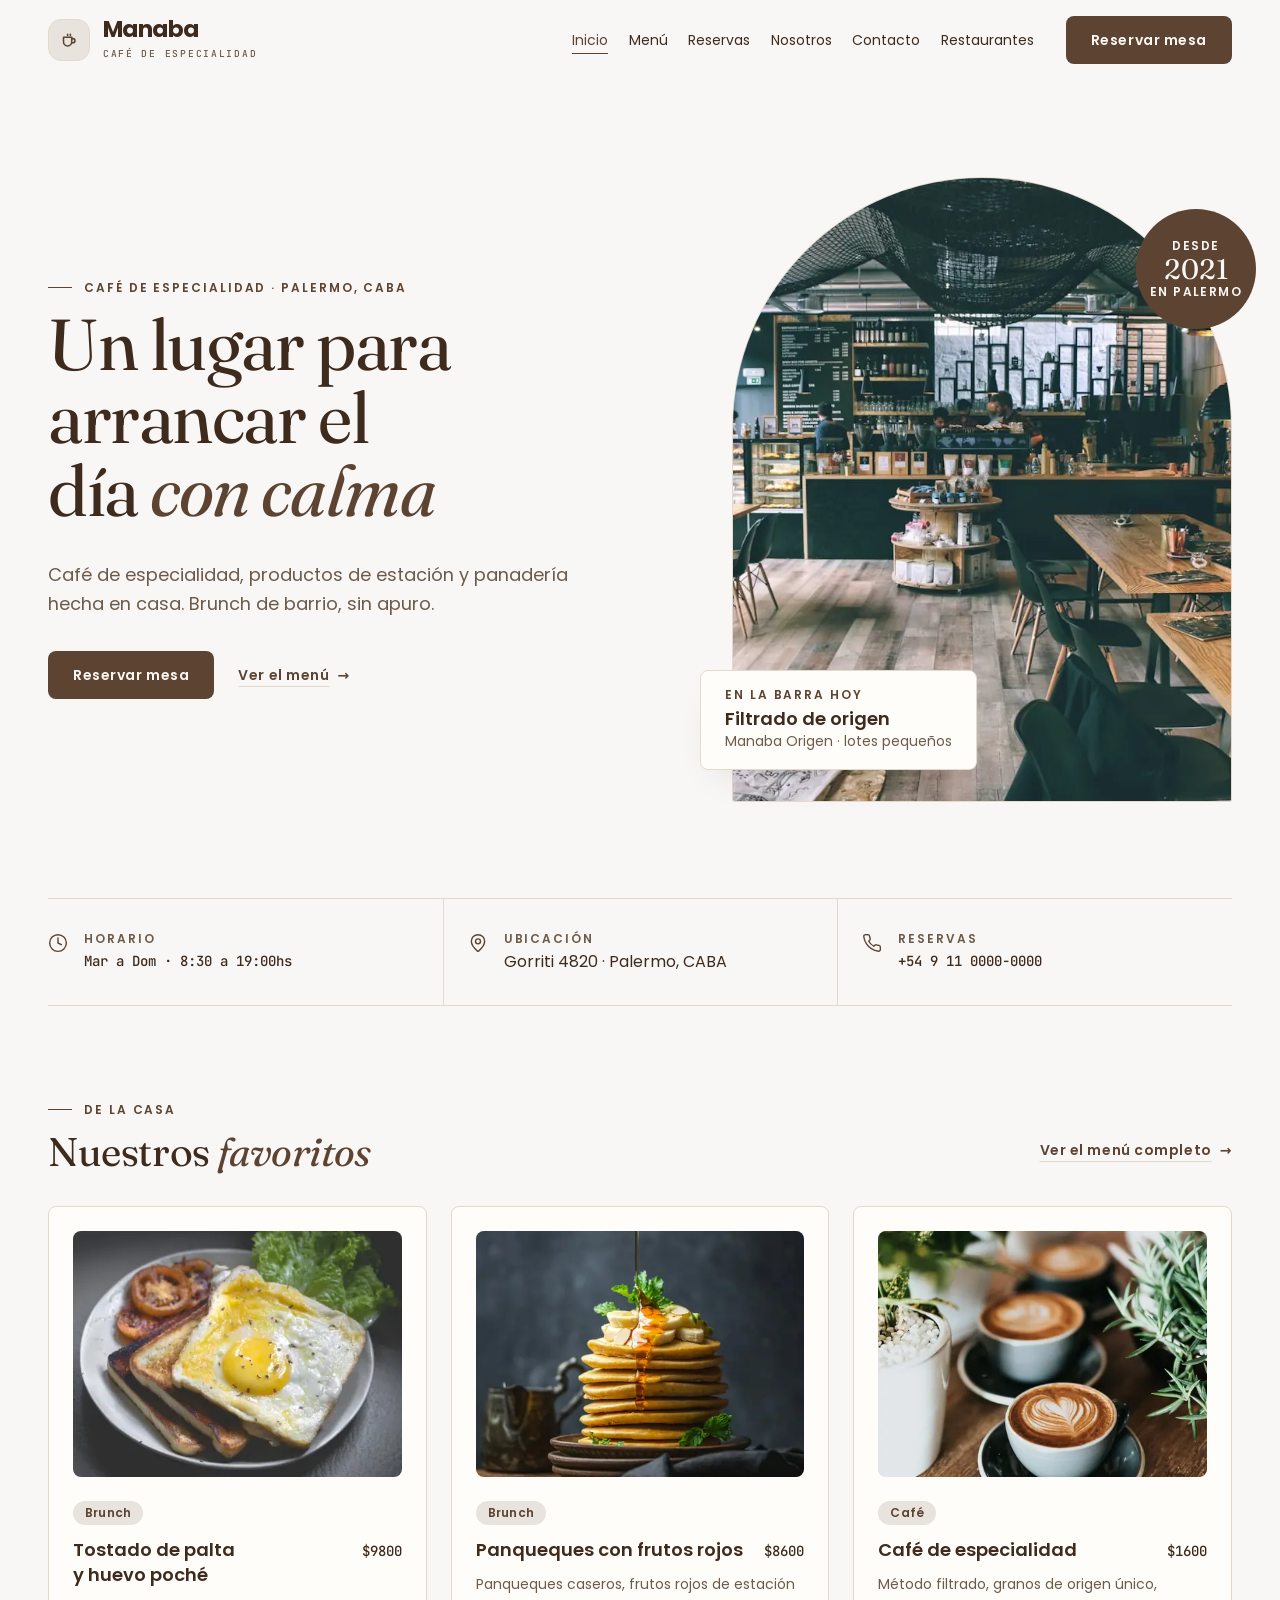
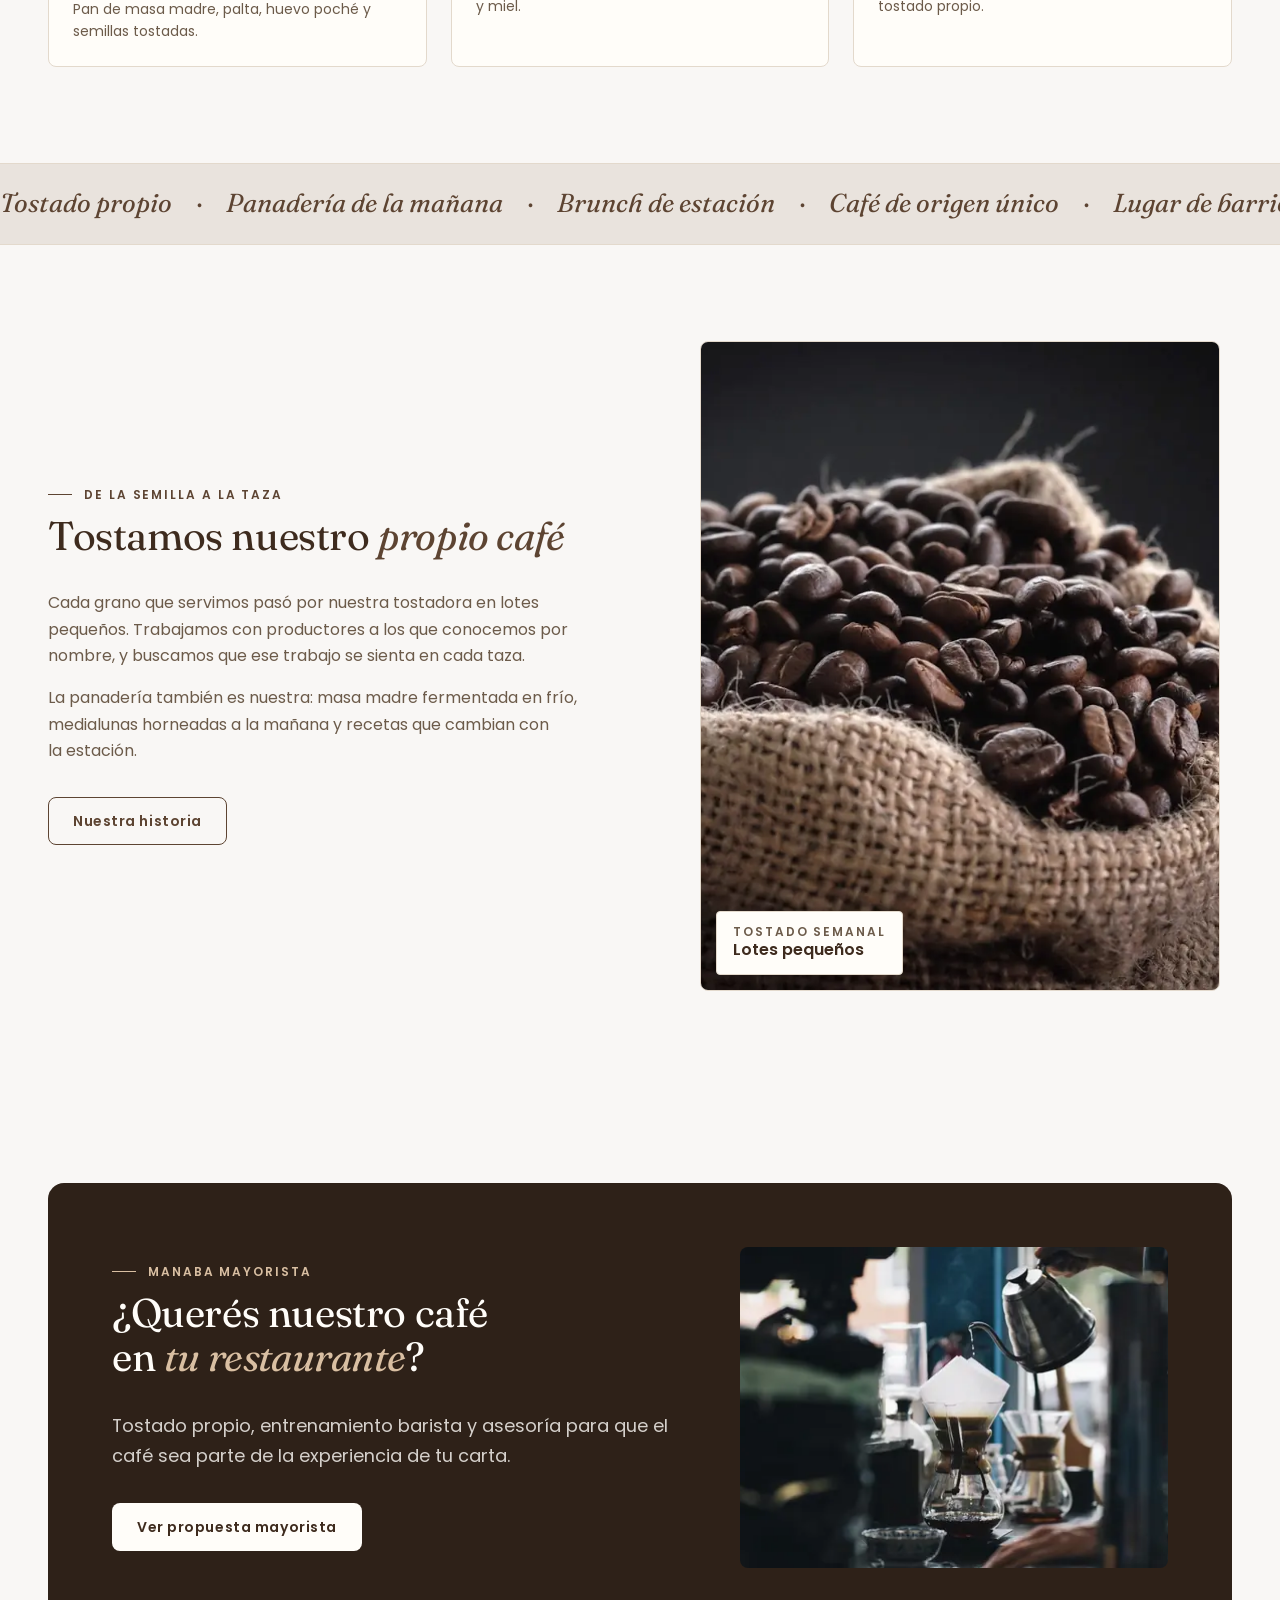
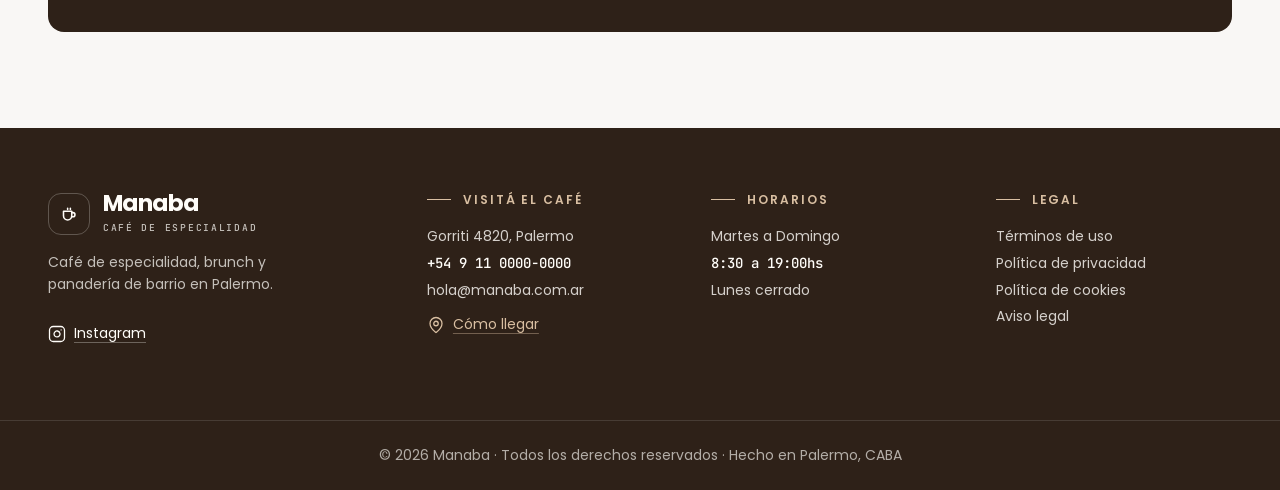
<file: index.html>
<!DOCTYPE html>
<html lang="es">
<head>
  <meta charset="UTF-8">
  <meta name="viewport" content="width=device-width, initial-scale=1.0">
  <title>Manaba | Café de especialidad</title>
  <meta name="description" content="Manaba: café de especialidad y brunch de barrio, con panadería propia y productos de estación. Un lugar para arrancar el día con calma.">

  <link rel="canonical" href="https://sebbasv.github.io/Manaba.github.io/">
  <meta name="theme-color" content="#F9F7F5">
  <meta property="og:type" content="website">
  <meta property="og:site_name" content="Manaba">
  <meta property="og:locale" content="es_AR">
  <meta property="og:title" content="Manaba | Café de especialidad">
  <meta property="og:description" content="Manaba: café de especialidad y brunch de barrio, con panadería propia y productos de estación. Un lugar para arrancar el día con calma.">
  <meta property="og:url" content="https://sebbasv.github.io/Manaba.github.io/">
  <meta property="og:image" content="https://sebbasv.github.io/Manaba.github.io/img/og-manaba.jpg">
  <meta property="og:image:width" content="1200">
  <meta property="og:image:height" content="630">
  <meta property="og:image:alt" content="Manaba, café de especialidad en Palermo: logo, el lema «Un lugar para arrancar el día con calma» y el interior del local">
  <meta name="twitter:card" content="summary_large_image">

  <script>document.documentElement.classList.add('js');</script>

  <link rel="icon" href="img/favicon.svg" type="image/svg+xml">
  <link rel="apple-touch-icon" href="img/apple-touch-icon.png">
  <link rel="preload" href="fonts/poppins-400-latin.woff2" as="font" type="font/woff2" crossorigin>
  <link rel="preload" href="fonts/poppins-600-latin.woff2" as="font" type="font/woff2" crossorigin>

  <link rel="preconnect" href="https://fonts.googleapis.com">
  <link rel="preconnect" href="https://fonts.gstatic.com" crossorigin>
  <link href="https://fonts.googleapis.com/css2?family=Fraunces:ital,opsz,wght@0,9..144,400;0,9..144,500;1,9..144,400&amp;display=swap" rel="stylesheet">
  <link rel="stylesheet" href="css/main.css">

  <script type="application/ld+json">
  {
    "@context": "https://schema.org",
    "@type": "CafeOrCoffeeShop",
    "name": "Manaba",
    "description": "Café de especialidad y brunch de barrio, con panadería propia y productos de estación.",
    "url": "https://sebbasv.github.io/Manaba.github.io/",
    "image": "https://sebbasv.github.io/Manaba.github.io/img/og-manaba.jpg",
    "logo": "https://sebbasv.github.io/Manaba.github.io/img/apple-touch-icon.png",
    "telephone": "+54 9 11 0000-0000",
    "email": "hola@manaba.com.ar",
    "priceRange": "$$",
    "servesCuisine": [
      "Café de especialidad",
      "Brunch",
      "Panadería"
    ],
    "acceptsReservations": true,
    "menu": "https://sebbasv.github.io/Manaba.github.io/pages/menu.html",
    "address": {
      "@type": "PostalAddress",
      "streetAddress": "Gorriti 4820",
      "addressLocality": "Palermo",
      "addressRegion": "Ciudad Autónoma de Buenos Aires",
      "addressCountry": "AR"
    },
    "openingHoursSpecification": [
      {
        "@type": "OpeningHoursSpecification",
        "dayOfWeek": [
          "Tuesday",
          "Wednesday",
          "Thursday",
          "Friday",
          "Saturday",
          "Sunday"
        ],
        "opens": "08:30",
        "closes": "19:00"
      }
    ]
  }
  </script>
</head>
<body>

  <a class="skip-link" href="#contenido">Saltar al contenido</a>

  <header class="header">
    <div class="header__inner">
      <a href="index.html" class="header__logo" aria-label="Manaba — volver al inicio">
        <span class="header__logo-mark" aria-hidden="true">
          <svg viewBox="0 0 24 24" fill="none" stroke="currentColor" stroke-width="1.7" stroke-linecap="round" stroke-linejoin="round">
            <path d="M6 9h9v5a4.5 4.5 0 0 1-9 0Z"/>
            <path d="M15 10.5h1.2a2.3 2.3 0 0 1 0 4.6H15"/>
            <path d="M10.5 7V5.8M13.5 7V5.8"/>
          </svg>
        </span>
        <span>
          <span class="header__logo-text">Manaba</span>
          <span class="header__logo-sub">Café de especialidad</span>
        </span>
      </a>

      <button type="button" class="header__toggle" aria-label="Abrir menú" aria-expanded="false" aria-controls="navPrincipal">
        <span></span>
        <span></span>
      </button>

      <nav class="header__nav" id="navPrincipal" aria-label="Navegación principal">
        <ul>
          <li><a href="index.html" aria-current="page">Inicio</a></li>
          <li><a href="pages/menu.html">Menú</a></li>
          <li><a href="pages/reservas.html">Reservas</a></li>
          <li><a href="pages/nosotros.html">Nosotros</a></li>
          <li><a href="pages/contacto.html">Contacto</a></li>
          <li><a href="pages/restaurantes.html">Restaurantes</a></li>
        </ul>
        <a href="pages/reservas.html" class="btn btn--primary header__cta">Reservar mesa</a>
      </nav>
    </div>
  </header>

  <main id="contenido">
    <section class="hero">
      <div class="hero__content">
        <span class="hero__eyebrow">Café de especialidad · Palermo, CABA</span>
        <h1 class="hero__title">Un lugar para arrancar el día <em>con calma</em></h1>
        <p class="hero__text">Café de especialidad, productos de estación y panadería hecha en casa. Brunch de barrio, sin apuro.</p>
        <div class="hero__actions">
          <a href="pages/reservas.html" class="btn btn--primary">Reservar mesa</a>
          <a href="pages/menu.html" class="link-arrow"><span class="link-arrow__text">Ver el menú</span> <span class="link-arrow__icon" aria-hidden="true">→</span></a>
        </div>
      </div>

      <div class="hero__visual">
        <div class="hero__arch">
          <img src="img/foto-salon-barra-800.webp" srcset="img/foto-salon-barra-480.webp 480w, img/foto-salon-barra-800.webp 800w, img/foto-salon-barra-1200.webp 1200w" sizes="(min-width: 768px) 940px, calc(187.5vw - 60px)" width="1200" height="800" fetchpriority="high" alt="Salón de Manaba con mesas largas de madera y la barra de café al fondo">
        </div>
        <div class="hero__ticket" aria-hidden="true">
          <span class="hero__ticket-label">En la barra hoy</span>
          <strong>Filtrado de origen</strong>
          <span class="hero__ticket-note">Manaba Origen · lotes pequeños</span>
        </div>
        <div class="hero__badge" aria-hidden="true">
          <span class="hero__badge-text">Desde</span>
          <strong class="hero__badge-year">2021</strong>
          <span class="hero__badge-text">en Palermo</span>
        </div>
      </div>
    </section>

    <div class="info-franja" role="group" aria-label="Datos rápidos">
      <div class="info-franja__inner">
        <div class="info-franja__item">
          <svg viewBox="0 0 24 24" fill="none" stroke="currentColor" stroke-width="1.7" stroke-linecap="round" stroke-linejoin="round" aria-hidden="true"><circle cx="12" cy="12" r="10"/><path d="M12 6v6l4 2"/></svg>
          <span>Horario</span>
          <strong class="num">Mar a Dom · 8:30 a 19:00hs</strong>
        </div>
        <div class="info-franja__item">
          <svg viewBox="0 0 24 24" fill="none" stroke="currentColor" stroke-width="1.7" stroke-linecap="round" stroke-linejoin="round" aria-hidden="true"><path d="M20 10c0 5-5.5 10.2-7.4 11.8a1 1 0 0 1-1.2 0C9.5 20.2 4 15 4 10a8 8 0 0 1 16 0"/><circle cx="12" cy="10" r="3"/></svg>
          <span>Ubicación</span>
          <strong>Gorriti 4820 · Palermo, CABA</strong>
        </div>
        <div class="info-franja__item">
          <svg viewBox="0 0 24 24" fill="none" stroke="currentColor" stroke-width="1.7" stroke-linecap="round" stroke-linejoin="round" aria-hidden="true"><path d="M22 16.9v3a2 2 0 0 1-2.2 2 19.8 19.8 0 0 1-8.6-3.1 19.5 19.5 0 0 1-6-6A19.8 19.8 0 0 1 2.1 4.2 2 2 0 0 1 4.1 2h3a2 2 0 0 1 2 1.7c.1 1 .4 1.9.7 2.8a2 2 0 0 1-.5 2.1L8.1 9.9a16 16 0 0 0 6 6l1.3-1.3a2 2 0 0 1 2.1-.4c.9.3 1.8.6 2.8.7a2 2 0 0 1 1.7 2Z"/></svg>
          <span>Reservas</span>
          <strong class="num">+54 9 11 0000-0000</strong>
        </div>
      </div>
    </div>

    <section class="destacados" aria-labelledby="destacados-title">
      <div class="destacados__head">
        <div>
          <span class="destacados__eyebrow">De la casa</span>
          <h2 class="destacados__title" id="destacados-title">Nuestros <em>favoritos</em></h2>
        </div>
        <a href="pages/menu.html" class="link-arrow"><span class="link-arrow__text">Ver el menú completo</span> <span class="link-arrow__icon" aria-hidden="true">→</span></a>
      </div>

      <div class="destacados__grid reveal-stagger">
        <article class="card-plato">
          <div class="card-plato__media">
            <img src="img/foto-tostado-huevo-800.webp" srcset="img/foto-tostado-huevo-480.webp 480w, img/foto-tostado-huevo-800.webp 800w, img/foto-tostado-huevo-1200.webp 1200w" sizes="(min-width: 1024px) 380px, (min-width: 768px) 50vw, 100vw" width="1200" height="800" loading="lazy" decoding="async" alt="Tostadas de pan con huevo, tomates asados y hojas verdes">
          </div>
          <div class="card-plato__body">
            <span class="tag">Brunch</span>
            <div class="card-plato__head">
              <h3 class="card-plato__title">Tostado de palta y huevo poché</h3>
              <p class="card-plato__precio">$9800</p>
            </div>
            <p class="card-plato__desc">Pan de masa madre, palta, huevo poché y semillas tostadas.</p>
          </div>
        </article>

        <article class="card-plato">
          <div class="card-plato__media">
            <img src="img/foto-panqueques-800.webp" srcset="img/foto-panqueques-480.webp 480w, img/foto-panqueques-800.webp 800w, img/foto-panqueques-1200.webp 1200w" sizes="(min-width: 1024px) 380px, (min-width: 768px) 50vw, 100vw" width="1200" height="1450" loading="lazy" decoding="async" style="--focal: 50% 62%" alt="Pila de panqueques con banana y almíbar">
          </div>
          <div class="card-plato__body">
            <span class="tag">Brunch</span>
            <div class="card-plato__head">
              <h3 class="card-plato__title">Panqueques con frutos rojos</h3>
              <p class="card-plato__precio">$8600</p>
            </div>
            <p class="card-plato__desc">Panqueques caseros, frutos rojos de estación y miel.</p>
          </div>
        </article>

        <article class="card-plato">
          <div class="card-plato__media">
            <img src="img/foto-cafe-latte-800.webp" srcset="img/foto-cafe-latte-480.webp 480w, img/foto-cafe-latte-800.webp 800w, img/foto-cafe-latte-1200.webp 1200w" sizes="(min-width: 1024px) 380px, (min-width: 768px) 50vw, 100vw" width="1200" height="1800" loading="lazy" decoding="async" style="--focal: 50% 66%" alt="Dos cafés con arte latte sobre una mesa de madera">
          </div>
          <div class="card-plato__body">
            <span class="tag">Café</span>
            <div class="card-plato__head">
              <h3 class="card-plato__title">Café de especialidad</h3>
              <p class="card-plato__precio">$1600</p>
            </div>
            <p class="card-plato__desc">Método filtrado, granos de origen único, tostado propio.</p>
          </div>
        </article>
      </div>
    </section>

    <div class="marquee" aria-hidden="true">
      <div class="marquee__track">
        <div class="marquee__group">
          <span>Tostado propio</span>
          <span>Panadería de la mañana</span>
          <span>Brunch de estación</span>
          <span>Café de origen único</span>
          <span>Lugar de barrio</span>
        </div>
        <div class="marquee__group">
          <span>Tostado propio</span>
          <span>Panadería de la mañana</span>
          <span>Brunch de estación</span>
          <span>Café de origen único</span>
          <span>Lugar de barrio</span>
        </div>
      </div>
    </div>

    <section class="split" aria-labelledby="split-tostado">
      <div class="reveal">
        <span class="split__eyebrow">De la semilla a la taza</span>
        <h2 class="split__title" id="split-tostado">Tostamos nuestro <em>propio café</em></h2>
        <p class="split__text">Cada grano que servimos pasó por nuestra tostadora en lotes pequeños. Trabajamos con productores a los que conocemos por nombre, y buscamos que ese trabajo se sienta en cada taza.</p>
        <p class="split__text">La panadería también es nuestra: masa madre fermentada en frío, medialunas horneadas a la mañana y recetas que cambian con la estación.</p>
        <div class="split__actions">
          <a href="pages/nosotros.html" class="btn btn--ghost">Nuestra historia</a>
        </div>
      </div>
      <div class="split__media reveal">
        <figure>
          <img src="img/foto-granos-arpillera-800.webp" srcset="img/foto-granos-arpillera-480.webp 480w, img/foto-granos-arpillera-800.webp 800w, img/foto-granos-arpillera-1200.webp 1200w" sizes="(min-width: 600px) 975px, calc(187.5vw - 60px)" width="1200" height="800" loading="lazy" decoding="async" alt="Granos de café tostado en una bolsa de arpillera">
        </figure>
        <div class="split__card" aria-hidden="true">
          <span>Tostado semanal</span>
          <strong>Lotes pequeños</strong>
        </div>
      </div>
    </section>

    <section class="cta-band reveal" aria-labelledby="cta-mayorista">
      <div class="cta-band__inner">
        <div>
          <span class="cta-band__eyebrow">Manaba Mayorista</span>
          <h2 class="cta-band__title" id="cta-mayorista">¿Querés nuestro café en <em>tu restaurante</em>?</h2>
          <p class="cta-band__text">Tostado propio, entrenamiento barista y asesoría para que el café sea parte de la experiencia de tu carta.</p>
          <div class="cta-band__actions">
            <a href="pages/restaurantes.html" class="btn btn--light">Ver propuesta mayorista</a>
          </div>
        </div>
        <div class="cta-band__media">
          <img src="img/foto-cafe-filtrado-800.webp" srcset="img/foto-cafe-filtrado-480.webp 480w, img/foto-cafe-filtrado-800.webp 800w, img/foto-cafe-filtrado-1200.webp 1200w" sizes="480px" width="1200" height="800" loading="lazy" decoding="async" alt="Barista preparando café filtrado con una pava de pico fino">
        </div>
      </div>
    </section>
  </main>

  <footer class="footer">
    <div class="footer__inner">
      <div>
        <div class="footer__brand">
          <span class="footer__brand-mark" aria-hidden="true">
            <svg viewBox="0 0 24 24" fill="none" stroke="currentColor" stroke-width="1.7" stroke-linecap="round" stroke-linejoin="round">
              <path d="M6 9h9v5a4.5 4.5 0 0 1-9 0Z"/>
              <path d="M15 10.5h1.2a2.3 2.3 0 0 1 0 4.6H15"/>
              <path d="M10.5 7V5.8M13.5 7V5.8"/>
            </svg>
          </span>
          <span>
            <span class="footer__brand-text">Manaba</span>
            <span class="footer__brand-sub">Café de especialidad</span>
          </span>
        </div>
        <p class="footer__tagline">Café de especialidad, brunch y panadería de barrio en Palermo.</p>
        <div class="footer__social">
          <a class="footer__link" href="https://www.instagram.com/" target="_blank" rel="noopener noreferrer" aria-label="Instagram de Manaba (se abre en una pestaña nueva)">
            <svg viewBox="0 0 24 24" fill="none" stroke="currentColor" stroke-width="1.7" stroke-linecap="round" stroke-linejoin="round" aria-hidden="true"><rect x="2" y="2" width="20" height="20" rx="5"/><path d="M16 11.37A4 4 0 1 1 12.63 8 4 4 0 0 1 16 11.37Z"/><path d="M17.5 6.5h.01"/></svg>
            <span>Instagram</span>
          </a>
        </div>
      </div>

      <div>
        <p class="footer__title">Visitá el café</p>
        <p class="footer__text">Gorriti 4820, Palermo<br><span class="num">+54 9 11 0000-0000</span><br>hola@manaba.com.ar</p>
        <a class="footer__link" href="https://www.google.com/maps/search/?api=1&amp;query=Gorriti+4820%2C+Palermo%2C+CABA" target="_blank" rel="noopener noreferrer" aria-label="Cómo llegar (se abre Google Maps en una pestaña nueva)">
          <svg viewBox="0 0 24 24" fill="none" stroke="currentColor" stroke-width="1.7" stroke-linecap="round" stroke-linejoin="round" aria-hidden="true"><path d="M20 10c0 5-5.5 10.2-7.4 11.8a1 1 0 0 1-1.2 0C9.5 20.2 4 15 4 10a8 8 0 0 1 16 0"/><circle cx="12" cy="10" r="3"/></svg>
          <span>Cómo llegar</span>
        </a>
      </div>

      <div>
        <p class="footer__title">Horarios</p>
        <p class="footer__text">Martes a Domingo<br><span class="num">8:30 a 19:00hs</span><br>Lunes cerrado</p>
      </div>

      <div>
        <p class="footer__title">Legal</p>
        <p class="footer__text">
          <a href="pages/terminos.html">Términos de uso</a><br>
          <a href="pages/privacidad.html">Política de privacidad</a><br>
          <a href="pages/cookies.html">Política de cookies</a><br>
          <a href="pages/aviso-legal.html">Aviso legal</a>
        </p>
      </div>
    </div>
    <p class="footer__legal" data-anio>© 2026 Manaba · Todos los derechos reservados · Hecho en Palermo, CABA</p>
  </footer>

  <script src="js/main.js"></script>
</body>
</html>
</file>
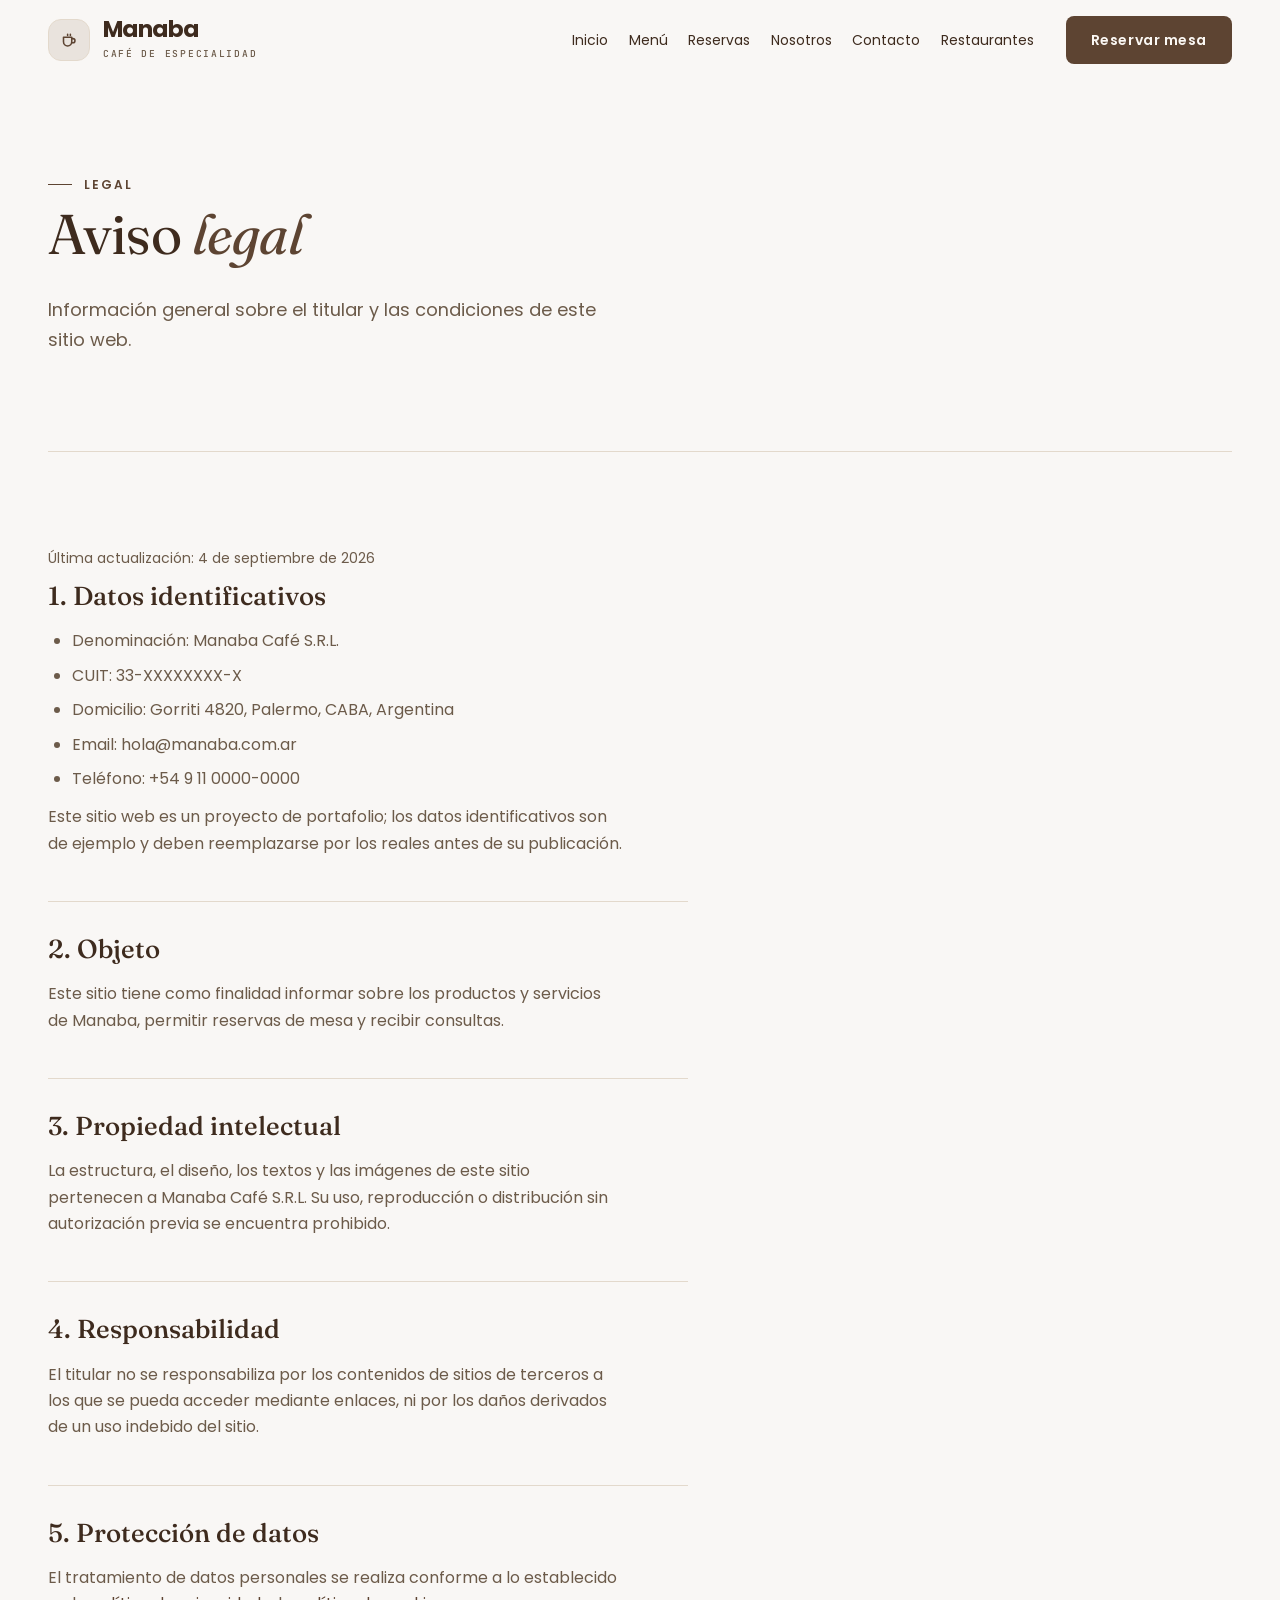
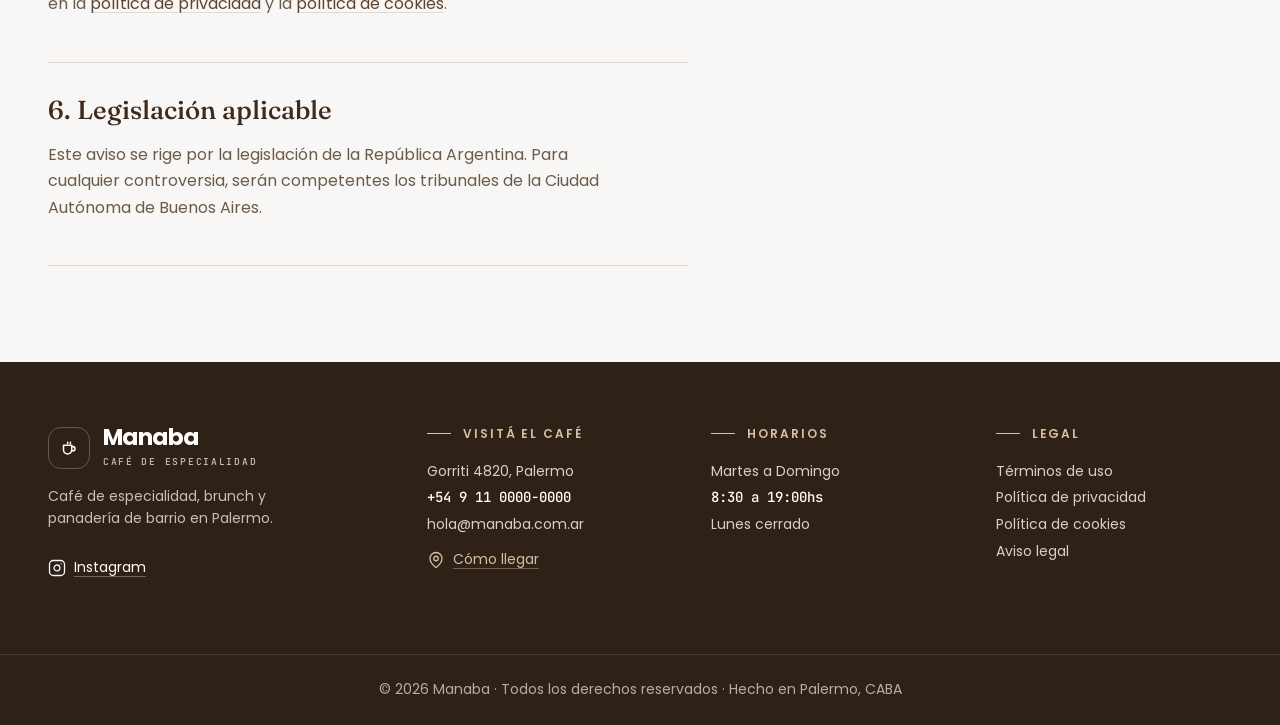
<file: pages/aviso-legal.html>
<!DOCTYPE html>
<html lang="es">
<head>
  <meta charset="UTF-8">
  <meta name="viewport" content="width=device-width, initial-scale=1.0">
  <title>Aviso legal | Manaba</title>
  <meta name="description" content="Aviso legal del sitio web de Manaba: datos identificativos, objeto y responsabilidad.">

  <link rel="canonical" href="https://sebbasv.github.io/Manaba.github.io/pages/aviso-legal.html">
  <meta name="theme-color" content="#F9F7F5">
  <meta property="og:type" content="website">
  <meta property="og:site_name" content="Manaba">
  <meta property="og:locale" content="es_AR">
  <meta property="og:title" content="Aviso legal | Manaba">
  <meta property="og:description" content="Aviso legal del sitio web de Manaba: datos identificativos, objeto y responsabilidad.">
  <meta property="og:url" content="https://sebbasv.github.io/Manaba.github.io/pages/aviso-legal.html">
  <meta property="og:image" content="https://sebbasv.github.io/Manaba.github.io/img/og-manaba.jpg">
  <meta property="og:image:width" content="1200">
  <meta property="og:image:height" content="630">
  <meta property="og:image:alt" content="Manaba, café de especialidad en Palermo: logo, el lema «Un lugar para arrancar el día con calma» y el interior del local">
  <meta name="twitter:card" content="summary_large_image">

  <script>document.documentElement.classList.add('js');</script>

  <link rel="icon" href="../img/favicon.svg" type="image/svg+xml">
  <link rel="apple-touch-icon" href="../img/apple-touch-icon.png">
  <link rel="preload" href="../fonts/poppins-400-latin.woff2" as="font" type="font/woff2" crossorigin>
  <link rel="preload" href="../fonts/poppins-600-latin.woff2" as="font" type="font/woff2" crossorigin>

  <link rel="preconnect" href="https://fonts.googleapis.com">
  <link rel="preconnect" href="https://fonts.gstatic.com" crossorigin>
  <link href="https://fonts.googleapis.com/css2?family=Fraunces:ital,opsz,wght@0,9..144,400;0,9..144,500;1,9..144,400&amp;display=swap" rel="stylesheet">
  <link rel="stylesheet" href="../css/main.css">
</head>
<body>

  <a class="skip-link" href="#contenido">Saltar al contenido</a>

  <header class="header">
    <div class="header__inner">
      <a href="../index.html" class="header__logo" aria-label="Manaba — volver al inicio">
        <span class="header__logo-mark" aria-hidden="true">
          <svg viewBox="0 0 24 24" fill="none" stroke="currentColor" stroke-width="1.7" stroke-linecap="round" stroke-linejoin="round">
            <path d="M6 9h9v5a4.5 4.5 0 0 1-9 0Z"/>
            <path d="M15 10.5h1.2a2.3 2.3 0 0 1 0 4.6H15"/>
            <path d="M10.5 7V5.8M13.5 7V5.8"/>
          </svg>
        </span>
        <span>
          <span class="header__logo-text">Manaba</span>
          <span class="header__logo-sub">Café de especialidad</span>
        </span>
      </a>

      <button type="button" class="header__toggle" aria-label="Abrir menú" aria-expanded="false" aria-controls="navPrincipal">
        <span></span>
        <span></span>
      </button>

      <nav class="header__nav" id="navPrincipal" aria-label="Navegación principal">
        <ul>
          <li><a href="../index.html">Inicio</a></li>
          <li><a href="menu.html">Menú</a></li>
          <li><a href="reservas.html">Reservas</a></li>
          <li><a href="nosotros.html">Nosotros</a></li>
          <li><a href="contacto.html">Contacto</a></li>
          <li><a href="restaurantes.html">Restaurantes</a></li>
        </ul>
        <a href="reservas.html" class="btn btn--primary header__cta">Reservar mesa</a>
      </nav>
    </div>
  </header>

  <main id="contenido">
    <section class="pagina-hero">
      <div class="pagina-hero__inner">
        <span class="pagina-hero__eyebrow">Legal</span>
        <h1 class="pagina-hero__title">Aviso <em>legal</em></h1>
        <p class="pagina-hero__text">Información general sobre el titular y las condiciones de este sitio web.</p>
      </div>
    </section>

    <div class="contenido-legal">
      <p class="contenido-legal__fecha">Última actualización: 4 de septiembre de 2026</p>

      <section>
        <h2>1. Datos identificativos</h2>
        <ul>
          <li>Denominación: Manaba Café S.R.L.</li>
          <li>CUIT: 33-XXXXXXXX-X</li>
          <li>Domicilio: Gorriti 4820, Palermo, CABA, Argentina</li>
          <li>Email: hola@manaba.com.ar</li>
          <li>Teléfono: +54 9 11 0000-0000</li>
        </ul>
        <p>Este sitio web es un proyecto de portafolio; los datos identificativos son de ejemplo y deben reemplazarse por los reales antes de su publicación.</p>
      </section>

      <section>
        <h2>2. Objeto</h2>
        <p>Este sitio tiene como finalidad informar sobre los productos y servicios de Manaba, permitir reservas de mesa y recibir consultas.</p>
      </section>

      <section>
        <h2>3. Propiedad intelectual</h2>
        <p>La estructura, el diseño, los textos y las imágenes de este sitio pertenecen a Manaba Café S.R.L. Su uso, reproducción o distribución sin autorización previa se encuentra prohibido.</p>
      </section>

      <section>
        <h2>4. Responsabilidad</h2>
        <p>El titular no se responsabiliza por los contenidos de sitios de terceros a los que se pueda acceder mediante enlaces, ni por los daños derivados de un uso indebido del sitio.</p>
      </section>

      <section>
        <h2>5. Protección de datos</h2>
        <p>El tratamiento de datos personales se realiza conforme a lo establecido en la <a href="privacidad.html">política de privacidad</a> y la <a href="cookies.html">política de cookies</a>.</p>
      </section>

      <section>
        <h2>6. Legislación aplicable</h2>
        <p>Este aviso se rige por la legislación de la República Argentina. Para cualquier controversia, serán competentes los tribunales de la Ciudad Autónoma de Buenos Aires.</p>
      </section>
    </div>
  </main>

  <footer class="footer">
    <div class="footer__inner">
      <div>
        <div class="footer__brand">
          <span class="footer__brand-mark" aria-hidden="true">
            <svg viewBox="0 0 24 24" fill="none" stroke="currentColor" stroke-width="1.7" stroke-linecap="round" stroke-linejoin="round">
              <path d="M6 9h9v5a4.5 4.5 0 0 1-9 0Z"/>
              <path d="M15 10.5h1.2a2.3 2.3 0 0 1 0 4.6H15"/>
              <path d="M10.5 7V5.8M13.5 7V5.8"/>
            </svg>
          </span>
          <span>
            <span class="footer__brand-text">Manaba</span>
            <span class="footer__brand-sub">Café de especialidad</span>
          </span>
        </div>
        <p class="footer__tagline">Café de especialidad, brunch y panadería de barrio en Palermo.</p>
        <div class="footer__social">
          <a class="footer__link" href="https://www.instagram.com/" target="_blank" rel="noopener noreferrer" aria-label="Instagram de Manaba (se abre en una pestaña nueva)">
            <svg viewBox="0 0 24 24" fill="none" stroke="currentColor" stroke-width="1.7" stroke-linecap="round" stroke-linejoin="round" aria-hidden="true"><rect x="2" y="2" width="20" height="20" rx="5"/><path d="M16 11.37A4 4 0 1 1 12.63 8 4 4 0 0 1 16 11.37Z"/><path d="M17.5 6.5h.01"/></svg>
            <span>Instagram</span>
          </a>
        </div>
      </div>

      <div>
        <p class="footer__title">Visitá el café</p>
        <p class="footer__text">Gorriti 4820, Palermo<br><span class="num">+54 9 11 0000-0000</span><br>hola@manaba.com.ar</p>
        <a class="footer__link" href="https://www.google.com/maps/search/?api=1&amp;query=Gorriti+4820%2C+Palermo%2C+CABA" target="_blank" rel="noopener noreferrer" aria-label="Cómo llegar (se abre Google Maps en una pestaña nueva)">
          <svg viewBox="0 0 24 24" fill="none" stroke="currentColor" stroke-width="1.7" stroke-linecap="round" stroke-linejoin="round" aria-hidden="true"><path d="M20 10c0 5-5.5 10.2-7.4 11.8a1 1 0 0 1-1.2 0C9.5 20.2 4 15 4 10a8 8 0 0 1 16 0"/><circle cx="12" cy="10" r="3"/></svg>
          <span>Cómo llegar</span>
        </a>
      </div>

      <div>
        <p class="footer__title">Horarios</p>
        <p class="footer__text">Martes a Domingo<br><span class="num">8:30 a 19:00hs</span><br>Lunes cerrado</p>
      </div>

      <div>
        <p class="footer__title">Legal</p>
        <p class="footer__text">
          <a href="terminos.html">Términos de uso</a><br>
          <a href="privacidad.html">Política de privacidad</a><br>
          <a href="cookies.html">Política de cookies</a><br>
          <a href="aviso-legal.html">Aviso legal</a>
        </p>
      </div>
    </div>
    <p class="footer__legal" data-anio>© 2026 Manaba · Todos los derechos reservados · Hecho en Palermo, CABA</p>
  </footer>

  <script src="../js/main.js"></script>
</body>
</html>
</file>
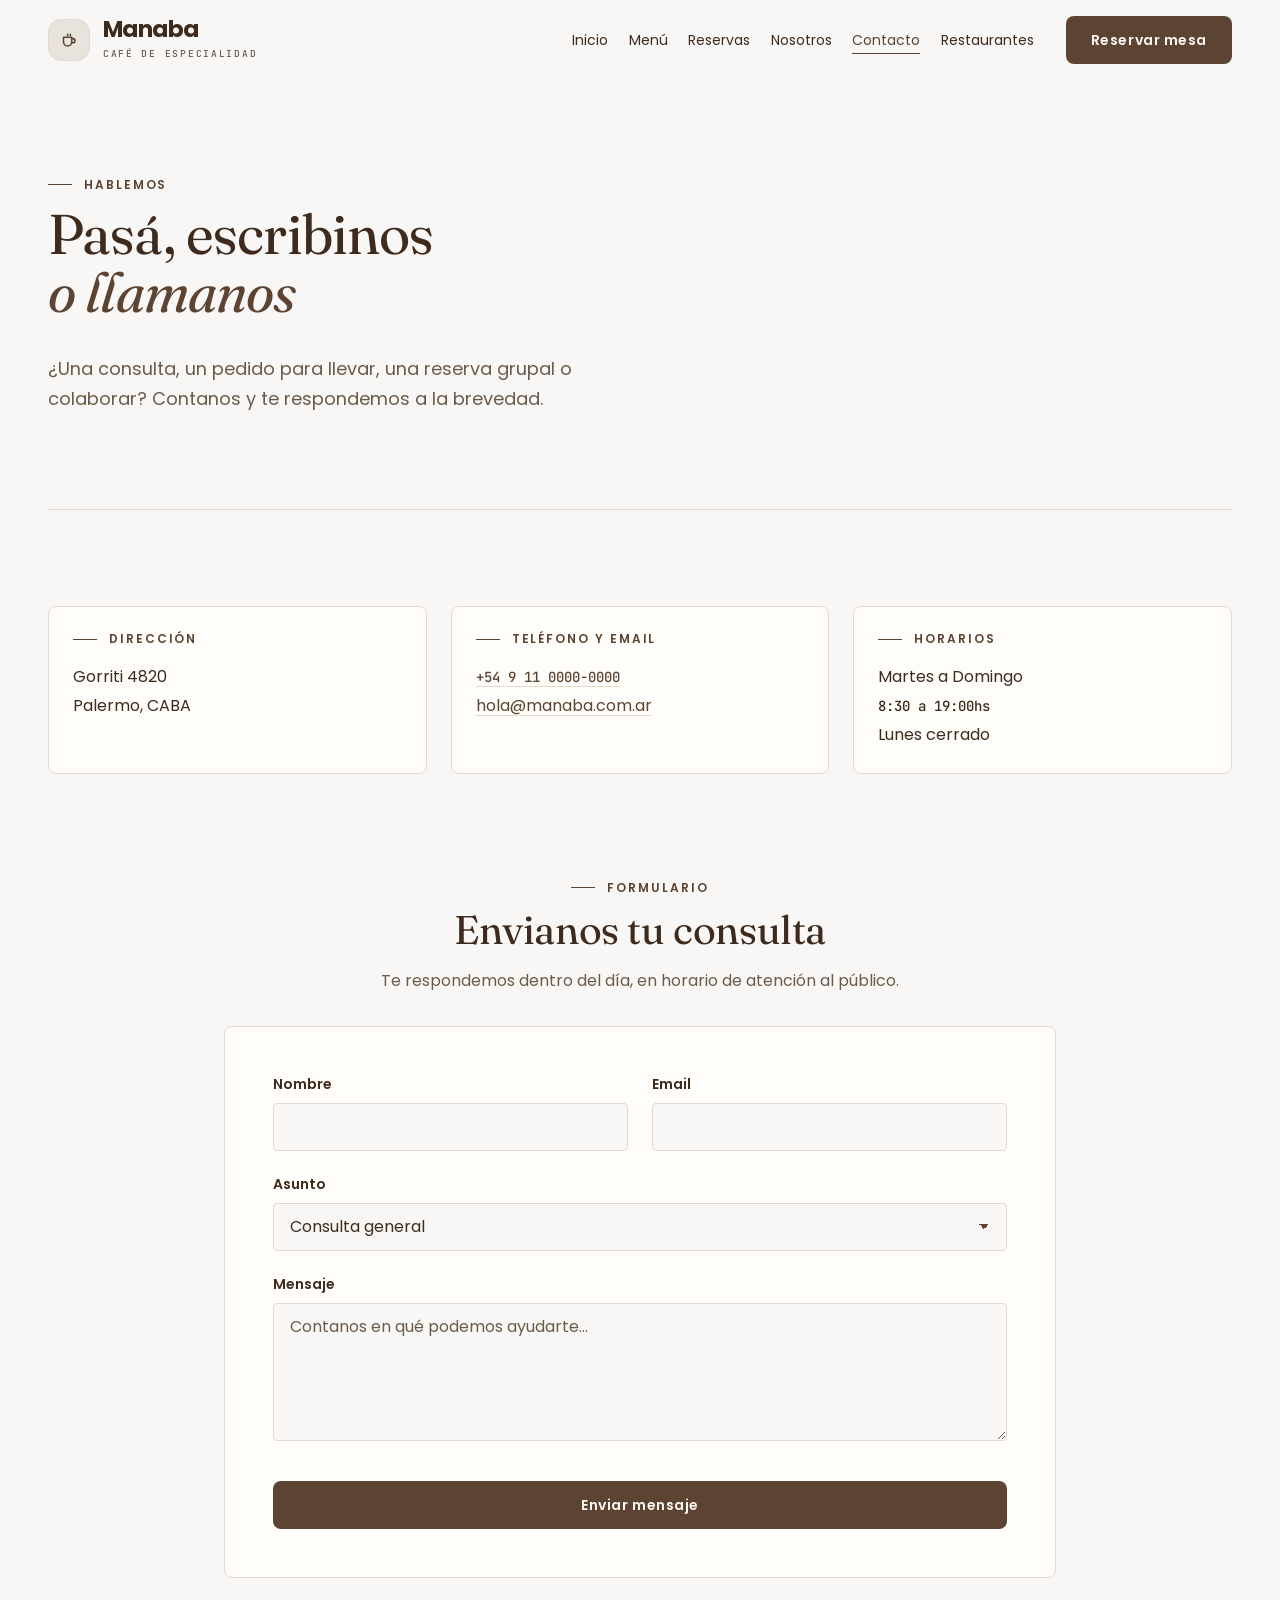
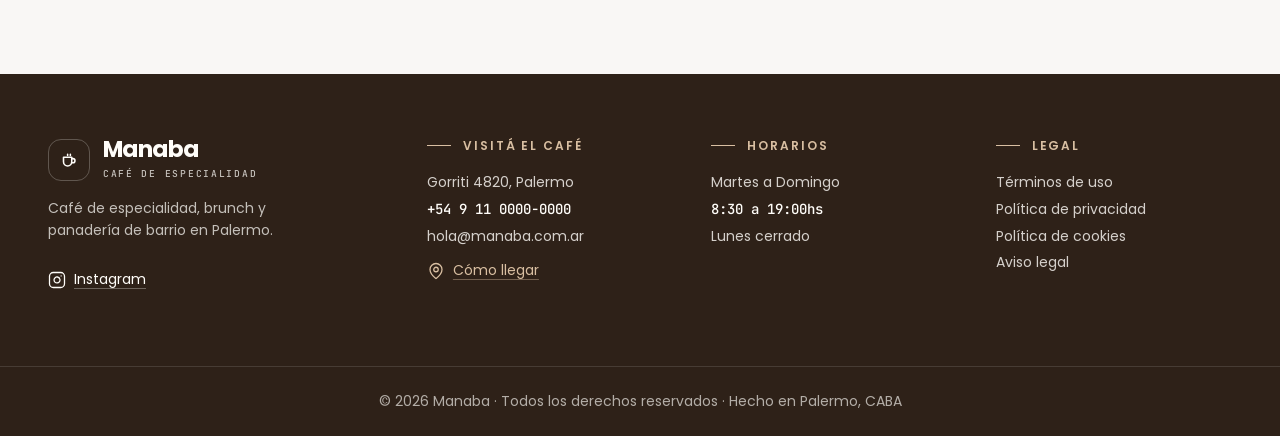
<file: pages/contacto.html>
<!DOCTYPE html>
<html lang="es">
<head>
  <meta charset="UTF-8">
  <meta name="viewport" content="width=device-width, initial-scale=1.0">
  <title>Contacto | Manaba — Café de especialidad y brunch</title>
  <meta name="description" content="Contactate con Manaba: dirección, teléfono, email y formulario de contacto del café de especialidad en Palermo, CABA.">

  <link rel="canonical" href="https://sebbasv.github.io/Manaba.github.io/pages/contacto.html">
  <meta name="theme-color" content="#F9F7F5">
  <meta property="og:type" content="website">
  <meta property="og:site_name" content="Manaba">
  <meta property="og:locale" content="es_AR">
  <meta property="og:title" content="Contacto | Manaba — Café de especialidad y brunch">
  <meta property="og:description" content="Contactate con Manaba: dirección, teléfono, email y formulario de contacto del café de especialidad en Palermo, CABA.">
  <meta property="og:url" content="https://sebbasv.github.io/Manaba.github.io/pages/contacto.html">
  <meta property="og:image" content="https://sebbasv.github.io/Manaba.github.io/img/og-manaba.jpg">
  <meta property="og:image:width" content="1200">
  <meta property="og:image:height" content="630">
  <meta property="og:image:alt" content="Manaba, café de especialidad en Palermo: logo, el lema «Un lugar para arrancar el día con calma» y el interior del local">
  <meta name="twitter:card" content="summary_large_image">

  <script>document.documentElement.classList.add('js');</script>

  <link rel="icon" href="../img/favicon.svg" type="image/svg+xml">
  <link rel="apple-touch-icon" href="../img/apple-touch-icon.png">
  <link rel="preload" href="../fonts/poppins-400-latin.woff2" as="font" type="font/woff2" crossorigin>
  <link rel="preload" href="../fonts/poppins-600-latin.woff2" as="font" type="font/woff2" crossorigin>

  <link rel="preconnect" href="https://fonts.googleapis.com">
  <link rel="preconnect" href="https://fonts.gstatic.com" crossorigin>
  <link href="https://fonts.googleapis.com/css2?family=Fraunces:ital,opsz,wght@0,9..144,400;0,9..144,500;1,9..144,400&amp;display=swap" rel="stylesheet">
  <link rel="stylesheet" href="../css/main.css">
</head>
<body>

  <a class="skip-link" href="#contenido">Saltar al contenido</a>

  <header class="header">
    <div class="header__inner">
      <a href="../index.html" class="header__logo" aria-label="Manaba — volver al inicio">
        <span class="header__logo-mark" aria-hidden="true">
          <svg viewBox="0 0 24 24" fill="none" stroke="currentColor" stroke-width="1.7" stroke-linecap="round" stroke-linejoin="round">
            <path d="M6 9h9v5a4.5 4.5 0 0 1-9 0Z"/>
            <path d="M15 10.5h1.2a2.3 2.3 0 0 1 0 4.6H15"/>
            <path d="M10.5 7V5.8M13.5 7V5.8"/>
          </svg>
        </span>
        <span>
          <span class="header__logo-text">Manaba</span>
          <span class="header__logo-sub">Café de especialidad</span>
        </span>
      </a>

      <button type="button" class="header__toggle" aria-label="Abrir menú" aria-expanded="false" aria-controls="navPrincipal">
        <span></span>
        <span></span>
      </button>

      <nav class="header__nav" id="navPrincipal" aria-label="Navegación principal">
        <ul>
          <li><a href="../index.html">Inicio</a></li>
          <li><a href="menu.html">Menú</a></li>
          <li><a href="reservas.html">Reservas</a></li>
          <li><a href="nosotros.html">Nosotros</a></li>
          <li><a href="contacto.html" aria-current="page">Contacto</a></li>
          <li><a href="restaurantes.html">Restaurantes</a></li>
        </ul>
        <a href="reservas.html" class="btn btn--primary header__cta">Reservar mesa</a>
      </nav>
    </div>
  </header>

  <main id="contenido">
    <section class="pagina-hero">
      <div class="pagina-hero__inner">
        <span class="pagina-hero__eyebrow">Hablemos</span>
        <h1 class="pagina-hero__title">Pasá, escribinos <em>o llamanos</em></h1>
        <p class="pagina-hero__text">¿Una consulta, un pedido para llevar, una reserva grupal o colaborar? Contanos y te respondemos a la brevedad.</p>
      </div>
    </section>

    <section class="contacto-info reveal-stagger">
      <div class="card-contacto">
        <h2 class="card-contacto__title">Dirección</h2>
        <p class="card-contacto__text">Gorriti 4820<br>Palermo, CABA</p>
      </div>

      <div class="card-contacto">
        <h2 class="card-contacto__title">Teléfono y email</h2>
        <p class="card-contacto__text"><a class="num" href="tel:+5491100000000">+54 9 11 0000-0000</a><br><a href="mailto:hola@manaba.com.ar">hola@manaba.com.ar</a></p>
      </div>

      <div class="card-contacto">
        <h2 class="card-contacto__title">Horarios</h2>
        <p class="card-contacto__text">Martes a Domingo<br><span class="num">8:30 a 19:00hs</span><br>Lunes cerrado</p>
      </div>
    </section>

    <section class="contacto-form reveal">
      <div class="contacto-form__head">
        <span class="contacto-form__eyebrow">Formulario</span>
        <h2 class="contacto-form__title">Envianos tu consulta</h2>
        <p class="contacto-form__text">Te respondemos dentro del día, en horario de atención al público.</p>
      </div>

      <form class="formulario" action="#" method="post" aria-label="Formulario de contacto">
        <div class="formulario__row">
          <div class="formulario__field">
            <label for="nombre">Nombre</label>
            <input type="text" id="nombre" name="nombre" required>
          </div>
          <div class="formulario__field">
            <label for="email">Email</label>
            <input type="email" id="email" name="email" required>
          </div>
        </div>

        <div class="formulario__field">
          <label for="asunto">Asunto</label>
          <select id="asunto" name="asunto">
            <option value="consulta">Consulta general</option>
            <option value="pedido">Pedido / para llevar</option>
            <option value="grupo">Reserva grupal / evento</option>
            <option value="prensa">Prensa / colaboraciones</option>
          </select>
        </div>

        <div class="formulario__field">
          <label for="mensaje">Mensaje</label>
          <textarea id="mensaje" name="mensaje" rows="5" required placeholder="Contanos en qué podemos ayudarte..."></textarea>
        </div>

        <button type="submit" class="btn btn--primary formulario__submit">Enviar mensaje</button>
      </form>
    </section>
  </main>

  <footer class="footer">
    <div class="footer__inner">
      <div>
        <div class="footer__brand">
          <span class="footer__brand-mark" aria-hidden="true">
            <svg viewBox="0 0 24 24" fill="none" stroke="currentColor" stroke-width="1.7" stroke-linecap="round" stroke-linejoin="round">
              <path d="M6 9h9v5a4.5 4.5 0 0 1-9 0Z"/>
              <path d="M15 10.5h1.2a2.3 2.3 0 0 1 0 4.6H15"/>
              <path d="M10.5 7V5.8M13.5 7V5.8"/>
            </svg>
          </span>
          <span>
            <span class="footer__brand-text">Manaba</span>
            <span class="footer__brand-sub">Café de especialidad</span>
          </span>
        </div>
        <p class="footer__tagline">Café de especialidad, brunch y panadería de barrio en Palermo.</p>
        <div class="footer__social">
          <a class="footer__link" href="https://www.instagram.com/" target="_blank" rel="noopener noreferrer" aria-label="Instagram de Manaba (se abre en una pestaña nueva)">
            <svg viewBox="0 0 24 24" fill="none" stroke="currentColor" stroke-width="1.7" stroke-linecap="round" stroke-linejoin="round" aria-hidden="true"><rect x="2" y="2" width="20" height="20" rx="5"/><path d="M16 11.37A4 4 0 1 1 12.63 8 4 4 0 0 1 16 11.37Z"/><path d="M17.5 6.5h.01"/></svg>
            <span>Instagram</span>
          </a>
        </div>
      </div>

      <div>
        <p class="footer__title">Visitá el café</p>
        <p class="footer__text">Gorriti 4820, Palermo<br><span class="num">+54 9 11 0000-0000</span><br>hola@manaba.com.ar</p>
        <a class="footer__link" href="https://www.google.com/maps/search/?api=1&amp;query=Gorriti+4820%2C+Palermo%2C+CABA" target="_blank" rel="noopener noreferrer" aria-label="Cómo llegar (se abre Google Maps en una pestaña nueva)">
          <svg viewBox="0 0 24 24" fill="none" stroke="currentColor" stroke-width="1.7" stroke-linecap="round" stroke-linejoin="round" aria-hidden="true"><path d="M20 10c0 5-5.5 10.2-7.4 11.8a1 1 0 0 1-1.2 0C9.5 20.2 4 15 4 10a8 8 0 0 1 16 0"/><circle cx="12" cy="10" r="3"/></svg>
          <span>Cómo llegar</span>
        </a>
      </div>

      <div>
        <p class="footer__title">Horarios</p>
        <p class="footer__text">Martes a Domingo<br><span class="num">8:30 a 19:00hs</span><br>Lunes cerrado</p>
      </div>

      <div>
        <p class="footer__title">Legal</p>
        <p class="footer__text">
          <a href="terminos.html">Términos de uso</a><br>
          <a href="privacidad.html">Política de privacidad</a><br>
          <a href="cookies.html">Política de cookies</a><br>
          <a href="aviso-legal.html">Aviso legal</a>
        </p>
      </div>
    </div>
    <p class="footer__legal" data-anio>© 2026 Manaba · Todos los derechos reservados · Hecho en Palermo, CABA</p>
  </footer>

  <script src="../js/main.js"></script>
</body>
</html>
</file>
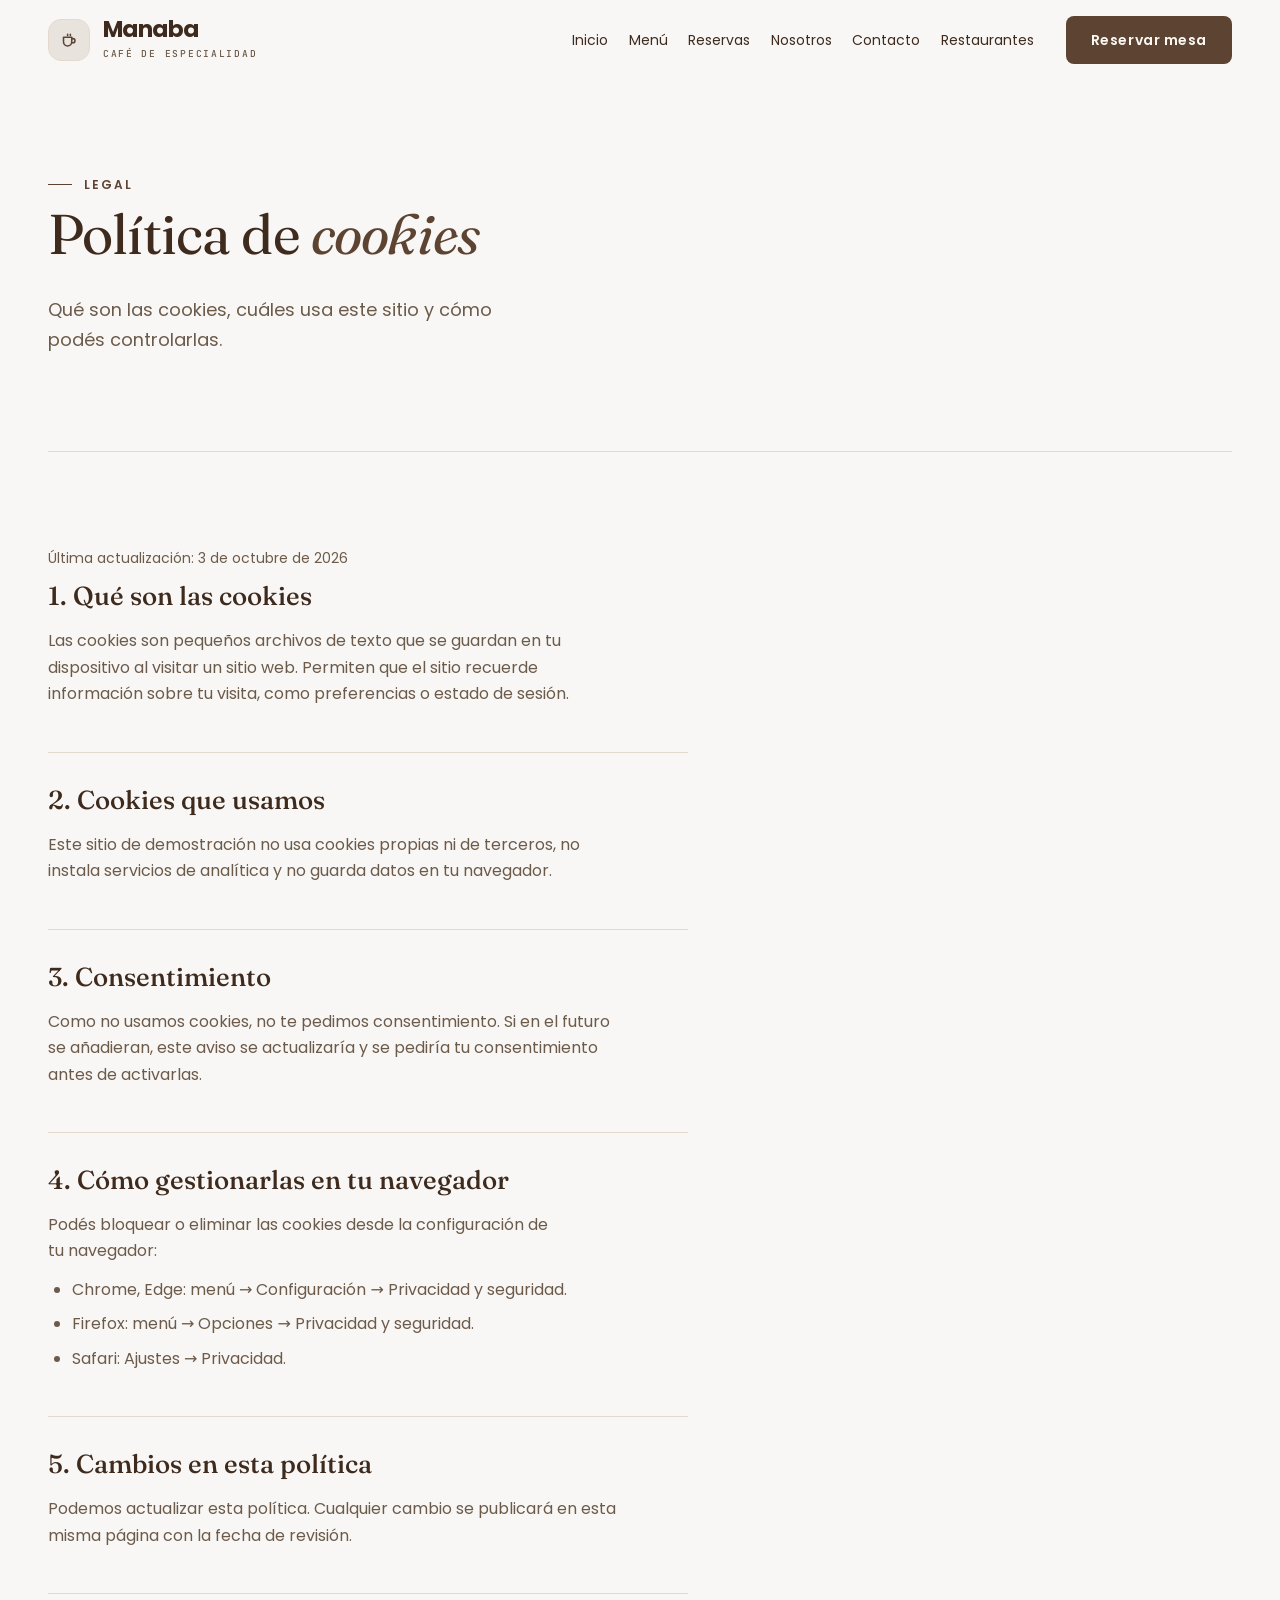
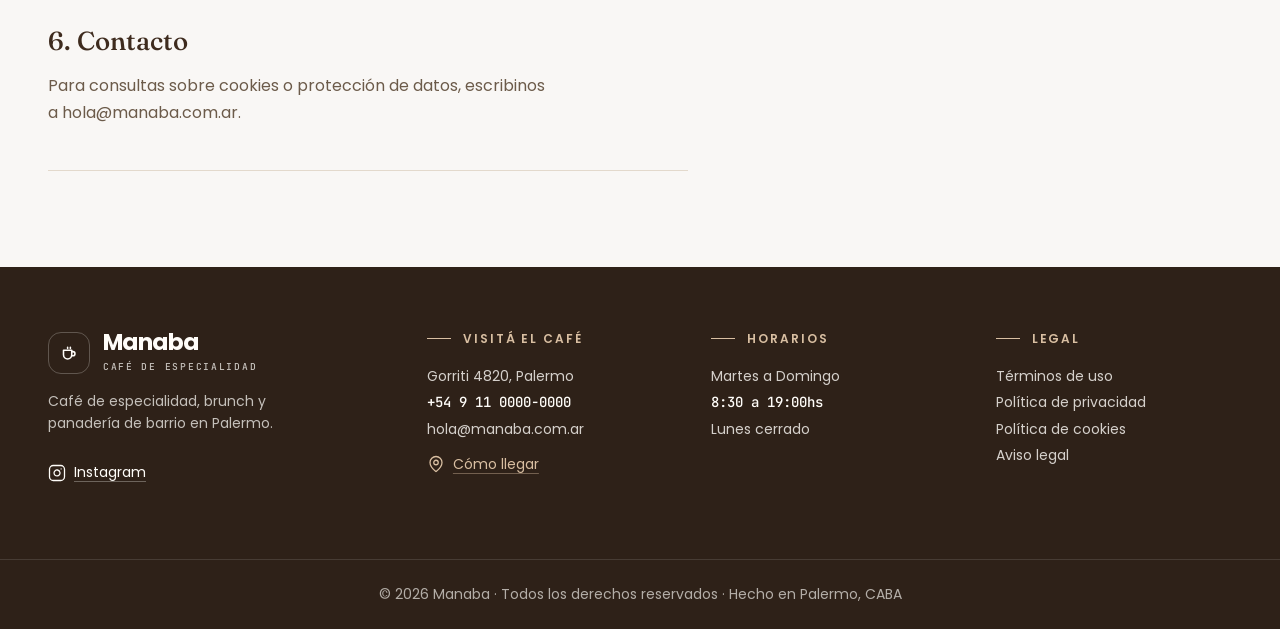
<file: pages/cookies.html>
<!DOCTYPE html>
<html lang="es">
<head>
  <meta charset="UTF-8">
  <meta name="viewport" content="width=device-width, initial-scale=1.0">
  <title>Política de cookies | Manaba</title>
  <meta name="description" content="Política de cookies del sitio web de Manaba: qué son, cuáles usamos y cómo gestionarlas.">

  <link rel="canonical" href="https://sebbasv.github.io/Manaba.github.io/pages/cookies.html">
  <meta name="theme-color" content="#F9F7F5">
  <meta property="og:type" content="website">
  <meta property="og:site_name" content="Manaba">
  <meta property="og:locale" content="es_AR">
  <meta property="og:title" content="Política de cookies | Manaba">
  <meta property="og:description" content="Política de cookies del sitio web de Manaba: qué son, cuáles usamos y cómo gestionarlas.">
  <meta property="og:url" content="https://sebbasv.github.io/Manaba.github.io/pages/cookies.html">
  <meta property="og:image" content="https://sebbasv.github.io/Manaba.github.io/img/og-manaba.jpg">
  <meta property="og:image:width" content="1200">
  <meta property="og:image:height" content="630">
  <meta property="og:image:alt" content="Manaba, café de especialidad en Palermo: logo, el lema «Un lugar para arrancar el día con calma» y el interior del local">
  <meta name="twitter:card" content="summary_large_image">

  <script>document.documentElement.classList.add('js');</script>

  <link rel="icon" href="../img/favicon.svg" type="image/svg+xml">
  <link rel="apple-touch-icon" href="../img/apple-touch-icon.png">
  <link rel="preload" href="../fonts/poppins-400-latin.woff2" as="font" type="font/woff2" crossorigin>
  <link rel="preload" href="../fonts/poppins-600-latin.woff2" as="font" type="font/woff2" crossorigin>

  <link rel="preconnect" href="https://fonts.googleapis.com">
  <link rel="preconnect" href="https://fonts.gstatic.com" crossorigin>
  <link href="https://fonts.googleapis.com/css2?family=Fraunces:ital,opsz,wght@0,9..144,400;0,9..144,500;1,9..144,400&amp;display=swap" rel="stylesheet">
  <link rel="stylesheet" href="../css/main.css">
</head>
<body>

  <a class="skip-link" href="#contenido">Saltar al contenido</a>

  <header class="header">
    <div class="header__inner">
      <a href="../index.html" class="header__logo" aria-label="Manaba — volver al inicio">
        <span class="header__logo-mark" aria-hidden="true">
          <svg viewBox="0 0 24 24" fill="none" stroke="currentColor" stroke-width="1.7" stroke-linecap="round" stroke-linejoin="round">
            <path d="M6 9h9v5a4.5 4.5 0 0 1-9 0Z"/>
            <path d="M15 10.5h1.2a2.3 2.3 0 0 1 0 4.6H15"/>
            <path d="M10.5 7V5.8M13.5 7V5.8"/>
          </svg>
        </span>
        <span>
          <span class="header__logo-text">Manaba</span>
          <span class="header__logo-sub">Café de especialidad</span>
        </span>
      </a>

      <button type="button" class="header__toggle" aria-label="Abrir menú" aria-expanded="false" aria-controls="navPrincipal">
        <span></span>
        <span></span>
      </button>

      <nav class="header__nav" id="navPrincipal" aria-label="Navegación principal">
        <ul>
          <li><a href="../index.html">Inicio</a></li>
          <li><a href="menu.html">Menú</a></li>
          <li><a href="reservas.html">Reservas</a></li>
          <li><a href="nosotros.html">Nosotros</a></li>
          <li><a href="contacto.html">Contacto</a></li>
          <li><a href="restaurantes.html">Restaurantes</a></li>
        </ul>
        <a href="reservas.html" class="btn btn--primary header__cta">Reservar mesa</a>
      </nav>
    </div>
  </header>

  <main id="contenido">
    <section class="pagina-hero">
      <div class="pagina-hero__inner">
        <span class="pagina-hero__eyebrow">Legal</span>
        <h1 class="pagina-hero__title">Política de <em>cookies</em></h1>
        <p class="pagina-hero__text">Qué son las cookies, cuáles usa este sitio y cómo podés controlarlas.</p>
      </div>
    </section>

    <div class="contenido-legal">
      <p class="contenido-legal__fecha">Última actualización: 3 de octubre de 2026</p>

      <section>
        <h2>1. Qué son las cookies</h2>
        <p>Las cookies son pequeños archivos de texto que se guardan en tu dispositivo al visitar un sitio web. Permiten que el sitio recuerde información sobre tu visita, como preferencias o estado de sesión.</p>
      </section>

      <section>
        <h2>2. Cookies que usamos</h2>
        <p>Este sitio de demostración no usa cookies propias ni de terceros, no instala servicios de analítica y no guarda datos en tu navegador.</p>
      </section>

      <section>
        <h2>3. Consentimiento</h2>
        <p>Como no usamos cookies, no te pedimos consentimiento. Si en el futuro se añadieran, este aviso se actualizaría y se pediría tu consentimiento antes de activarlas.</p>
      </section>

      <section>
        <h2>4. Cómo gestionarlas en tu navegador</h2>
        <p>Podés bloquear o eliminar las cookies desde la configuración de tu navegador:</p>
        <ul>
          <li>Chrome, Edge: menú → Configuración → Privacidad y seguridad.</li>
          <li>Firefox: menú → Opciones → Privacidad y seguridad.</li>
          <li>Safari: Ajustes → Privacidad.</li>
        </ul>
      </section>

      <section>
        <h2>5. Cambios en esta política</h2>
        <p>Podemos actualizar esta política. Cualquier cambio se publicará en esta misma página con la fecha de revisión.</p>
      </section>

      <section>
        <h2>6. Contacto</h2>
        <p>Para consultas sobre cookies o protección de datos, escribinos a hola@manaba.com.ar.</p>
      </section>
    </div>
  </main>

  <footer class="footer">
    <div class="footer__inner">
      <div>
        <div class="footer__brand">
          <span class="footer__brand-mark" aria-hidden="true">
            <svg viewBox="0 0 24 24" fill="none" stroke="currentColor" stroke-width="1.7" stroke-linecap="round" stroke-linejoin="round">
              <path d="M6 9h9v5a4.5 4.5 0 0 1-9 0Z"/>
              <path d="M15 10.5h1.2a2.3 2.3 0 0 1 0 4.6H15"/>
              <path d="M10.5 7V5.8M13.5 7V5.8"/>
            </svg>
          </span>
          <span>
            <span class="footer__brand-text">Manaba</span>
            <span class="footer__brand-sub">Café de especialidad</span>
          </span>
        </div>
        <p class="footer__tagline">Café de especialidad, brunch y panadería de barrio en Palermo.</p>
        <div class="footer__social">
          <a class="footer__link" href="https://www.instagram.com/" target="_blank" rel="noopener noreferrer" aria-label="Instagram de Manaba (se abre en una pestaña nueva)">
            <svg viewBox="0 0 24 24" fill="none" stroke="currentColor" stroke-width="1.7" stroke-linecap="round" stroke-linejoin="round" aria-hidden="true"><rect x="2" y="2" width="20" height="20" rx="5"/><path d="M16 11.37A4 4 0 1 1 12.63 8 4 4 0 0 1 16 11.37Z"/><path d="M17.5 6.5h.01"/></svg>
            <span>Instagram</span>
          </a>
        </div>
      </div>

      <div>
        <p class="footer__title">Visitá el café</p>
        <p class="footer__text">Gorriti 4820, Palermo<br><span class="num">+54 9 11 0000-0000</span><br>hola@manaba.com.ar</p>
        <a class="footer__link" href="https://www.google.com/maps/search/?api=1&amp;query=Gorriti+4820%2C+Palermo%2C+CABA" target="_blank" rel="noopener noreferrer" aria-label="Cómo llegar (se abre Google Maps en una pestaña nueva)">
          <svg viewBox="0 0 24 24" fill="none" stroke="currentColor" stroke-width="1.7" stroke-linecap="round" stroke-linejoin="round" aria-hidden="true"><path d="M20 10c0 5-5.5 10.2-7.4 11.8a1 1 0 0 1-1.2 0C9.5 20.2 4 15 4 10a8 8 0 0 1 16 0"/><circle cx="12" cy="10" r="3"/></svg>
          <span>Cómo llegar</span>
        </a>
      </div>

      <div>
        <p class="footer__title">Horarios</p>
        <p class="footer__text">Martes a Domingo<br><span class="num">8:30 a 19:00hs</span><br>Lunes cerrado</p>
      </div>

      <div>
        <p class="footer__title">Legal</p>
        <p class="footer__text">
          <a href="terminos.html">Términos de uso</a><br>
          <a href="privacidad.html">Política de privacidad</a><br>
          <a href="cookies.html">Política de cookies</a><br>
          <a href="aviso-legal.html">Aviso legal</a>
        </p>
      </div>
    </div>
    <p class="footer__legal" data-anio>© 2026 Manaba · Todos los derechos reservados · Hecho en Palermo, CABA</p>
  </footer>

  <script src="../js/main.js"></script>
</body>
</html>
</file>
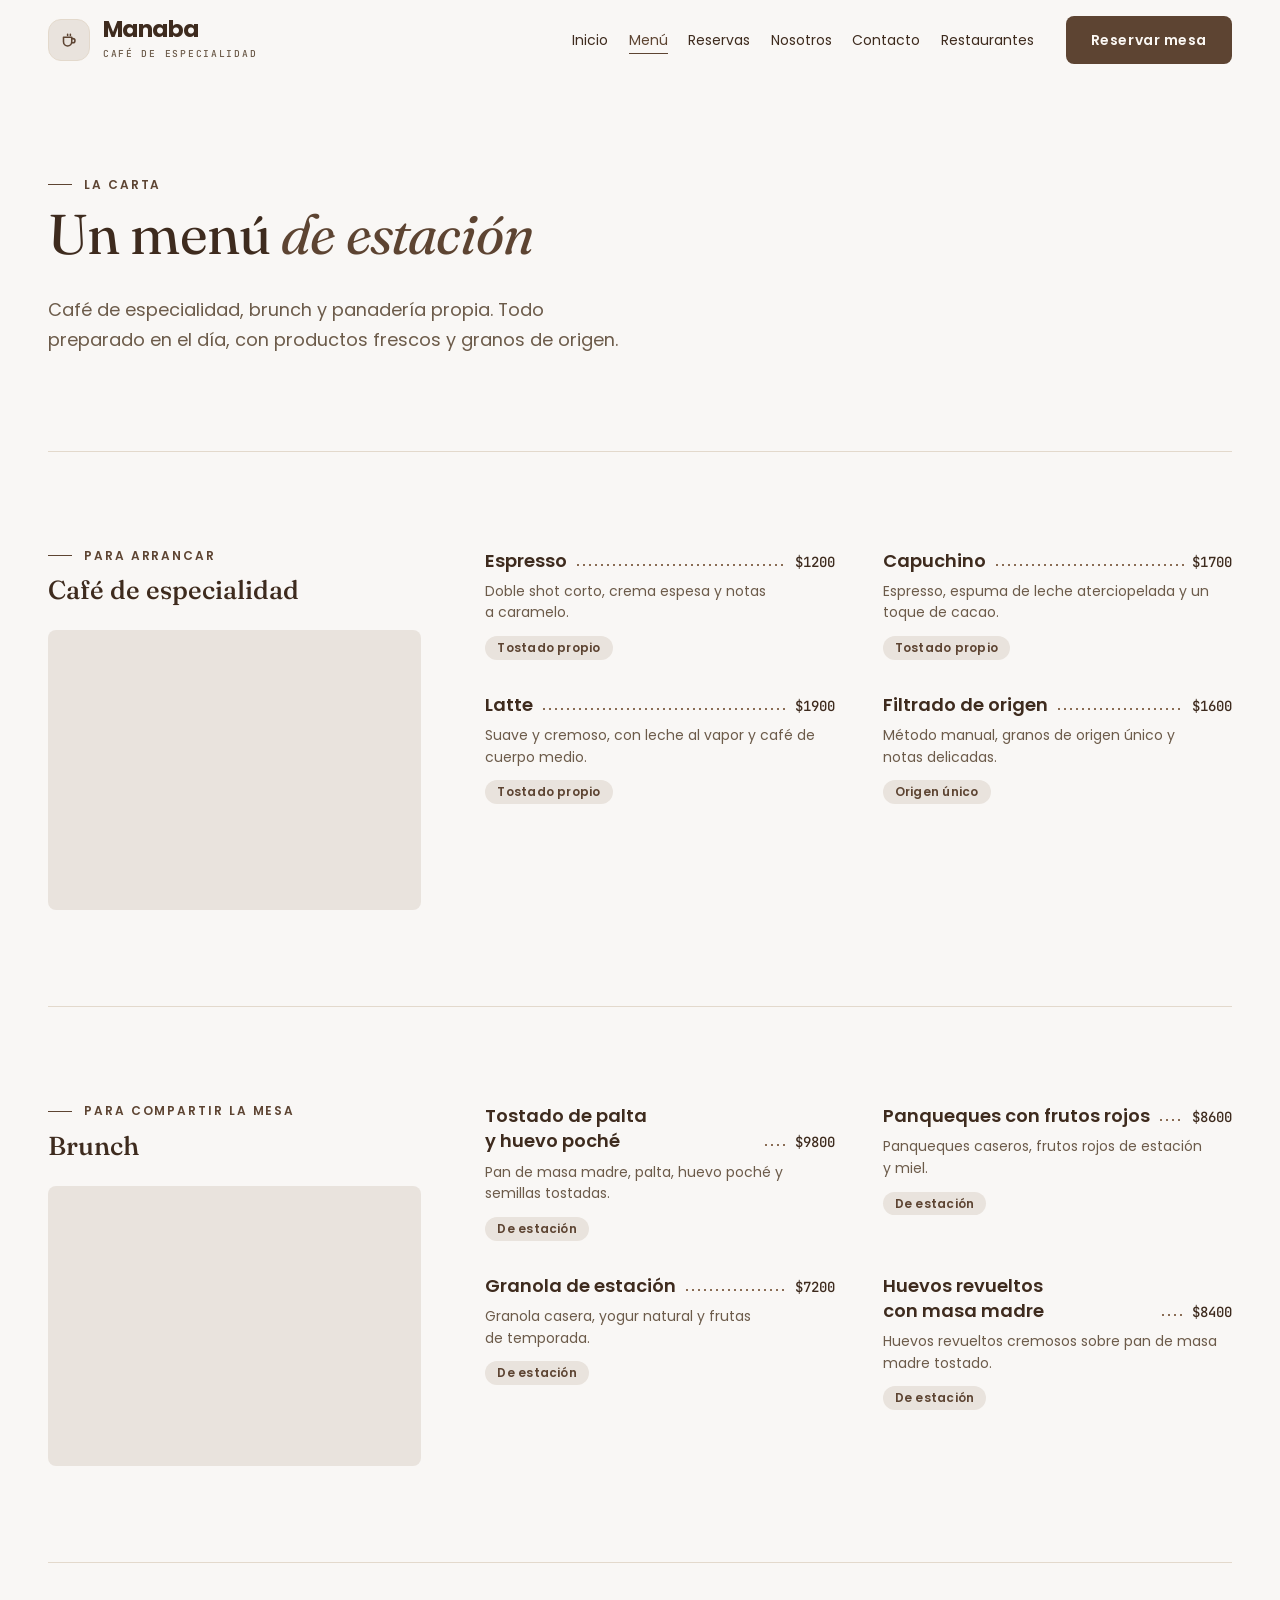
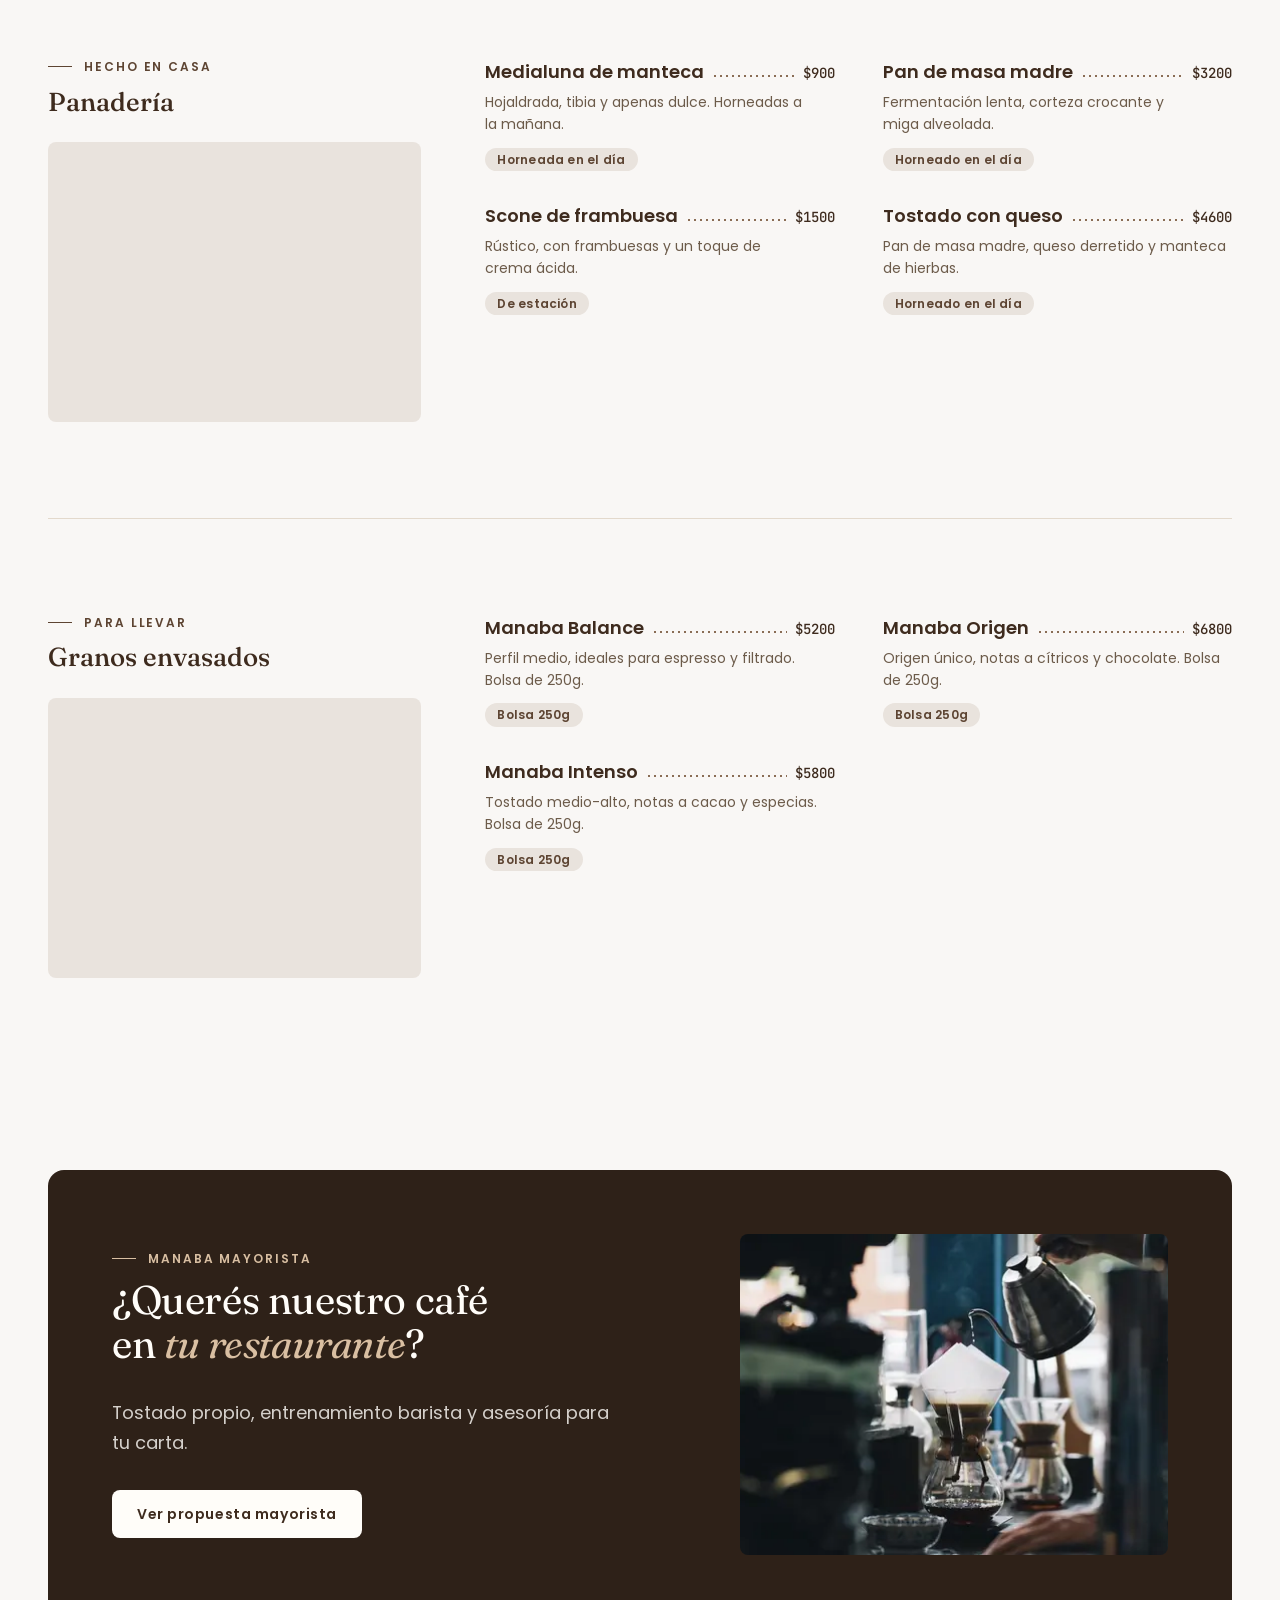
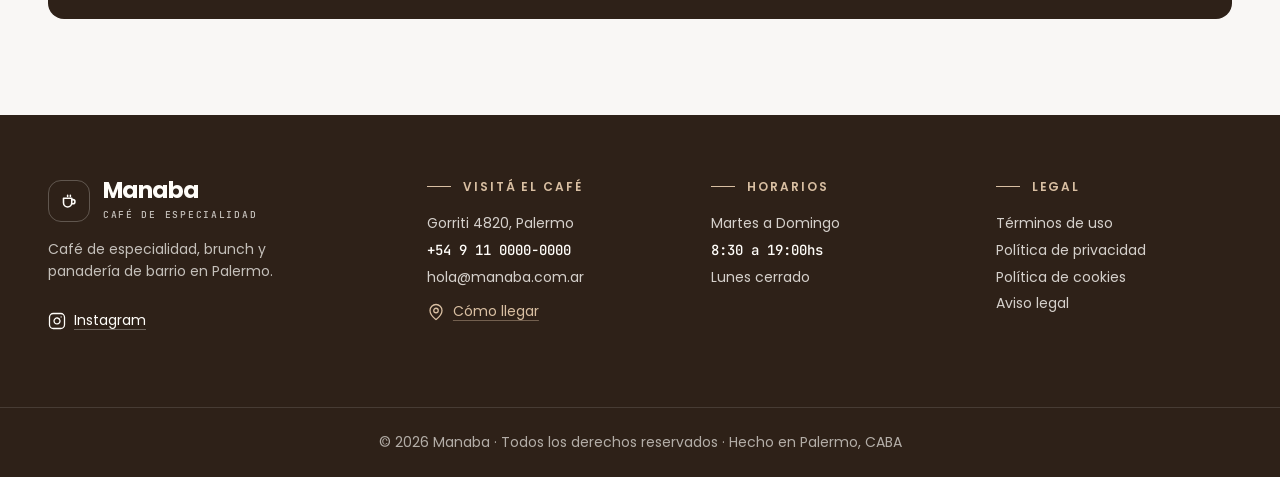
<file: pages/menu.html>
<!DOCTYPE html>
<html lang="es">
<head>
  <meta charset="UTF-8">
  <meta name="viewport" content="width=device-width, initial-scale=1.0">
  <title>Menú | Manaba — Café de especialidad y brunch</title>
  <meta name="description" content="Menú de Manaba: café de especialidad, brunch de estación y panadería propia. Precios y descripciones de la carta.">

  <link rel="canonical" href="https://sebbasv.github.io/Manaba.github.io/pages/menu.html">
  <meta name="theme-color" content="#F9F7F5">
  <meta property="og:type" content="website">
  <meta property="og:site_name" content="Manaba">
  <meta property="og:locale" content="es_AR">
  <meta property="og:title" content="Menú | Manaba — Café de especialidad y brunch">
  <meta property="og:description" content="Menú de Manaba: café de especialidad, brunch de estación y panadería propia. Precios y descripciones de la carta.">
  <meta property="og:url" content="https://sebbasv.github.io/Manaba.github.io/pages/menu.html">
  <meta property="og:image" content="https://sebbasv.github.io/Manaba.github.io/img/og-manaba.jpg">
  <meta property="og:image:width" content="1200">
  <meta property="og:image:height" content="630">
  <meta property="og:image:alt" content="Manaba, café de especialidad en Palermo: logo, el lema «Un lugar para arrancar el día con calma» y el interior del local">
  <meta name="twitter:card" content="summary_large_image">

  <script>document.documentElement.classList.add('js');</script>

  <link rel="icon" href="../img/favicon.svg" type="image/svg+xml">
  <link rel="apple-touch-icon" href="../img/apple-touch-icon.png">
  <link rel="preload" href="../fonts/poppins-400-latin.woff2" as="font" type="font/woff2" crossorigin>
  <link rel="preload" href="../fonts/poppins-600-latin.woff2" as="font" type="font/woff2" crossorigin>

  <link rel="preconnect" href="https://fonts.googleapis.com">
  <link rel="preconnect" href="https://fonts.gstatic.com" crossorigin>
  <link href="https://fonts.googleapis.com/css2?family=Fraunces:ital,opsz,wght@0,9..144,400;0,9..144,500;1,9..144,400&amp;display=swap" rel="stylesheet">
  <link rel="stylesheet" href="../css/main.css">
</head>
<body>

  <a class="skip-link" href="#contenido">Saltar al contenido</a>

  <header class="header">
    <div class="header__inner">
      <a href="../index.html" class="header__logo" aria-label="Manaba — volver al inicio">
        <span class="header__logo-mark" aria-hidden="true">
          <svg viewBox="0 0 24 24" fill="none" stroke="currentColor" stroke-width="1.7" stroke-linecap="round" stroke-linejoin="round">
            <path d="M6 9h9v5a4.5 4.5 0 0 1-9 0Z"/>
            <path d="M15 10.5h1.2a2.3 2.3 0 0 1 0 4.6H15"/>
            <path d="M10.5 7V5.8M13.5 7V5.8"/>
          </svg>
        </span>
        <span>
          <span class="header__logo-text">Manaba</span>
          <span class="header__logo-sub">Café de especialidad</span>
        </span>
      </a>

      <button type="button" class="header__toggle" aria-label="Abrir menú" aria-expanded="false" aria-controls="navPrincipal">
        <span></span>
        <span></span>
      </button>

      <nav class="header__nav" id="navPrincipal" aria-label="Navegación principal">
        <ul>
          <li><a href="../index.html">Inicio</a></li>
          <li><a href="menu.html" aria-current="page">Menú</a></li>
          <li><a href="reservas.html">Reservas</a></li>
          <li><a href="nosotros.html">Nosotros</a></li>
          <li><a href="contacto.html">Contacto</a></li>
          <li><a href="restaurantes.html">Restaurantes</a></li>
        </ul>
        <a href="reservas.html" class="btn btn--primary header__cta">Reservar mesa</a>
      </nav>
    </div>
  </header>

  <main id="contenido">
    <section class="pagina-hero">
      <div class="pagina-hero__inner">
        <span class="pagina-hero__eyebrow">La carta</span>
        <h1 class="pagina-hero__title">Un menú <em>de estación</em></h1>
        <p class="pagina-hero__text">Café de especialidad, brunch y panadería propia. Todo preparado en el día, con productos frescos y granos de origen.</p>
      </div>
    </section>

    <div class="carta">
      <section class="carta-seccion" aria-labelledby="carta-cafe">
        <div class="carta-seccion__head">
          <span class="carta-seccion__eyebrow">Para arrancar</span>
          <h2 class="carta-seccion__title" id="carta-cafe">Café de especialidad</h2>
          <div class="carta-seccion__media">
            <img src="../img/foto-cafe-latte-800.webp" srcset="../img/foto-cafe-latte-480.webp 480w, ../img/foto-cafe-latte-800.webp 800w, ../img/foto-cafe-latte-1200.webp 1200w" sizes="(min-width: 600px) 540px, calc(112.5vw - 36px)" width="1200" height="1800" loading="lazy" decoding="async" style="--focal: 50% 66%" alt="Dos cafés con arte latte sobre una mesa de madera">
          </div>
        </div>
        <ul class="carta-lista reveal-stagger">
          <li class="carta-item">
            <div class="carta-item__head">
              <h3 class="carta-item__name">Espresso</h3>
              <span class="carta-item__dots" aria-hidden="true"></span>
              <span class="carta-item__price">$1200</span>
            </div>
            <p class="carta-item__desc">Doble shot corto, crema espesa y notas a caramelo.</p>
            <span class="tag">Tostado propio</span>
          </li>
          <li class="carta-item">
            <div class="carta-item__head">
              <h3 class="carta-item__name">Capuchino</h3>
              <span class="carta-item__dots" aria-hidden="true"></span>
              <span class="carta-item__price">$1700</span>
            </div>
            <p class="carta-item__desc">Espresso, espuma de leche aterciopelada y un toque de cacao.</p>
            <span class="tag">Tostado propio</span>
          </li>
          <li class="carta-item">
            <div class="carta-item__head">
              <h3 class="carta-item__name">Latte</h3>
              <span class="carta-item__dots" aria-hidden="true"></span>
              <span class="carta-item__price">$1900</span>
            </div>
            <p class="carta-item__desc">Suave y cremoso, con leche al vapor y café de cuerpo medio.</p>
            <span class="tag">Tostado propio</span>
          </li>
          <li class="carta-item">
            <div class="carta-item__head">
              <h3 class="carta-item__name">Filtrado de origen</h3>
              <span class="carta-item__dots" aria-hidden="true"></span>
              <span class="carta-item__price">$1600</span>
            </div>
            <p class="carta-item__desc">Método manual, granos de origen único y notas delicadas.</p>
            <span class="tag">Origen único</span>
          </li>
        </ul>
      </section>

      <section class="carta-seccion" aria-labelledby="carta-brunch">
        <div class="carta-seccion__head">
          <span class="carta-seccion__eyebrow">Para compartir la mesa</span>
          <h2 class="carta-seccion__title" id="carta-brunch">Brunch</h2>
          <div class="carta-seccion__media">
            <img src="../img/foto-panqueques-800.webp" srcset="../img/foto-panqueques-480.webp 480w, ../img/foto-panqueques-800.webp 800w, ../img/foto-panqueques-1200.webp 1200w" sizes="(min-width: 600px) 540px, calc(112.5vw - 36px)" width="1200" height="1450" loading="lazy" decoding="async" style="--focal: 50% 62%" alt="Pila de panqueques con banana y almíbar">
          </div>
        </div>
        <ul class="carta-lista reveal-stagger">
          <li class="carta-item">
            <div class="carta-item__head">
              <h3 class="carta-item__name">Tostado de palta y huevo poché</h3>
              <span class="carta-item__dots" aria-hidden="true"></span>
              <span class="carta-item__price">$9800</span>
            </div>
            <p class="carta-item__desc">Pan de masa madre, palta, huevo poché y semillas tostadas.</p>
            <span class="tag">De estación</span>
          </li>
          <li class="carta-item">
            <div class="carta-item__head">
              <h3 class="carta-item__name">Panqueques con frutos rojos</h3>
              <span class="carta-item__dots" aria-hidden="true"></span>
              <span class="carta-item__price">$8600</span>
            </div>
            <p class="carta-item__desc">Panqueques caseros, frutos rojos de estación y miel.</p>
            <span class="tag">De estación</span>
          </li>
          <li class="carta-item">
            <div class="carta-item__head">
              <h3 class="carta-item__name">Granola de estación</h3>
              <span class="carta-item__dots" aria-hidden="true"></span>
              <span class="carta-item__price">$7200</span>
            </div>
            <p class="carta-item__desc">Granola casera, yogur natural y frutas de temporada.</p>
            <span class="tag">De estación</span>
          </li>
          <li class="carta-item">
            <div class="carta-item__head">
              <h3 class="carta-item__name">Huevos revueltos con masa madre</h3>
              <span class="carta-item__dots" aria-hidden="true"></span>
              <span class="carta-item__price">$8400</span>
            </div>
            <p class="carta-item__desc">Huevos revueltos cremosos sobre pan de masa madre tostado.</p>
            <span class="tag">De estación</span>
          </li>
        </ul>
      </section>

      <section class="carta-seccion" aria-labelledby="carta-panaderia">
        <div class="carta-seccion__head">
          <span class="carta-seccion__eyebrow">Hecho en casa</span>
          <h2 class="carta-seccion__title" id="carta-panaderia">Panadería</h2>
          <div class="carta-seccion__media">
            <img src="../img/foto-pan-masa-madre-800.webp" srcset="../img/foto-pan-masa-madre-480.webp 480w, ../img/foto-pan-masa-madre-800.webp 800w, ../img/foto-pan-masa-madre-1200.webp 1200w" sizes="(min-width: 600px) 540px, calc(112.5vw - 36px)" width="1200" height="800" loading="lazy" decoding="async" alt="Hogaza de pan de masa madre enharinada">
          </div>
        </div>
        <ul class="carta-lista reveal-stagger">
          <li class="carta-item">
            <div class="carta-item__head">
              <h3 class="carta-item__name">Medialuna de manteca</h3>
              <span class="carta-item__dots" aria-hidden="true"></span>
              <span class="carta-item__price">$900</span>
            </div>
            <p class="carta-item__desc">Hojaldrada, tibia y apenas dulce. Horneadas a la mañana.</p>
            <span class="tag">Horneada en el día</span>
          </li>
          <li class="carta-item">
            <div class="carta-item__head">
              <h3 class="carta-item__name">Pan de masa madre</h3>
              <span class="carta-item__dots" aria-hidden="true"></span>
              <span class="carta-item__price">$3200</span>
            </div>
            <p class="carta-item__desc">Fermentación lenta, corteza crocante y miga alveolada.</p>
            <span class="tag">Horneado en el día</span>
          </li>
          <li class="carta-item">
            <div class="carta-item__head">
              <h3 class="carta-item__name">Scone de frambuesa</h3>
              <span class="carta-item__dots" aria-hidden="true"></span>
              <span class="carta-item__price">$1500</span>
            </div>
            <p class="carta-item__desc">Rústico, con frambuesas y un toque de crema ácida.</p>
            <span class="tag">De estación</span>
          </li>
          <li class="carta-item">
            <div class="carta-item__head">
              <h3 class="carta-item__name">Tostado con queso</h3>
              <span class="carta-item__dots" aria-hidden="true"></span>
              <span class="carta-item__price">$4600</span>
            </div>
            <p class="carta-item__desc">Pan de masa madre, queso derretido y manteca de hierbas.</p>
            <span class="tag">Horneado en el día</span>
          </li>
        </ul>
      </section>

      <section class="carta-seccion" aria-labelledby="carta-granos">
        <div class="carta-seccion__head">
          <span class="carta-seccion__eyebrow">Para llevar</span>
          <h2 class="carta-seccion__title" id="carta-granos">Granos envasados</h2>
          <div class="carta-seccion__media">
            <img src="../img/foto-granos-arpillera-800.webp" srcset="../img/foto-granos-arpillera-480.webp 480w, ../img/foto-granos-arpillera-800.webp 800w, ../img/foto-granos-arpillera-1200.webp 1200w" sizes="(min-width: 600px) 540px, calc(112.5vw - 36px)" width="1200" height="800" loading="lazy" decoding="async" alt="Granos de café tostado en una bolsa de arpillera">
          </div>
        </div>
        <ul class="carta-lista reveal-stagger">
          <li class="carta-item">
            <div class="carta-item__head">
              <h3 class="carta-item__name">Manaba Balance</h3>
              <span class="carta-item__dots" aria-hidden="true"></span>
              <span class="carta-item__price">$5200</span>
            </div>
            <p class="carta-item__desc">Perfil medio, ideales para espresso y filtrado. Bolsa de 250g.</p>
            <span class="tag">Bolsa 250g</span>
          </li>
          <li class="carta-item">
            <div class="carta-item__head">
              <h3 class="carta-item__name">Manaba Origen</h3>
              <span class="carta-item__dots" aria-hidden="true"></span>
              <span class="carta-item__price">$6800</span>
            </div>
            <p class="carta-item__desc">Origen único, notas a cítricos y chocolate. Bolsa de 250g.</p>
            <span class="tag">Bolsa 250g</span>
          </li>
          <li class="carta-item">
            <div class="carta-item__head">
              <h3 class="carta-item__name">Manaba Intenso</h3>
              <span class="carta-item__dots" aria-hidden="true"></span>
              <span class="carta-item__price">$5800</span>
            </div>
            <p class="carta-item__desc">Tostado medio-alto, notas a cacao y especias. Bolsa de 250g.</p>
            <span class="tag">Bolsa 250g</span>
          </li>
        </ul>
      </section>
    </div>

    <section class="cta-band reveal" aria-labelledby="cta-mayorista">
      <div class="cta-band__inner">
        <div>
          <span class="cta-band__eyebrow">Manaba Mayorista</span>
          <h2 class="cta-band__title" id="cta-mayorista">¿Querés nuestro café en <em>tu restaurante</em>?</h2>
          <p class="cta-band__text">Tostado propio, entrenamiento barista y asesoría para tu carta.</p>
          <div class="cta-band__actions">
            <a href="restaurantes.html" class="btn btn--light">Ver propuesta mayorista</a>
          </div>
        </div>
        <div class="cta-band__media">
          <img src="../img/foto-cafe-filtrado-800.webp" srcset="../img/foto-cafe-filtrado-480.webp 480w, ../img/foto-cafe-filtrado-800.webp 800w, ../img/foto-cafe-filtrado-1200.webp 1200w" sizes="480px" width="1200" height="800" loading="lazy" decoding="async" alt="Barista preparando café filtrado con una pava de pico fino">
        </div>
      </div>
    </section>
  </main>

  <footer class="footer">
    <div class="footer__inner">
      <div>
        <div class="footer__brand">
          <span class="footer__brand-mark" aria-hidden="true">
            <svg viewBox="0 0 24 24" fill="none" stroke="currentColor" stroke-width="1.7" stroke-linecap="round" stroke-linejoin="round">
              <path d="M6 9h9v5a4.5 4.5 0 0 1-9 0Z"/>
              <path d="M15 10.5h1.2a2.3 2.3 0 0 1 0 4.6H15"/>
              <path d="M10.5 7V5.8M13.5 7V5.8"/>
            </svg>
          </span>
          <span>
            <span class="footer__brand-text">Manaba</span>
            <span class="footer__brand-sub">Café de especialidad</span>
          </span>
        </div>
        <p class="footer__tagline">Café de especialidad, brunch y panadería de barrio en Palermo.</p>
        <div class="footer__social">
          <a class="footer__link" href="https://www.instagram.com/" target="_blank" rel="noopener noreferrer" aria-label="Instagram de Manaba (se abre en una pestaña nueva)">
            <svg viewBox="0 0 24 24" fill="none" stroke="currentColor" stroke-width="1.7" stroke-linecap="round" stroke-linejoin="round" aria-hidden="true"><rect x="2" y="2" width="20" height="20" rx="5"/><path d="M16 11.37A4 4 0 1 1 12.63 8 4 4 0 0 1 16 11.37Z"/><path d="M17.5 6.5h.01"/></svg>
            <span>Instagram</span>
          </a>
        </div>
      </div>

      <div>
        <p class="footer__title">Visitá el café</p>
        <p class="footer__text">Gorriti 4820, Palermo<br><span class="num">+54 9 11 0000-0000</span><br>hola@manaba.com.ar</p>
        <a class="footer__link" href="https://www.google.com/maps/search/?api=1&amp;query=Gorriti+4820%2C+Palermo%2C+CABA" target="_blank" rel="noopener noreferrer" aria-label="Cómo llegar (se abre Google Maps en una pestaña nueva)">
          <svg viewBox="0 0 24 24" fill="none" stroke="currentColor" stroke-width="1.7" stroke-linecap="round" stroke-linejoin="round" aria-hidden="true"><path d="M20 10c0 5-5.5 10.2-7.4 11.8a1 1 0 0 1-1.2 0C9.5 20.2 4 15 4 10a8 8 0 0 1 16 0"/><circle cx="12" cy="10" r="3"/></svg>
          <span>Cómo llegar</span>
        </a>
      </div>

      <div>
        <p class="footer__title">Horarios</p>
        <p class="footer__text">Martes a Domingo<br><span class="num">8:30 a 19:00hs</span><br>Lunes cerrado</p>
      </div>

      <div>
        <p class="footer__title">Legal</p>
        <p class="footer__text">
          <a href="terminos.html">Términos de uso</a><br>
          <a href="privacidad.html">Política de privacidad</a><br>
          <a href="cookies.html">Política de cookies</a><br>
          <a href="aviso-legal.html">Aviso legal</a>
        </p>
      </div>
    </div>
    <p class="footer__legal" data-anio>© 2026 Manaba · Todos los derechos reservados · Hecho en Palermo, CABA</p>
  </footer>

  <script src="../js/main.js"></script>
</body>
</html>
</file>
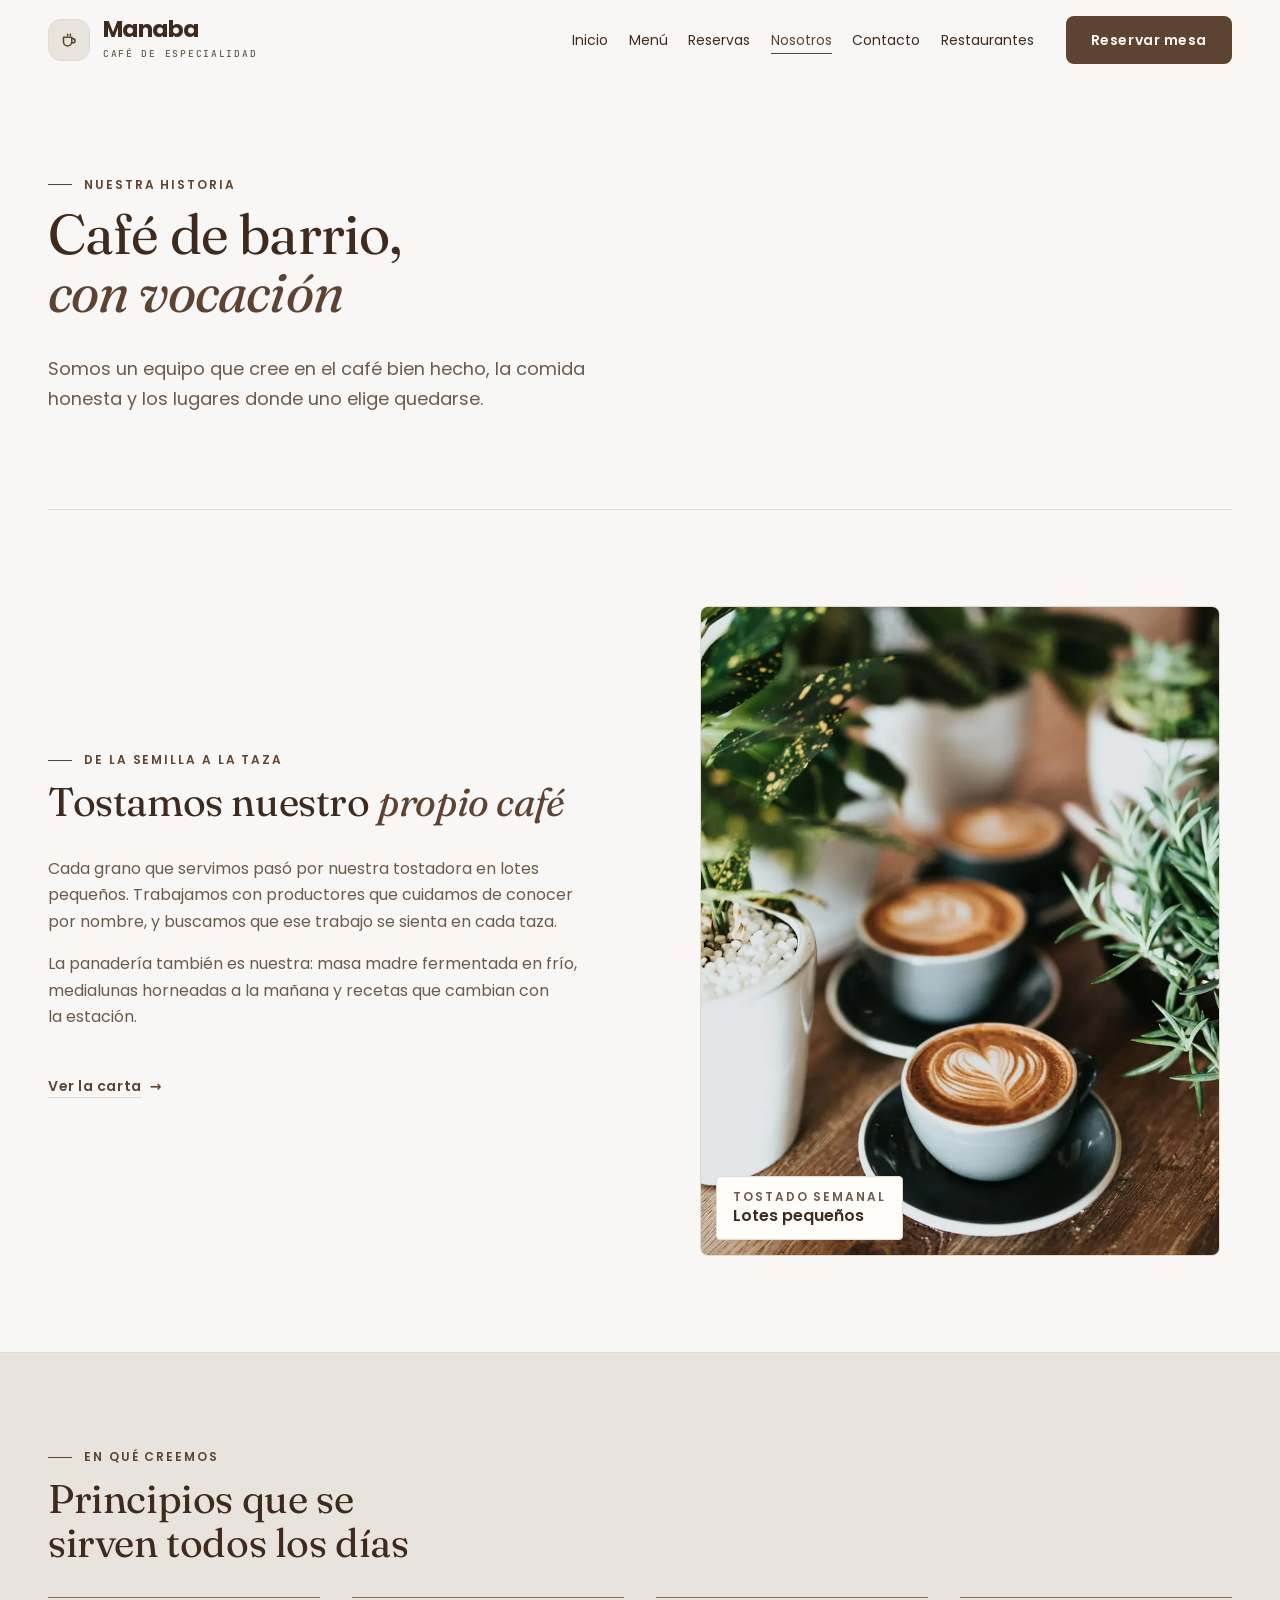
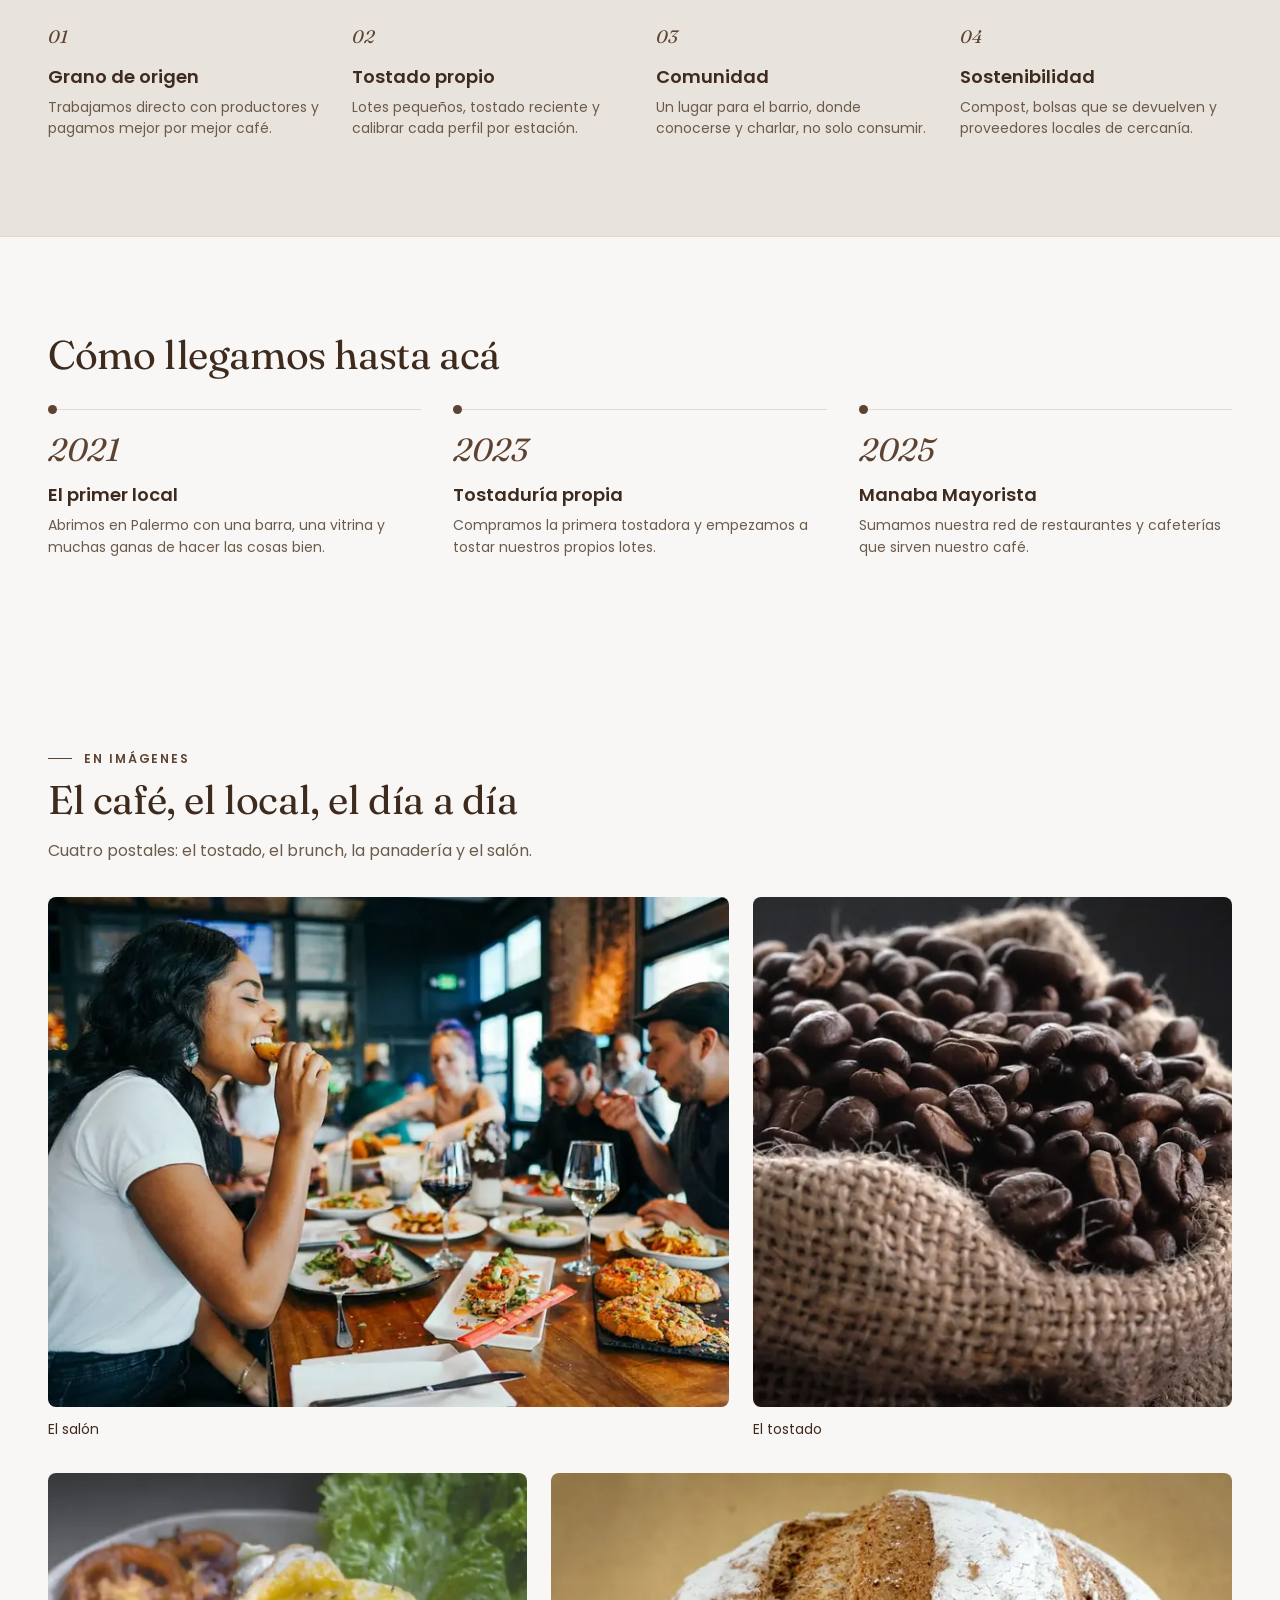
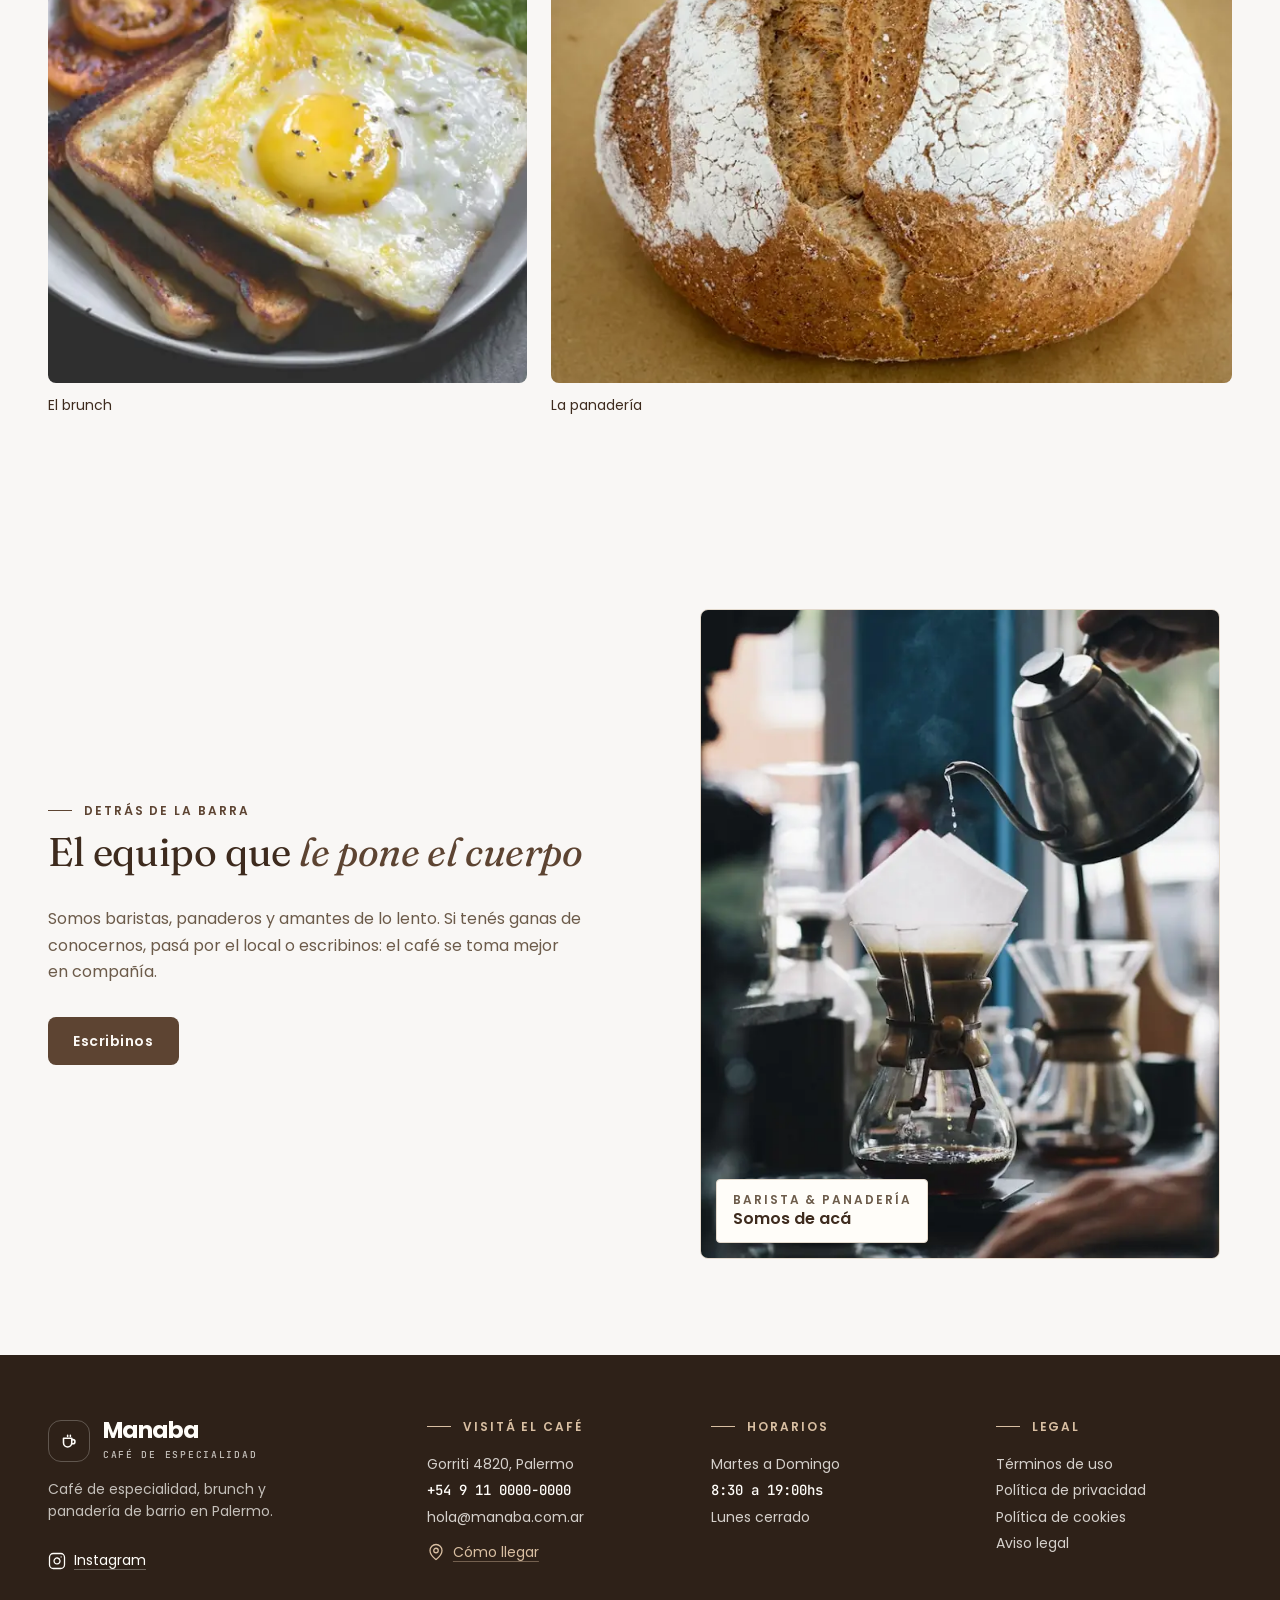
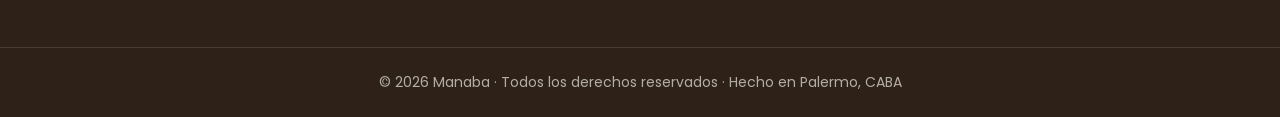
<file: pages/nosotros.html>
<!DOCTYPE html>
<html lang="es">
<head>
  <meta charset="UTF-8">
  <meta name="viewport" content="width=device-width, initial-scale=1.0">
  <title>Nosotros | Manaba — Café de especialidad y brunch</title>
  <meta name="description" content="La historia, los valores y el equipo de Manaba: café de especialidad, tostado propio y panadería de barrio.">

  <link rel="canonical" href="https://sebbasv.github.io/Manaba.github.io/pages/nosotros.html">
  <meta name="theme-color" content="#F9F7F5">
  <meta property="og:type" content="website">
  <meta property="og:site_name" content="Manaba">
  <meta property="og:locale" content="es_AR">
  <meta property="og:title" content="Nosotros | Manaba — Café de especialidad y brunch">
  <meta property="og:description" content="La historia, los valores y el equipo de Manaba: café de especialidad, tostado propio y panadería de barrio.">
  <meta property="og:url" content="https://sebbasv.github.io/Manaba.github.io/pages/nosotros.html">
  <meta property="og:image" content="https://sebbasv.github.io/Manaba.github.io/img/og-manaba.jpg">
  <meta property="og:image:width" content="1200">
  <meta property="og:image:height" content="630">
  <meta property="og:image:alt" content="Manaba, café de especialidad en Palermo: logo, el lema «Un lugar para arrancar el día con calma» y el interior del local">
  <meta name="twitter:card" content="summary_large_image">

  <script>document.documentElement.classList.add('js');</script>

  <link rel="icon" href="../img/favicon.svg" type="image/svg+xml">
  <link rel="apple-touch-icon" href="../img/apple-touch-icon.png">
  <link rel="preload" href="../fonts/poppins-400-latin.woff2" as="font" type="font/woff2" crossorigin>
  <link rel="preload" href="../fonts/poppins-600-latin.woff2" as="font" type="font/woff2" crossorigin>

  <link rel="preconnect" href="https://fonts.googleapis.com">
  <link rel="preconnect" href="https://fonts.gstatic.com" crossorigin>
  <link href="https://fonts.googleapis.com/css2?family=Fraunces:ital,opsz,wght@0,9..144,400;0,9..144,500;1,9..144,400&amp;display=swap" rel="stylesheet">
  <link rel="stylesheet" href="../css/main.css">
</head>
<body>

  <a class="skip-link" href="#contenido">Saltar al contenido</a>

  <header class="header">
    <div class="header__inner">
      <a href="../index.html" class="header__logo" aria-label="Manaba — volver al inicio">
        <span class="header__logo-mark" aria-hidden="true">
          <svg viewBox="0 0 24 24" fill="none" stroke="currentColor" stroke-width="1.7" stroke-linecap="round" stroke-linejoin="round">
            <path d="M6 9h9v5a4.5 4.5 0 0 1-9 0Z"/>
            <path d="M15 10.5h1.2a2.3 2.3 0 0 1 0 4.6H15"/>
            <path d="M10.5 7V5.8M13.5 7V5.8"/>
          </svg>
        </span>
        <span>
          <span class="header__logo-text">Manaba</span>
          <span class="header__logo-sub">Café de especialidad</span>
        </span>
      </a>

      <button type="button" class="header__toggle" aria-label="Abrir menú" aria-expanded="false" aria-controls="navPrincipal">
        <span></span>
        <span></span>
      </button>

      <nav class="header__nav" id="navPrincipal" aria-label="Navegación principal">
        <ul>
          <li><a href="../index.html">Inicio</a></li>
          <li><a href="menu.html">Menú</a></li>
          <li><a href="reservas.html">Reservas</a></li>
          <li><a href="nosotros.html" aria-current="page">Nosotros</a></li>
          <li><a href="contacto.html">Contacto</a></li>
          <li><a href="restaurantes.html">Restaurantes</a></li>
        </ul>
        <a href="reservas.html" class="btn btn--primary header__cta">Reservar mesa</a>
      </nav>
    </div>
  </header>

  <main id="contenido">
    <section class="pagina-hero">
      <div class="pagina-hero__inner">
        <span class="pagina-hero__eyebrow">Nuestra historia</span>
        <h1 class="pagina-hero__title">Café de barrio, <em>con vocación</em></h1>
        <p class="pagina-hero__text">Somos un equipo que cree en el café bien hecho, la comida honesta y los lugares donde uno elige quedarse.</p>
      </div>
    </section>

    <section class="split" aria-labelledby="tostado-title">
      <div class="reveal">
        <span class="split__eyebrow">De la semilla a la taza</span>
        <h2 class="split__title" id="tostado-title">Tostamos nuestro <em>propio café</em></h2>
        <p class="split__text">Cada grano que servimos pasó por nuestra tostadora en lotes pequeños. Trabajamos con productores que cuidamos de conocer por nombre, y buscamos que ese trabajo se sienta en cada taza.</p>
        <p class="split__text">La panadería también es nuestra: masa madre fermentada en frío, medialunas horneadas a la mañana y recetas que cambian con la estación.</p>
        <div class="split__actions">
          <a href="menu.html" class="link-arrow"><span class="link-arrow__text">Ver la carta</span> <span class="link-arrow__icon" aria-hidden="true">→</span></a>
        </div>
      </div>
      <div class="split__media reveal">
        <figure>
          <img src="../img/foto-cafe-latte-800.webp" srcset="../img/foto-cafe-latte-480.webp 480w, ../img/foto-cafe-latte-800.webp 800w, ../img/foto-cafe-latte-1200.webp 1200w" sizes="(min-width: 600px) 520px, calc(100vw - 32px)" width="1200" height="1800" loading="lazy" decoding="async" style="--focal: 50% 62%" alt="Dos cafés con arte latte sobre una mesa de madera">
        </figure>
        <div class="split__card" aria-hidden="true">
          <span>Tostado semanal</span>
          <strong>Lotes pequeños</strong>
        </div>
      </div>
    </section>

    <section class="nosotros-valores" aria-labelledby="valores-title">
      <div class="nosotros-valores__inner">
        <div class="nosotros-valores__head">
          <span class="nosotros-valores__eyebrow">En qué creemos</span>
          <h2 class="nosotros-valores__title" id="valores-title">Principios que se sirven todos los días</h2>
        </div>
        <div class="nosotros-valores__grid reveal-stagger">
          <article class="nosotros-valor">
            <span class="nosotros-valor__num">01</span>
            <h3 class="nosotros-valor__title">Grano de origen</h3>
            <p class="nosotros-valor__desc">Trabajamos directo con productores y pagamos mejor por mejor café.</p>
          </article>

          <article class="nosotros-valor">
            <span class="nosotros-valor__num">02</span>
            <h3 class="nosotros-valor__title">Tostado propio</h3>
            <p class="nosotros-valor__desc">Lotes pequeños, tostado reciente y calibrar cada perfil por estación.</p>
          </article>

          <article class="nosotros-valor">
            <span class="nosotros-valor__num">03</span>
            <h3 class="nosotros-valor__title">Comunidad</h3>
            <p class="nosotros-valor__desc">Un lugar para el barrio, donde conocerse y charlar, no solo consumir.</p>
          </article>

          <article class="nosotros-valor">
            <span class="nosotros-valor__num">04</span>
            <h3 class="nosotros-valor__title">Sostenibilidad</h3>
            <p class="nosotros-valor__desc">Compost, bolsas que se devuelven y proveedores locales de cercanía.</p>
          </article>
        </div>
      </div>
    </section>

    <section class="nosotros-historia" aria-labelledby="historia-title">
      <h2 class="nosotros-historia__title" id="historia-title">Cómo llegamos hasta acá</h2>
      <div class="nosotros-historia__grid reveal-stagger">
        <article class="hito">
          <p class="hito__anio">2021</p>
          <h3 class="hito__titulo">El primer local</h3>
          <p class="hito__desc">Abrimos en Palermo con una barra, una vitrina y muchas ganas de hacer las cosas bien.</p>
        </article>

        <article class="hito">
          <p class="hito__anio">2023</p>
          <h3 class="hito__titulo">Tostaduría propia</h3>
          <p class="hito__desc">Compramos la primera tostadora y empezamos a tostar nuestros propios lotes.</p>
        </article>

        <article class="hito">
          <p class="hito__anio">2025</p>
          <h3 class="hito__titulo">Manaba Mayorista</h3>
          <p class="hito__desc">Sumamos nuestra red de restaurantes y cafeterías que sirven nuestro café.</p>
        </article>
      </div>
    </section>

    <section class="nosotros-galeria" aria-labelledby="nos-galeria-title">
      <div class="nosotros-galeria__head">
        <span class="nosotros-galeria__eyebrow">En imágenes</span>
        <h2 class="nosotros-galeria__title" id="nos-galeria-title">El café, el local, el día a día</h2>
        <p class="nosotros-galeria__texto">Cuatro postales: el tostado, el brunch, la panadería y el salón.</p>
      </div>
      <div class="galeria__grid reveal-stagger">
        <figure class="item-galeria">
          <div class="item-galeria__media">
            <img src="../img/foto-salon-mesas-800.webp" srcset="../img/foto-salon-mesas-480.webp 480w, ../img/foto-salon-mesas-800.webp 800w, ../img/foto-salon-mesas-1200.webp 1200w" sizes="(min-width: 1280px) 780px, (min-width: 1024px) 60vw, (min-width: 768px) 56vw, calc(112.5vw - 45px)" width="1200" height="800" alt="Clientes compartiendo la mesa en el salón de Manaba" loading="lazy" decoding="async">
          </div>
          <figcaption>El salón</figcaption>
        </figure>
        <figure class="item-galeria">
          <div class="item-galeria__media">
            <img src="../img/foto-granos-detalle-600.webp" srcset="../img/foto-granos-detalle-480.webp 480w, ../img/foto-granos-detalle-600.webp 600w" sizes="(min-width: 1280px) 780px, (min-width: 1024px) 60vw, (min-width: 768px) 56vw, calc(112.5vw - 45px)" width="600" height="660" alt="Detalle de granos de café recién tostados" loading="lazy" decoding="async">
          </div>
          <figcaption>El tostado</figcaption>
        </figure>
        <figure class="item-galeria">
          <div class="item-galeria__media">
            <img src="../img/foto-tostado-huevo-800.webp" srcset="../img/foto-tostado-huevo-480.webp 480w, ../img/foto-tostado-huevo-800.webp 800w, ../img/foto-tostado-huevo-1200.webp 1200w" sizes="(min-width: 1280px) 780px, (min-width: 1024px) 60vw, (min-width: 768px) 56vw, calc(112.5vw - 45px)" width="1200" height="800" alt="Tostado de masa madre con huevo, uno de los platos del brunch" loading="lazy" decoding="async">
          </div>
          <figcaption>El brunch</figcaption>
        </figure>
        <figure class="item-galeria">
          <div class="item-galeria__media">
            <img src="../img/foto-pan-masa-madre-800.webp" srcset="../img/foto-pan-masa-madre-480.webp 480w, ../img/foto-pan-masa-madre-800.webp 800w, ../img/foto-pan-masa-madre-1200.webp 1200w" sizes="(min-width: 1280px) 780px, (min-width: 1024px) 60vw, (min-width: 768px) 56vw, calc(112.5vw - 45px)" width="1200" height="800" alt="Pan de masa madre de la panadería propia" loading="lazy" decoding="async">
          </div>
          <figcaption>La panadería</figcaption>
        </figure>
      </div>
    </section>

    <section class="split split--flip" aria-labelledby="equipo-title">
      <div class="split__media reveal">
        <figure>
          <img src="../img/foto-cafe-filtrado-800.webp" srcset="../img/foto-cafe-filtrado-480.webp 480w, ../img/foto-cafe-filtrado-800.webp 800w, ../img/foto-cafe-filtrado-1200.webp 1200w" sizes="(min-width: 600px) 975px, calc(187.5vw - 60px)" width="1200" height="800" loading="lazy" decoding="async" style="--focal: 60% 50%" alt="Barista preparando café filtrado detrás de la barra">
        </figure>
        <div class="split__card" aria-hidden="true">
          <span>Barista &amp; panadería</span>
          <strong>Somos de acá</strong>
        </div>
      </div>
      <div class="reveal">
        <span class="split__eyebrow">Detrás de la barra</span>
        <h2 class="split__title" id="equipo-title">El equipo que <em>le pone el cuerpo</em></h2>
        <p class="split__text">Somos baristas, panaderos y amantes de lo lento. Si tenés ganas de conocernos, pasá por el local o escribinos: el café se toma mejor en compañía.</p>
        <div class="split__actions">
          <a href="contacto.html" class="btn btn--primary">Escribinos</a>
        </div>
      </div>
    </section>
  </main>

  <footer class="footer">
    <div class="footer__inner">
      <div>
        <div class="footer__brand">
          <span class="footer__brand-mark" aria-hidden="true">
            <svg viewBox="0 0 24 24" fill="none" stroke="currentColor" stroke-width="1.7" stroke-linecap="round" stroke-linejoin="round">
              <path d="M6 9h9v5a4.5 4.5 0 0 1-9 0Z"/>
              <path d="M15 10.5h1.2a2.3 2.3 0 0 1 0 4.6H15"/>
              <path d="M10.5 7V5.8M13.5 7V5.8"/>
            </svg>
          </span>
          <span>
            <span class="footer__brand-text">Manaba</span>
            <span class="footer__brand-sub">Café de especialidad</span>
          </span>
        </div>
        <p class="footer__tagline">Café de especialidad, brunch y panadería de barrio en Palermo.</p>
        <div class="footer__social">
          <a class="footer__link" href="https://www.instagram.com/" target="_blank" rel="noopener noreferrer" aria-label="Instagram de Manaba (se abre en una pestaña nueva)">
            <svg viewBox="0 0 24 24" fill="none" stroke="currentColor" stroke-width="1.7" stroke-linecap="round" stroke-linejoin="round" aria-hidden="true"><rect x="2" y="2" width="20" height="20" rx="5"/><path d="M16 11.37A4 4 0 1 1 12.63 8 4 4 0 0 1 16 11.37Z"/><path d="M17.5 6.5h.01"/></svg>
            <span>Instagram</span>
          </a>
        </div>
      </div>

      <div>
        <p class="footer__title">Visitá el café</p>
        <p class="footer__text">Gorriti 4820, Palermo<br><span class="num">+54 9 11 0000-0000</span><br>hola@manaba.com.ar</p>
        <a class="footer__link" href="https://www.google.com/maps/search/?api=1&amp;query=Gorriti+4820%2C+Palermo%2C+CABA" target="_blank" rel="noopener noreferrer" aria-label="Cómo llegar (se abre Google Maps en una pestaña nueva)">
          <svg viewBox="0 0 24 24" fill="none" stroke="currentColor" stroke-width="1.7" stroke-linecap="round" stroke-linejoin="round" aria-hidden="true"><path d="M20 10c0 5-5.5 10.2-7.4 11.8a1 1 0 0 1-1.2 0C9.5 20.2 4 15 4 10a8 8 0 0 1 16 0"/><circle cx="12" cy="10" r="3"/></svg>
          <span>Cómo llegar</span>
        </a>
      </div>

      <div>
        <p class="footer__title">Horarios</p>
        <p class="footer__text">Martes a Domingo<br><span class="num">8:30 a 19:00hs</span><br>Lunes cerrado</p>
      </div>

      <div>
        <p class="footer__title">Legal</p>
        <p class="footer__text">
          <a href="terminos.html">Términos de uso</a><br>
          <a href="privacidad.html">Política de privacidad</a><br>
          <a href="cookies.html">Política de cookies</a><br>
          <a href="aviso-legal.html">Aviso legal</a>
        </p>
      </div>
    </div>
    <p class="footer__legal" data-anio>© 2026 Manaba · Todos los derechos reservados · Hecho en Palermo, CABA</p>
  </footer>

  <script src="../js/main.js"></script>
</body>
</html>
</file>
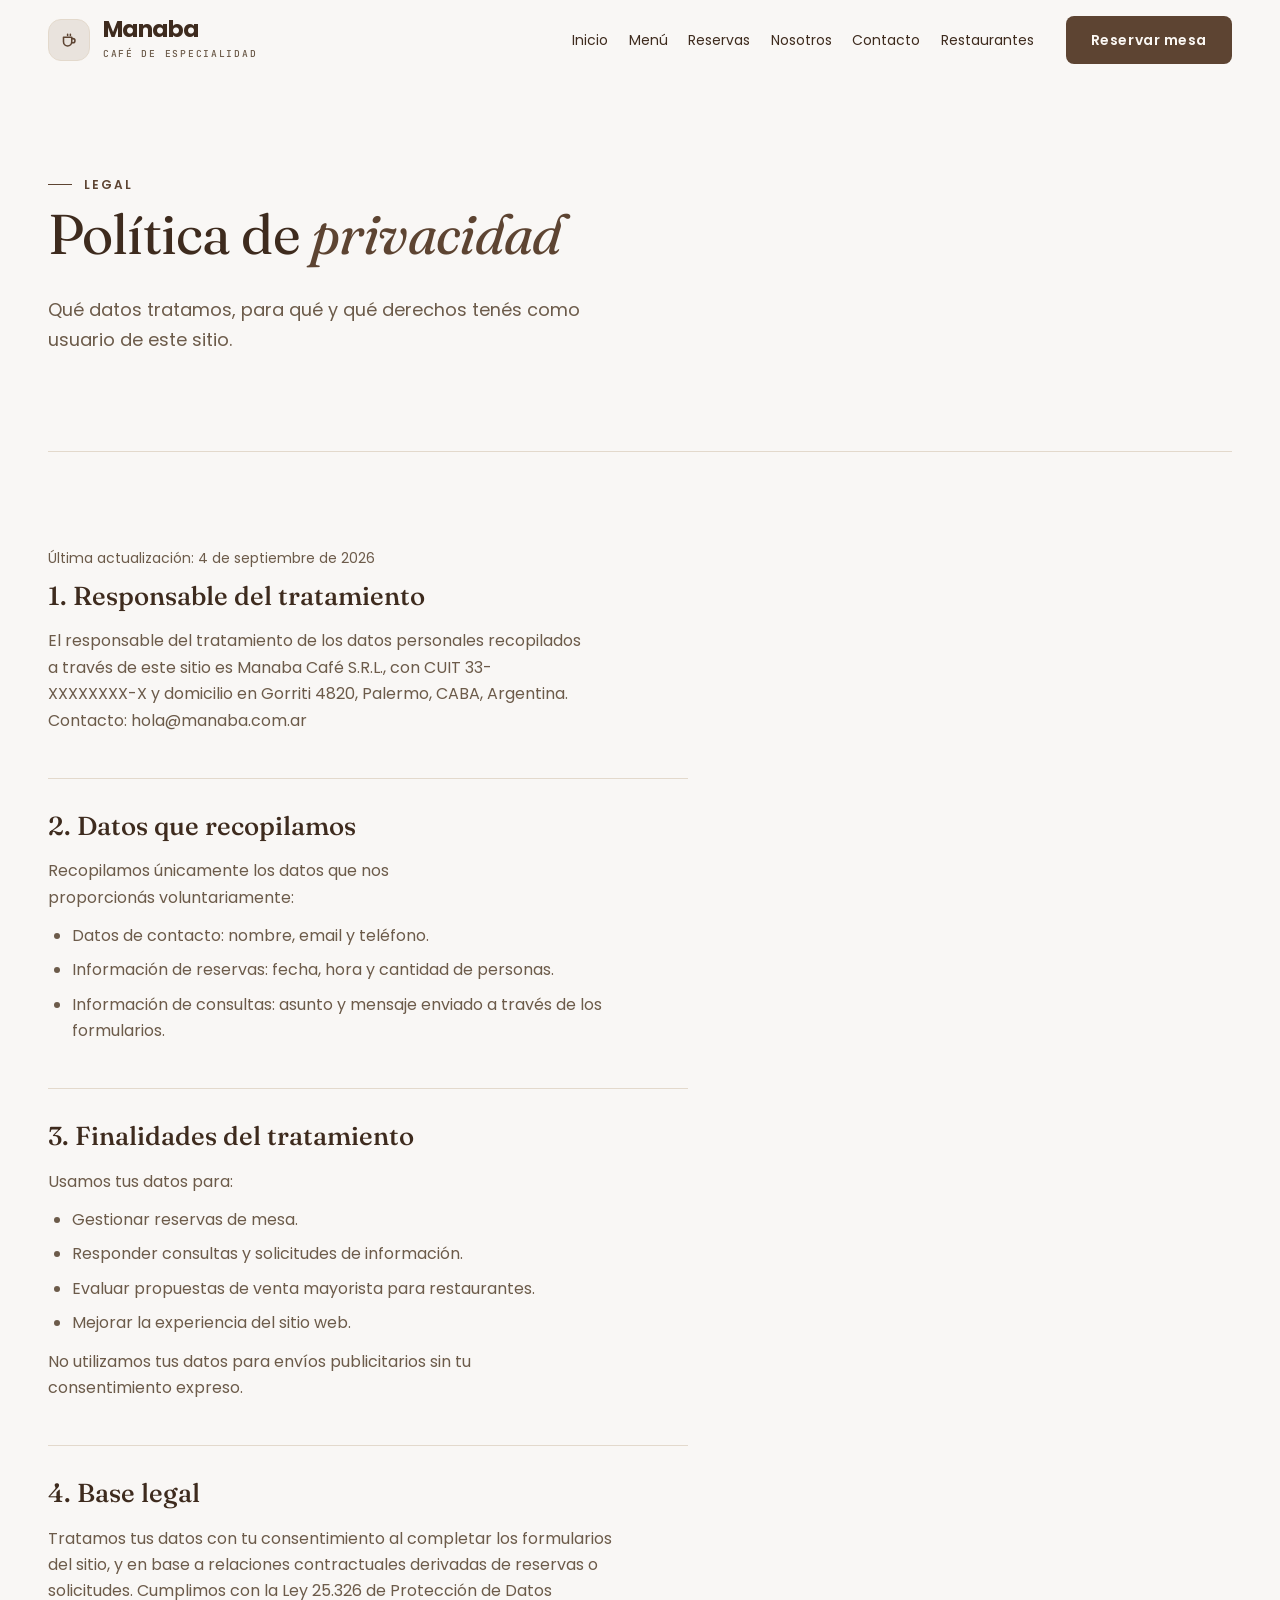
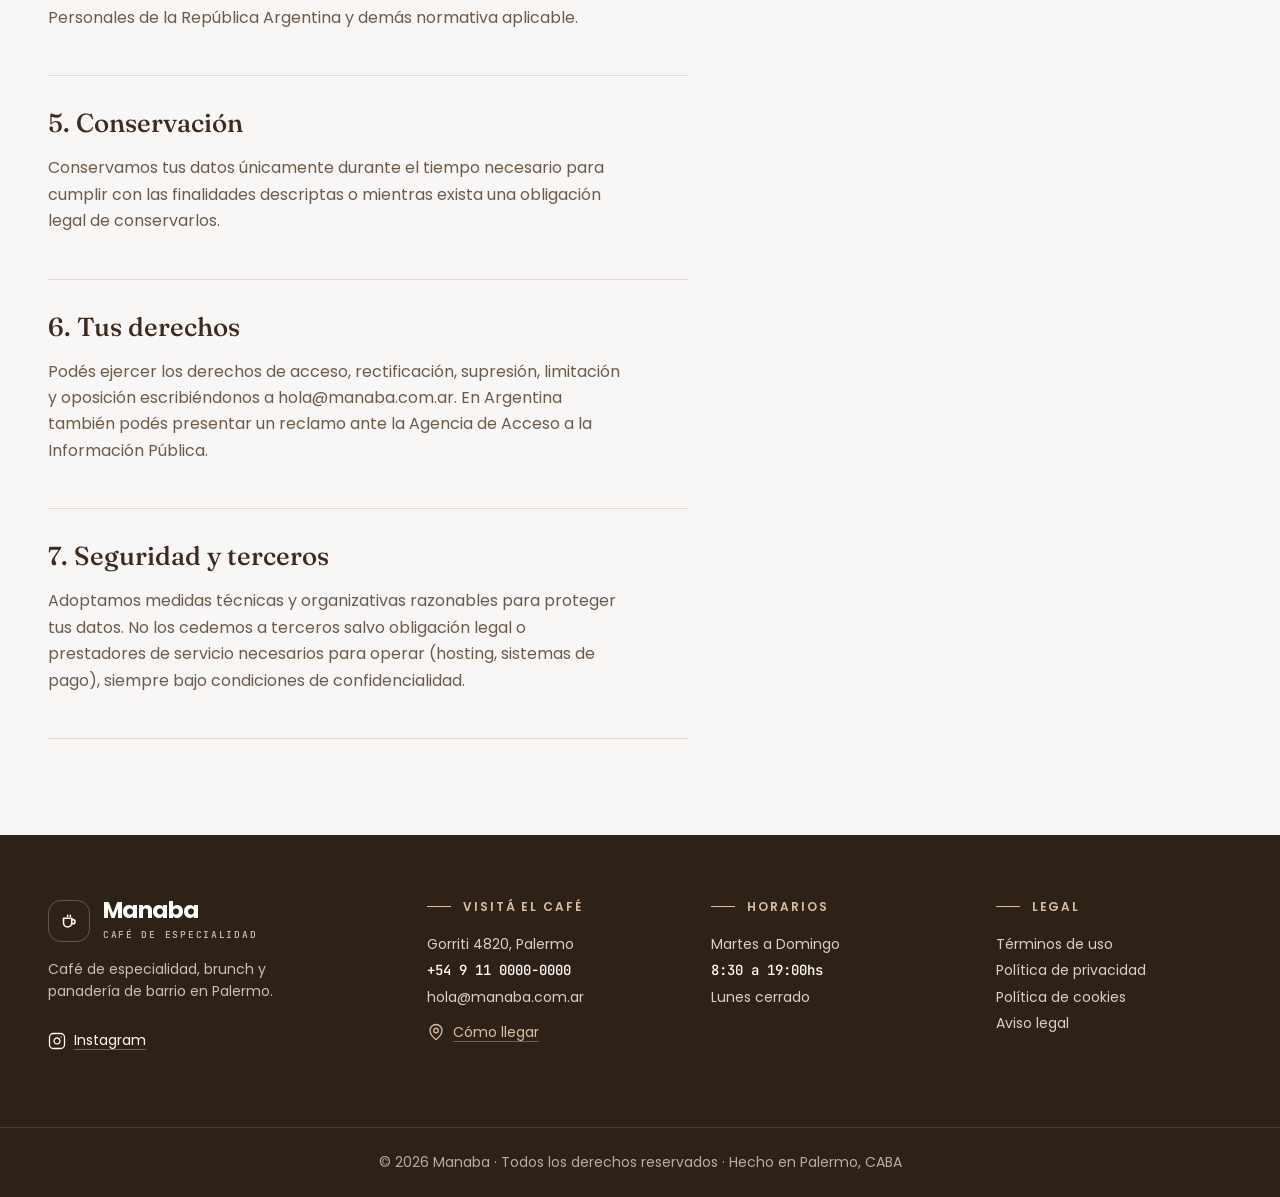
<file: pages/privacidad.html>
<!DOCTYPE html>
<html lang="es">
<head>
  <meta charset="UTF-8">
  <meta name="viewport" content="width=device-width, initial-scale=1.0">
  <title>Política de privacidad | Manaba</title>
  <meta name="description" content="Política de privacidad del sitio web de Manaba: qué datos tratamos y qué derechos tenés.">

  <link rel="canonical" href="https://sebbasv.github.io/Manaba.github.io/pages/privacidad.html">
  <meta name="theme-color" content="#F9F7F5">
  <meta property="og:type" content="website">
  <meta property="og:site_name" content="Manaba">
  <meta property="og:locale" content="es_AR">
  <meta property="og:title" content="Política de privacidad | Manaba">
  <meta property="og:description" content="Política de privacidad del sitio web de Manaba: qué datos tratamos y qué derechos tenés.">
  <meta property="og:url" content="https://sebbasv.github.io/Manaba.github.io/pages/privacidad.html">
  <meta property="og:image" content="https://sebbasv.github.io/Manaba.github.io/img/og-manaba.jpg">
  <meta property="og:image:width" content="1200">
  <meta property="og:image:height" content="630">
  <meta property="og:image:alt" content="Manaba, café de especialidad en Palermo: logo, el lema «Un lugar para arrancar el día con calma» y el interior del local">
  <meta name="twitter:card" content="summary_large_image">

  <script>document.documentElement.classList.add('js');</script>

  <link rel="icon" href="../img/favicon.svg" type="image/svg+xml">
  <link rel="apple-touch-icon" href="../img/apple-touch-icon.png">
  <link rel="preload" href="../fonts/poppins-400-latin.woff2" as="font" type="font/woff2" crossorigin>
  <link rel="preload" href="../fonts/poppins-600-latin.woff2" as="font" type="font/woff2" crossorigin>

  <link rel="preconnect" href="https://fonts.googleapis.com">
  <link rel="preconnect" href="https://fonts.gstatic.com" crossorigin>
  <link href="https://fonts.googleapis.com/css2?family=Fraunces:ital,opsz,wght@0,9..144,400;0,9..144,500;1,9..144,400&amp;display=swap" rel="stylesheet">
  <link rel="stylesheet" href="../css/main.css">
</head>
<body>

  <a class="skip-link" href="#contenido">Saltar al contenido</a>

  <header class="header">
    <div class="header__inner">
      <a href="../index.html" class="header__logo" aria-label="Manaba — volver al inicio">
        <span class="header__logo-mark" aria-hidden="true">
          <svg viewBox="0 0 24 24" fill="none" stroke="currentColor" stroke-width="1.7" stroke-linecap="round" stroke-linejoin="round">
            <path d="M6 9h9v5a4.5 4.5 0 0 1-9 0Z"/>
            <path d="M15 10.5h1.2a2.3 2.3 0 0 1 0 4.6H15"/>
            <path d="M10.5 7V5.8M13.5 7V5.8"/>
          </svg>
        </span>
        <span>
          <span class="header__logo-text">Manaba</span>
          <span class="header__logo-sub">Café de especialidad</span>
        </span>
      </a>

      <button type="button" class="header__toggle" aria-label="Abrir menú" aria-expanded="false" aria-controls="navPrincipal">
        <span></span>
        <span></span>
      </button>

      <nav class="header__nav" id="navPrincipal" aria-label="Navegación principal">
        <ul>
          <li><a href="../index.html">Inicio</a></li>
          <li><a href="menu.html">Menú</a></li>
          <li><a href="reservas.html">Reservas</a></li>
          <li><a href="nosotros.html">Nosotros</a></li>
          <li><a href="contacto.html">Contacto</a></li>
          <li><a href="restaurantes.html">Restaurantes</a></li>
        </ul>
        <a href="reservas.html" class="btn btn--primary header__cta">Reservar mesa</a>
      </nav>
    </div>
  </header>

  <main id="contenido">
    <section class="pagina-hero">
      <div class="pagina-hero__inner">
        <span class="pagina-hero__eyebrow">Legal</span>
        <h1 class="pagina-hero__title">Política de <em>privacidad</em></h1>
        <p class="pagina-hero__text">Qué datos tratamos, para qué y qué derechos tenés como usuario de este sitio.</p>
      </div>
    </section>

    <div class="contenido-legal">
      <p class="contenido-legal__fecha">Última actualización: 4 de septiembre de 2026</p>

      <section>
        <h2>1. Responsable del tratamiento</h2>
        <p>El responsable del tratamiento de los datos personales recopilados a través de este sitio es Manaba Café S.R.L., con CUIT 33-XXXXXXXX-X y domicilio en Gorriti 4820, Palermo, CABA, Argentina. Contacto: hola@manaba.com.ar</p>
      </section>

      <section>
        <h2>2. Datos que recopilamos</h2>
        <p>Recopilamos únicamente los datos que nos proporcionás voluntariamente:</p>
        <ul>
          <li>Datos de contacto: nombre, email y teléfono.</li>
          <li>Información de reservas: fecha, hora y cantidad de personas.</li>
          <li>Información de consultas: asunto y mensaje enviado a través de los formularios.</li>
        </ul>
      </section>

      <section>
        <h2>3. Finalidades del tratamiento</h2>
        <p>Usamos tus datos para:</p>
        <ul>
          <li>Gestionar reservas de mesa.</li>
          <li>Responder consultas y solicitudes de información.</li>
          <li>Evaluar propuestas de venta mayorista para restaurantes.</li>
          <li>Mejorar la experiencia del sitio web.</li>
        </ul>
        <p>No utilizamos tus datos para envíos publicitarios sin tu consentimiento expreso.</p>
      </section>

      <section>
        <h2>4. Base legal</h2>
        <p>Tratamos tus datos con tu consentimiento al completar los formularios del sitio, y en base a relaciones contractuales derivadas de reservas o solicitudes. Cumplimos con la Ley 25.326 de Protección de Datos Personales de la República Argentina y demás normativa aplicable.</p>
      </section>

      <section>
        <h2>5. Conservación</h2>
        <p>Conservamos tus datos únicamente durante el tiempo necesario para cumplir con las finalidades descriptas o mientras exista una obligación legal de conservarlos.</p>
      </section>

      <section>
        <h2>6. Tus derechos</h2>
        <p>Podés ejercer los derechos de acceso, rectificación, supresión, limitación y oposición escribiéndonos a hola@manaba.com.ar. En Argentina también podés presentar un reclamo ante la Agencia de Acceso a la Información Pública.</p>
      </section>

      <section>
        <h2>7. Seguridad y terceros</h2>
        <p>Adoptamos medidas técnicas y organizativas razonables para proteger tus datos. No los cedemos a terceros salvo obligación legal o prestadores de servicio necesarios para operar (hosting, sistemas de pago), siempre bajo condiciones de confidencialidad.</p>
      </section>
    </div>
  </main>

  <footer class="footer">
    <div class="footer__inner">
      <div>
        <div class="footer__brand">
          <span class="footer__brand-mark" aria-hidden="true">
            <svg viewBox="0 0 24 24" fill="none" stroke="currentColor" stroke-width="1.7" stroke-linecap="round" stroke-linejoin="round">
              <path d="M6 9h9v5a4.5 4.5 0 0 1-9 0Z"/>
              <path d="M15 10.5h1.2a2.3 2.3 0 0 1 0 4.6H15"/>
              <path d="M10.5 7V5.8M13.5 7V5.8"/>
            </svg>
          </span>
          <span>
            <span class="footer__brand-text">Manaba</span>
            <span class="footer__brand-sub">Café de especialidad</span>
          </span>
        </div>
        <p class="footer__tagline">Café de especialidad, brunch y panadería de barrio en Palermo.</p>
        <div class="footer__social">
          <a class="footer__link" href="https://www.instagram.com/" target="_blank" rel="noopener noreferrer" aria-label="Instagram de Manaba (se abre en una pestaña nueva)">
            <svg viewBox="0 0 24 24" fill="none" stroke="currentColor" stroke-width="1.7" stroke-linecap="round" stroke-linejoin="round" aria-hidden="true"><rect x="2" y="2" width="20" height="20" rx="5"/><path d="M16 11.37A4 4 0 1 1 12.63 8 4 4 0 0 1 16 11.37Z"/><path d="M17.5 6.5h.01"/></svg>
            <span>Instagram</span>
          </a>
        </div>
      </div>

      <div>
        <p class="footer__title">Visitá el café</p>
        <p class="footer__text">Gorriti 4820, Palermo<br><span class="num">+54 9 11 0000-0000</span><br>hola@manaba.com.ar</p>
        <a class="footer__link" href="https://www.google.com/maps/search/?api=1&amp;query=Gorriti+4820%2C+Palermo%2C+CABA" target="_blank" rel="noopener noreferrer" aria-label="Cómo llegar (se abre Google Maps en una pestaña nueva)">
          <svg viewBox="0 0 24 24" fill="none" stroke="currentColor" stroke-width="1.7" stroke-linecap="round" stroke-linejoin="round" aria-hidden="true"><path d="M20 10c0 5-5.5 10.2-7.4 11.8a1 1 0 0 1-1.2 0C9.5 20.2 4 15 4 10a8 8 0 0 1 16 0"/><circle cx="12" cy="10" r="3"/></svg>
          <span>Cómo llegar</span>
        </a>
      </div>

      <div>
        <p class="footer__title">Horarios</p>
        <p class="footer__text">Martes a Domingo<br><span class="num">8:30 a 19:00hs</span><br>Lunes cerrado</p>
      </div>

      <div>
        <p class="footer__title">Legal</p>
        <p class="footer__text">
          <a href="terminos.html">Términos de uso</a><br>
          <a href="privacidad.html">Política de privacidad</a><br>
          <a href="cookies.html">Política de cookies</a><br>
          <a href="aviso-legal.html">Aviso legal</a>
        </p>
      </div>
    </div>
    <p class="footer__legal" data-anio>© 2026 Manaba · Todos los derechos reservados · Hecho en Palermo, CABA</p>
  </footer>

  <script src="../js/main.js"></script>
</body>
</html>
</file>
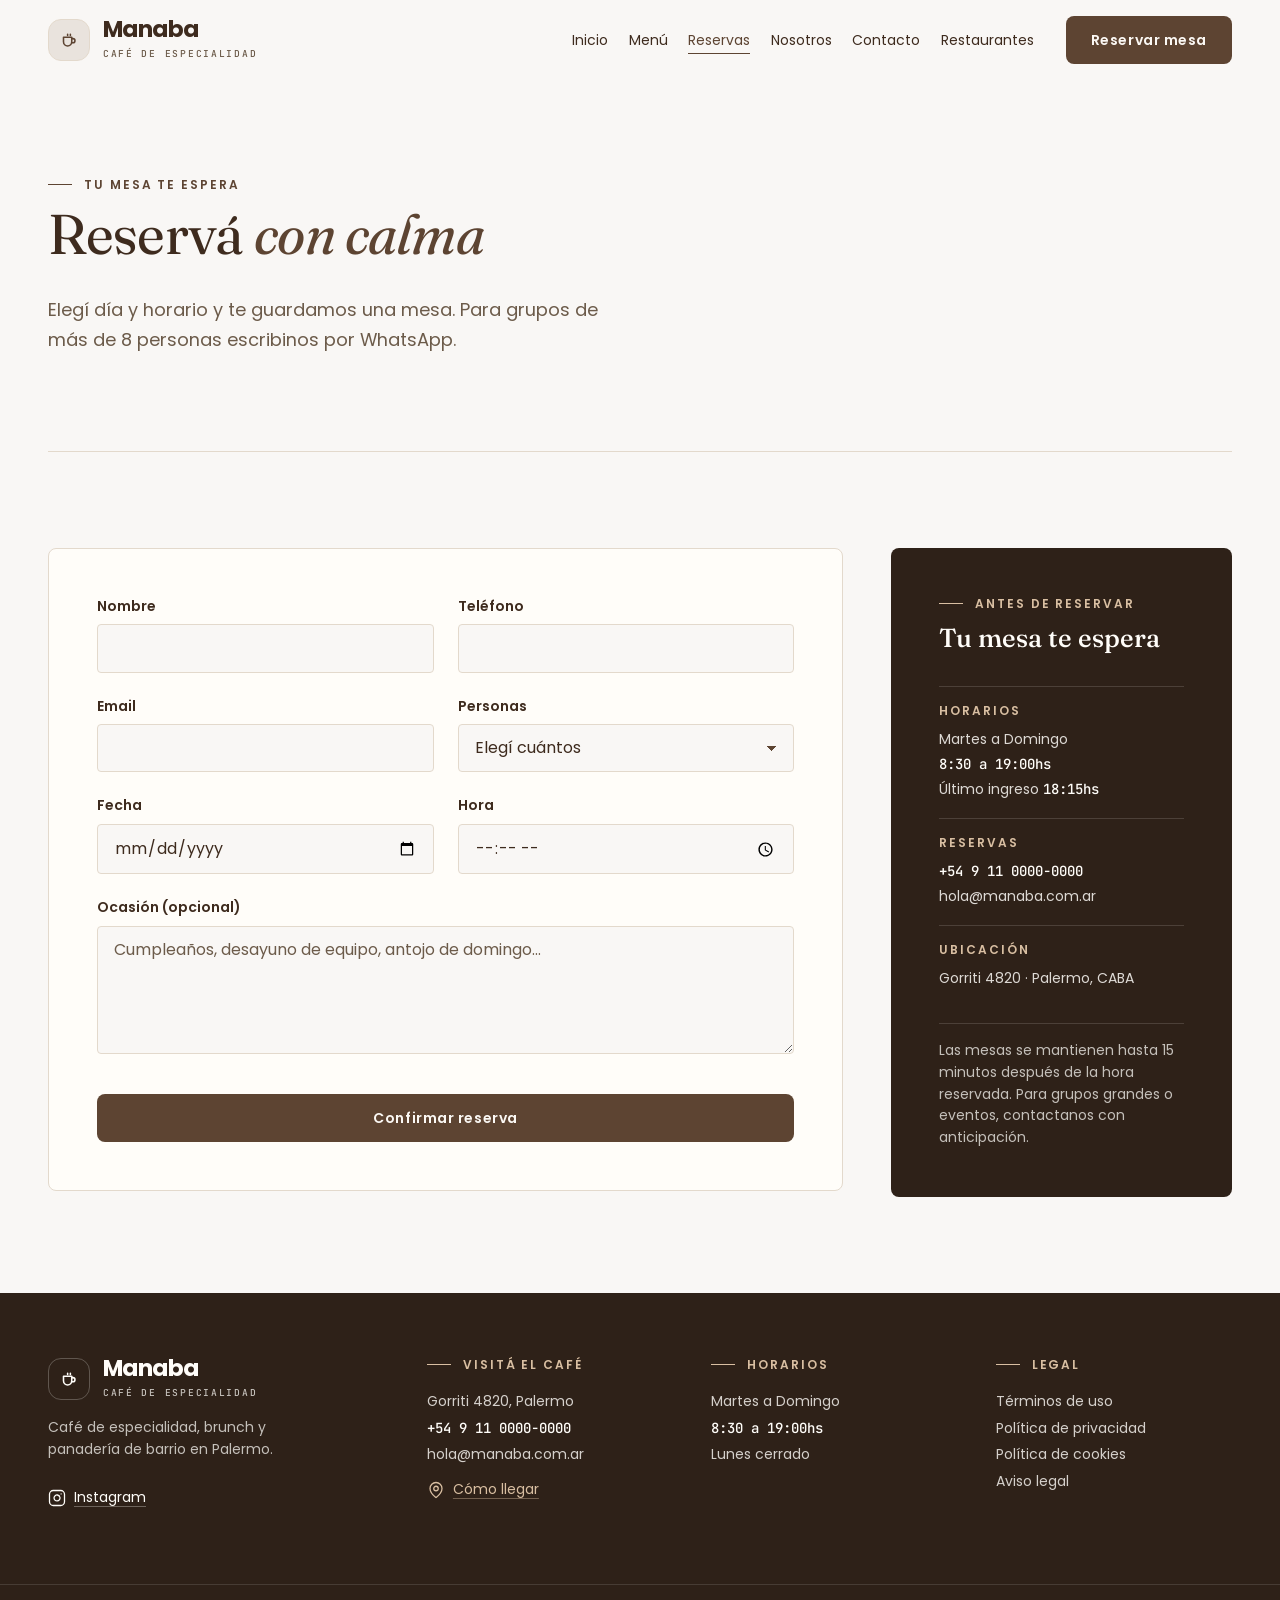
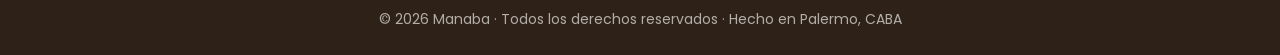
<file: pages/reservas.html>
<!DOCTYPE html>
<html lang="es">
<head>
  <meta charset="UTF-8">
  <meta name="viewport" content="width=device-width, initial-scale=1.0">
  <title>Reservas | Manaba — Café de especialidad y brunch</title>
  <meta name="description" content="Reservá tu mesa en Manaba. Café de especialidad y brunch de barrio en Palermo, CABA.">

  <link rel="canonical" href="https://sebbasv.github.io/Manaba.github.io/pages/reservas.html">
  <meta name="theme-color" content="#F9F7F5">
  <meta property="og:type" content="website">
  <meta property="og:site_name" content="Manaba">
  <meta property="og:locale" content="es_AR">
  <meta property="og:title" content="Reservas | Manaba — Café de especialidad y brunch">
  <meta property="og:description" content="Reservá tu mesa en Manaba. Café de especialidad y brunch de barrio en Palermo, CABA.">
  <meta property="og:url" content="https://sebbasv.github.io/Manaba.github.io/pages/reservas.html">
  <meta property="og:image" content="https://sebbasv.github.io/Manaba.github.io/img/og-manaba.jpg">
  <meta property="og:image:width" content="1200">
  <meta property="og:image:height" content="630">
  <meta property="og:image:alt" content="Manaba, café de especialidad en Palermo: logo, el lema «Un lugar para arrancar el día con calma» y el interior del local">
  <meta name="twitter:card" content="summary_large_image">

  <script>document.documentElement.classList.add('js');</script>

  <link rel="icon" href="../img/favicon.svg" type="image/svg+xml">
  <link rel="apple-touch-icon" href="../img/apple-touch-icon.png">
  <link rel="preload" href="../fonts/poppins-400-latin.woff2" as="font" type="font/woff2" crossorigin>
  <link rel="preload" href="../fonts/poppins-600-latin.woff2" as="font" type="font/woff2" crossorigin>

  <link rel="preconnect" href="https://fonts.googleapis.com">
  <link rel="preconnect" href="https://fonts.gstatic.com" crossorigin>
  <link href="https://fonts.googleapis.com/css2?family=Fraunces:ital,opsz,wght@0,9..144,400;0,9..144,500;1,9..144,400&amp;display=swap" rel="stylesheet">
  <link rel="stylesheet" href="../css/main.css">
</head>
<body>

  <a class="skip-link" href="#contenido">Saltar al contenido</a>

  <header class="header">
    <div class="header__inner">
      <a href="../index.html" class="header__logo" aria-label="Manaba — volver al inicio">
        <span class="header__logo-mark" aria-hidden="true">
          <svg viewBox="0 0 24 24" fill="none" stroke="currentColor" stroke-width="1.7" stroke-linecap="round" stroke-linejoin="round">
            <path d="M6 9h9v5a4.5 4.5 0 0 1-9 0Z"/>
            <path d="M15 10.5h1.2a2.3 2.3 0 0 1 0 4.6H15"/>
            <path d="M10.5 7V5.8M13.5 7V5.8"/>
          </svg>
        </span>
        <span>
          <span class="header__logo-text">Manaba</span>
          <span class="header__logo-sub">Café de especialidad</span>
        </span>
      </a>

      <button type="button" class="header__toggle" aria-label="Abrir menú" aria-expanded="false" aria-controls="navPrincipal">
        <span></span>
        <span></span>
      </button>

      <nav class="header__nav" id="navPrincipal" aria-label="Navegación principal">
        <ul>
          <li><a href="../index.html">Inicio</a></li>
          <li><a href="menu.html">Menú</a></li>
          <li><a href="reservas.html" aria-current="page">Reservas</a></li>
          <li><a href="nosotros.html">Nosotros</a></li>
          <li><a href="contacto.html">Contacto</a></li>
          <li><a href="restaurantes.html">Restaurantes</a></li>
        </ul>
        <a href="reservas.html" class="btn btn--primary header__cta">Reservar mesa</a>
      </nav>
    </div>
  </header>

  <main id="contenido">
    <section class="pagina-hero">
      <div class="pagina-hero__inner">
        <span class="pagina-hero__eyebrow">Tu mesa te espera</span>
        <h1 class="pagina-hero__title">Reservá <em>con calma</em></h1>
        <p class="pagina-hero__text">Elegí día y horario y te guardamos una mesa. Para grupos de más de 8 personas escribinos por WhatsApp.</p>
      </div>
    </section>

    <section class="reserva-grid">
      <form class="formulario reveal" action="#" method="post" aria-label="Formulario de reserva">
        <div class="formulario__row">
          <div class="formulario__field">
            <label for="nombre">Nombre</label>
            <input type="text" id="nombre" name="nombre" required>
          </div>
          <div class="formulario__field">
            <label for="telefono">Teléfono</label>
            <input type="tel" id="telefono" name="telefono" required>
          </div>
        </div>

        <div class="formulario__row">
          <div class="formulario__field">
            <label for="email">Email</label>
            <input type="email" id="email" name="email">
          </div>
          <div class="formulario__field">
            <label for="personas">Personas</label>
            <select id="personas" name="personas" required>
              <option value="">Elegí cuántos</option>
              <option value="1">1</option>
              <option value="2">2</option>
              <option value="3">3</option>
              <option value="4">4</option>
              <option value="5">5</option>
              <option value="6">6</option>
              <option value="7">7</option>
              <option value="8">8 o más</option>
            </select>
          </div>
        </div>

        <div class="formulario__row">
          <div class="formulario__field">
            <label for="fecha">Fecha</label>
            <input type="date" id="fecha" name="fecha" required>
          </div>
          <div class="formulario__field">
            <label for="hora">Hora</label>
            <input type="time" id="hora" name="hora" required>
          </div>
        </div>

        <div class="formulario__field">
          <label for="ocasion">Ocasión (opcional)</label>
          <textarea id="ocasion" name="ocasion" rows="3" placeholder="Cumpleaños, desayuno de equipo, antojo de domingo..."></textarea>
        </div>

        <button type="submit" class="btn btn--primary formulario__submit">Confirmar reserva</button>
      </form>

      <aside class="reserva-info reveal">
        <span class="reserva-info__eyebrow">Antes de reservar</span>
        <h2 class="reserva-info__title">Tu mesa te espera</h2>

        <div class="reserva-info__item">
          <h3>Horarios</h3>
          <p>Martes a Domingo<br><span class="num">8:30 a 19:00hs</span><br>Último ingreso <span class="num">18:15hs</span></p>
        </div>

        <div class="reserva-info__item">
          <h3>Reservas</h3>
          <p><span class="num">+54 9 11 0000-0000</span><br>hola@manaba.com.ar</p>
        </div>

        <div class="reserva-info__item">
          <h3>Ubicación</h3>
          <p>Gorriti 4820 · Palermo, CABA</p>
        </div>

        <p class="reserva-info__politica">
          Las mesas se mantienen hasta 15 minutos después de la hora reservada. Para grupos grandes o eventos, contactanos con anticipación.
        </p>
      </aside>
    </section>
  </main>

  <footer class="footer">
    <div class="footer__inner">
      <div>
        <div class="footer__brand">
          <span class="footer__brand-mark" aria-hidden="true">
            <svg viewBox="0 0 24 24" fill="none" stroke="currentColor" stroke-width="1.7" stroke-linecap="round" stroke-linejoin="round">
              <path d="M6 9h9v5a4.5 4.5 0 0 1-9 0Z"/>
              <path d="M15 10.5h1.2a2.3 2.3 0 0 1 0 4.6H15"/>
              <path d="M10.5 7V5.8M13.5 7V5.8"/>
            </svg>
          </span>
          <span>
            <span class="footer__brand-text">Manaba</span>
            <span class="footer__brand-sub">Café de especialidad</span>
          </span>
        </div>
        <p class="footer__tagline">Café de especialidad, brunch y panadería de barrio en Palermo.</p>
        <div class="footer__social">
          <a class="footer__link" href="https://www.instagram.com/" target="_blank" rel="noopener noreferrer" aria-label="Instagram de Manaba (se abre en una pestaña nueva)">
            <svg viewBox="0 0 24 24" fill="none" stroke="currentColor" stroke-width="1.7" stroke-linecap="round" stroke-linejoin="round" aria-hidden="true"><rect x="2" y="2" width="20" height="20" rx="5"/><path d="M16 11.37A4 4 0 1 1 12.63 8 4 4 0 0 1 16 11.37Z"/><path d="M17.5 6.5h.01"/></svg>
            <span>Instagram</span>
          </a>
        </div>
      </div>

      <div>
        <p class="footer__title">Visitá el café</p>
        <p class="footer__text">Gorriti 4820, Palermo<br><span class="num">+54 9 11 0000-0000</span><br>hola@manaba.com.ar</p>
        <a class="footer__link" href="https://www.google.com/maps/search/?api=1&amp;query=Gorriti+4820%2C+Palermo%2C+CABA" target="_blank" rel="noopener noreferrer" aria-label="Cómo llegar (se abre Google Maps en una pestaña nueva)">
          <svg viewBox="0 0 24 24" fill="none" stroke="currentColor" stroke-width="1.7" stroke-linecap="round" stroke-linejoin="round" aria-hidden="true"><path d="M20 10c0 5-5.5 10.2-7.4 11.8a1 1 0 0 1-1.2 0C9.5 20.2 4 15 4 10a8 8 0 0 1 16 0"/><circle cx="12" cy="10" r="3"/></svg>
          <span>Cómo llegar</span>
        </a>
      </div>

      <div>
        <p class="footer__title">Horarios</p>
        <p class="footer__text">Martes a Domingo<br><span class="num">8:30 a 19:00hs</span><br>Lunes cerrado</p>
      </div>

      <div>
        <p class="footer__title">Legal</p>
        <p class="footer__text">
          <a href="terminos.html">Términos de uso</a><br>
          <a href="privacidad.html">Política de privacidad</a><br>
          <a href="cookies.html">Política de cookies</a><br>
          <a href="aviso-legal.html">Aviso legal</a>
        </p>
      </div>
    </div>
    <p class="footer__legal" data-anio>© 2026 Manaba · Todos los derechos reservados · Hecho en Palermo, CABA</p>
  </footer>

  <script src="../js/main.js"></script>
</body>
</html>
</file>
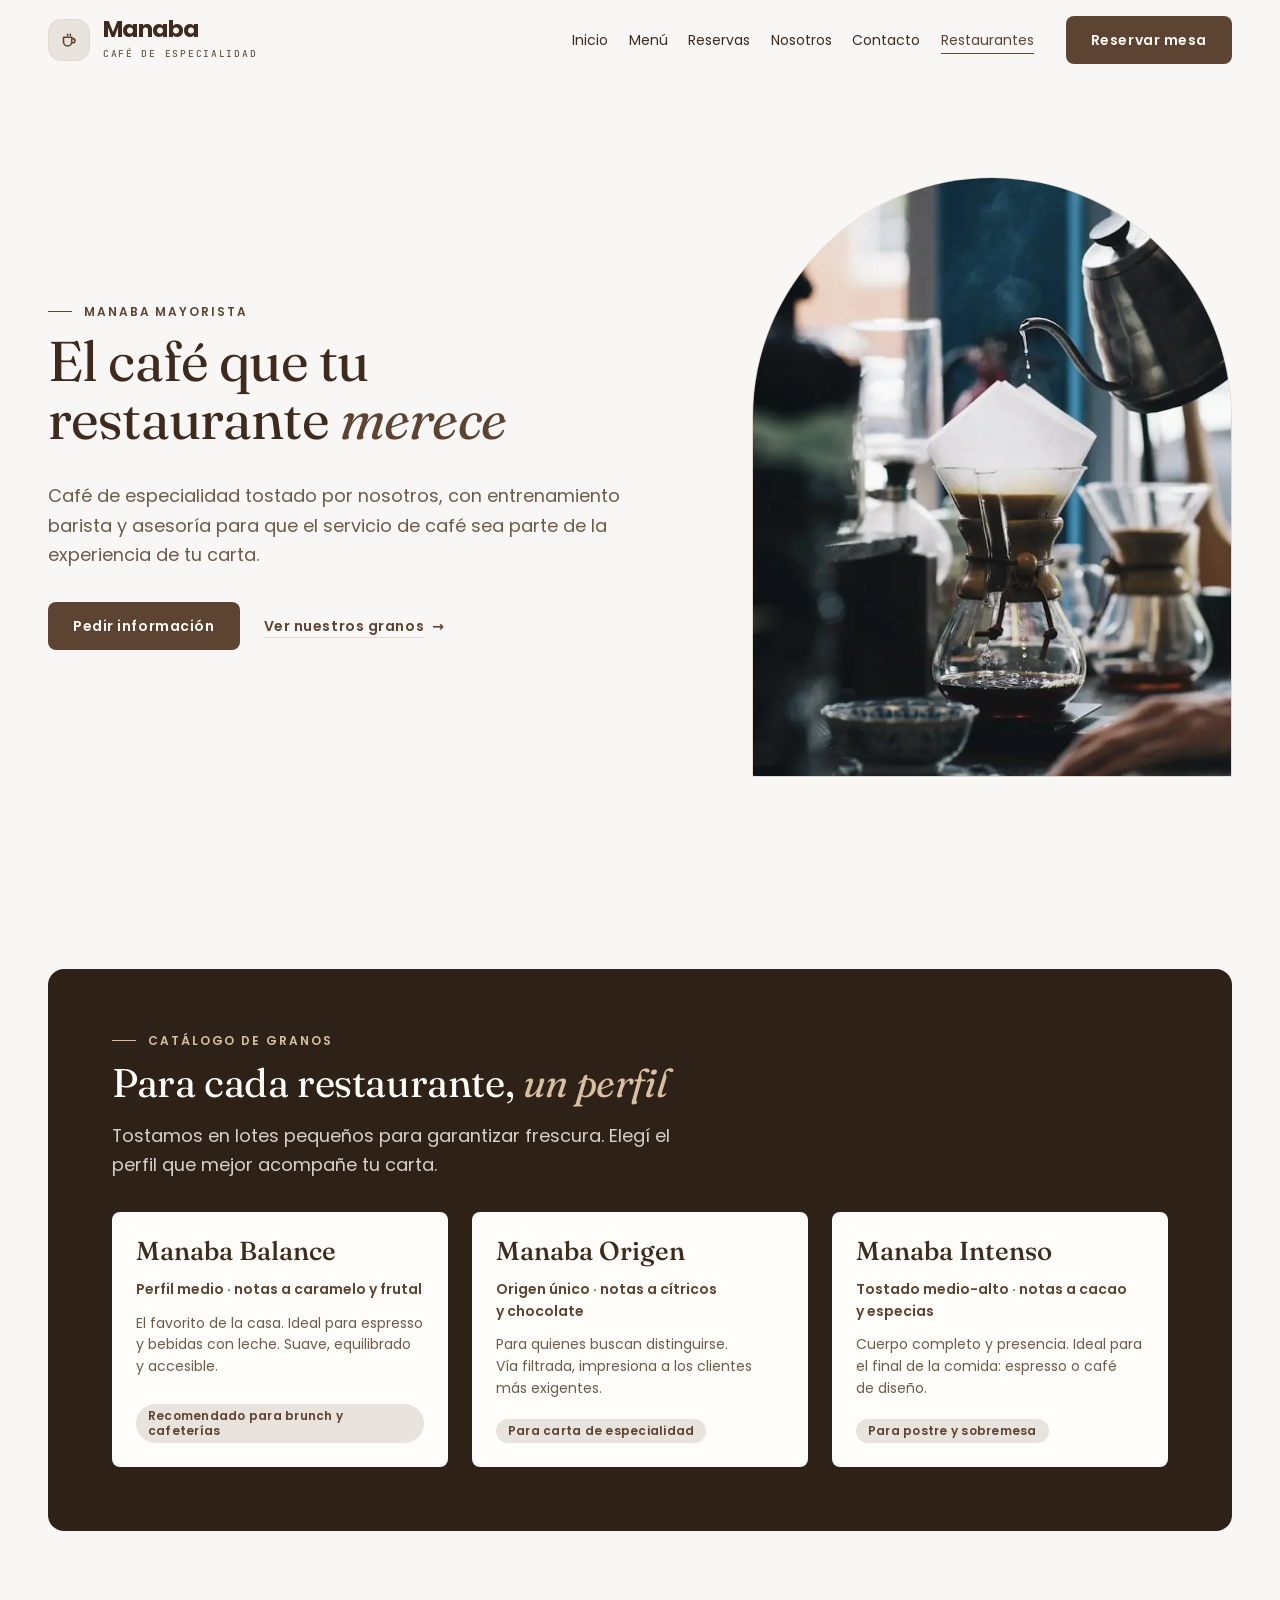
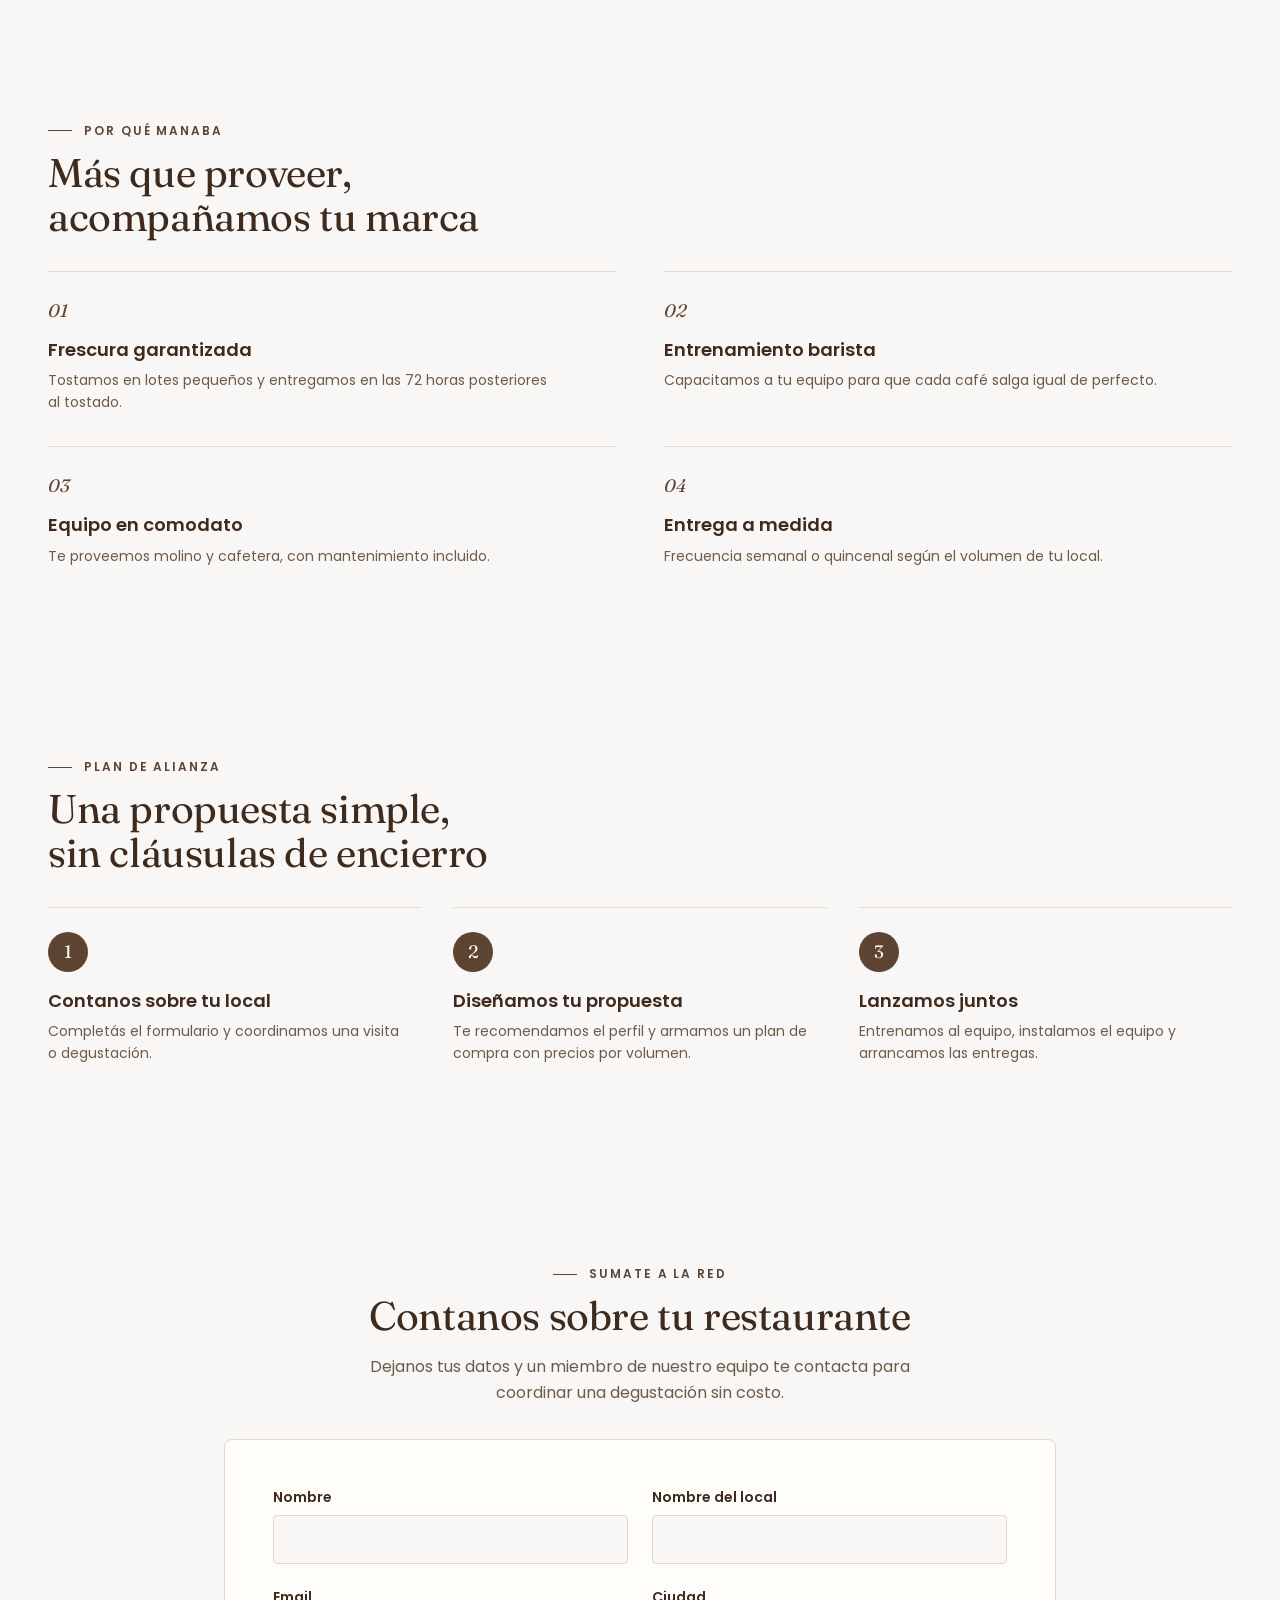
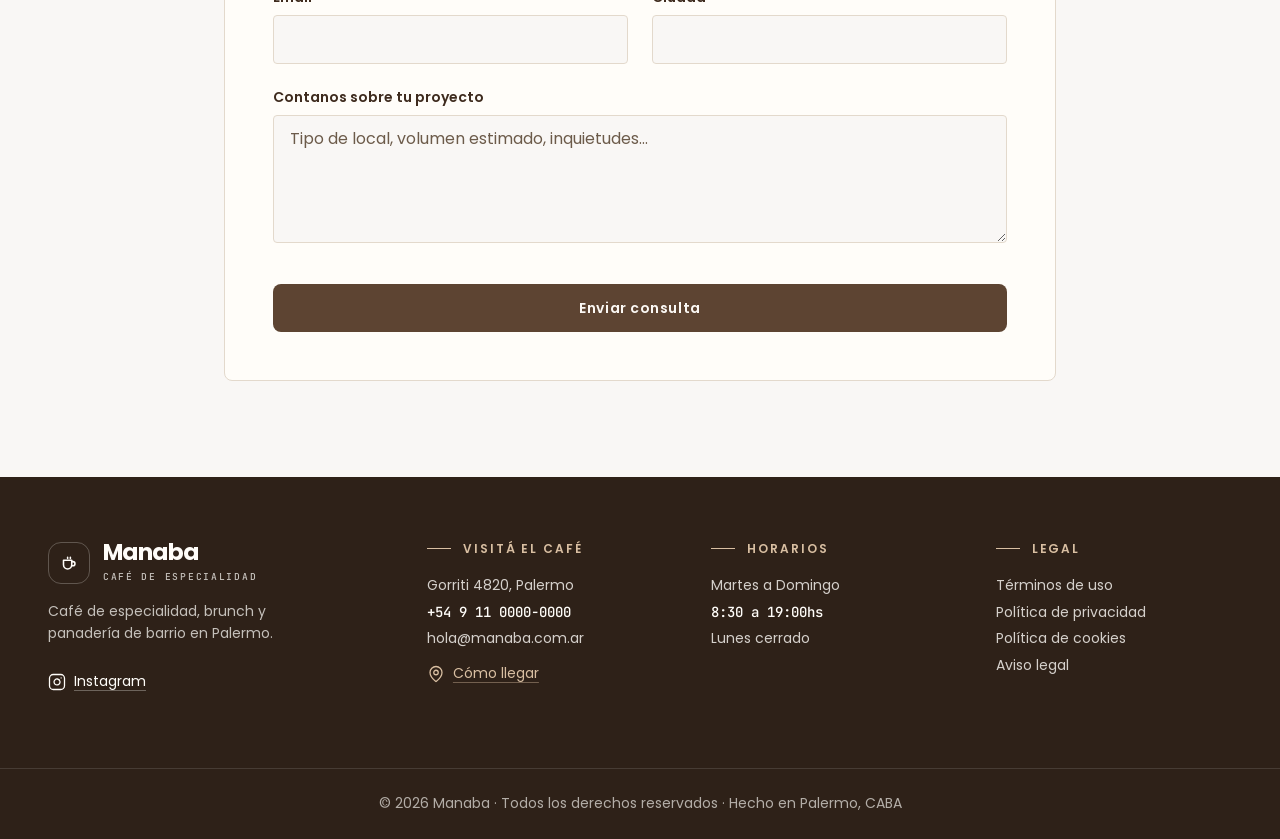
<file: pages/restaurantes.html>
<!DOCTYPE html>
<html lang="es">
<head>
  <meta charset="UTF-8">
  <meta name="viewport" content="width=device-width, initial-scale=1.0">
  <title>Manaba Mayorista | Café de especialidad para restaurantes</title>
  <meta name="description" content="Manaba Mayorista: café de especialidad, tostado propio y entrenamiento barista para restaurantes y cafeterías. Sumate a nuestra red de aliados.">

  <link rel="canonical" href="https://sebbasv.github.io/Manaba.github.io/pages/restaurantes.html">
  <meta name="theme-color" content="#F9F7F5">
  <meta property="og:type" content="website">
  <meta property="og:site_name" content="Manaba">
  <meta property="og:locale" content="es_AR">
  <meta property="og:title" content="Manaba Mayorista | Café de especialidad para restaurantes">
  <meta property="og:description" content="Manaba Mayorista: café de especialidad, tostado propio y entrenamiento barista para restaurantes y cafeterías. Sumate a nuestra red de aliados.">
  <meta property="og:url" content="https://sebbasv.github.io/Manaba.github.io/pages/restaurantes.html">
  <meta property="og:image" content="https://sebbasv.github.io/Manaba.github.io/img/og-manaba.jpg">
  <meta property="og:image:width" content="1200">
  <meta property="og:image:height" content="630">
  <meta property="og:image:alt" content="Manaba, café de especialidad en Palermo: logo, el lema «Un lugar para arrancar el día con calma» y el interior del local">
  <meta name="twitter:card" content="summary_large_image">

  <script>document.documentElement.classList.add('js');</script>

  <link rel="icon" href="../img/favicon.svg" type="image/svg+xml">
  <link rel="apple-touch-icon" href="../img/apple-touch-icon.png">
  <link rel="preload" href="../fonts/poppins-400-latin.woff2" as="font" type="font/woff2" crossorigin>
  <link rel="preload" href="../fonts/poppins-600-latin.woff2" as="font" type="font/woff2" crossorigin>

  <link rel="preconnect" href="https://fonts.googleapis.com">
  <link rel="preconnect" href="https://fonts.gstatic.com" crossorigin>
  <link href="https://fonts.googleapis.com/css2?family=Fraunces:ital,opsz,wght@0,9..144,400;0,9..144,500;1,9..144,400&amp;display=swap" rel="stylesheet">
  <link rel="stylesheet" href="../css/main.css">
</head>
<body>

  <a class="skip-link" href="#contenido">Saltar al contenido</a>

  <header class="header">
    <div class="header__inner">
      <a href="../index.html" class="header__logo" aria-label="Manaba — volver al inicio">
        <span class="header__logo-mark" aria-hidden="true">
          <svg viewBox="0 0 24 24" fill="none" stroke="currentColor" stroke-width="1.7" stroke-linecap="round" stroke-linejoin="round">
            <path d="M6 9h9v5a4.5 4.5 0 0 1-9 0Z"/>
            <path d="M15 10.5h1.2a2.3 2.3 0 0 1 0 4.6H15"/>
            <path d="M10.5 7V5.8M13.5 7V5.8"/>
          </svg>
        </span>
        <span>
          <span class="header__logo-text">Manaba</span>
          <span class="header__logo-sub">Café de especialidad</span>
        </span>
      </a>

      <button type="button" class="header__toggle" aria-label="Abrir menú" aria-expanded="false" aria-controls="navPrincipal">
        <span></span>
        <span></span>
      </button>

      <nav class="header__nav" id="navPrincipal" aria-label="Navegación principal">
        <ul>
          <li><a href="../index.html">Inicio</a></li>
          <li><a href="menu.html">Menú</a></li>
          <li><a href="reservas.html">Reservas</a></li>
          <li><a href="nosotros.html">Nosotros</a></li>
          <li><a href="contacto.html">Contacto</a></li>
          <li><a href="restaurantes.html" aria-current="page">Restaurantes</a></li>
        </ul>
        <a href="reservas.html" class="btn btn--primary header__cta">Reservar mesa</a>
      </nav>
    </div>
  </header>

  <main id="contenido">
    <section class="rest-intro">
      <div>
        <span class="rest-intro__eyebrow">Manaba Mayorista</span>
        <h1 class="rest-intro__title">El café que tu restaurante <em>merece</em></h1>
        <p class="rest-intro__text">Café de especialidad tostado por nosotros, con entrenamiento barista y asesoría para que el servicio de café sea parte de la experiencia de tu carta.</p>
        <div class="rest-intro__actions">
          <a href="#contacto" class="btn btn--primary">Pedir información</a>
          <a href="#granos" class="link-arrow"><span class="link-arrow__text">Ver nuestros granos</span> <span class="link-arrow__icon" aria-hidden="true">→</span></a>
        </div>
      </div>
      <div class="rest-intro__visual">
        <img src="../img/foto-cafe-filtrado-800.webp" srcset="../img/foto-cafe-filtrado-480.webp 480w, ../img/foto-cafe-filtrado-800.webp 800w, ../img/foto-cafe-filtrado-1200.webp 1200w" sizes="(min-width: 768px) 940px, calc(187.5vw - 60px)" fetchpriority="high" style="--focal: 60% 50%" width="1200" height="800" alt="Café de especialidad preparado por filtrado en la barra">
      </div>
    </section>

    <section class="rest-panel" id="granos">
      <div class="rest-panel__inner">
        <span class="rest-panel__eyebrow">Catálogo de granos</span>
        <h2 class="rest-panel__title">Para cada restaurante, <em>un perfil</em></h2>
        <p class="rest-panel__lead">Tostamos en lotes pequeños para garantizar frescura. Elegí el perfil que mejor acompañe tu carta.</p>

        <div class="rest-granos reveal-stagger">
          <article class="card-grano">
            <h3 class="card-grano__name">Manaba Balance</h3>
            <p class="card-grano__note">Perfil medio · notas a caramelo y frutal</p>
            <p class="card-grano__desc">El favorito de la casa. Ideal para espresso y bebidas con leche. Suave, equilibrado y accesible.</p>
            <p class="card-grano__tag tag">Recomendado para brunch y cafeterías</p>
          </article>

          <article class="card-grano">
            <h3 class="card-grano__name">Manaba Origen</h3>
            <p class="card-grano__note">Origen único · notas a cítricos y chocolate</p>
            <p class="card-grano__desc">Para quienes buscan distinguirse. Vía filtrada, impresiona a los clientes más exigentes.</p>
            <p class="card-grano__tag tag">Para carta de especialidad</p>
          </article>

          <article class="card-grano">
            <h3 class="card-grano__name">Manaba Intenso</h3>
            <p class="card-grano__note">Tostado medio-alto · notas a cacao y especias</p>
            <p class="card-grano__desc">Cuerpo completo y presencia. Ideal para el final de la comida: espresso o café de diseño.</p>
            <p class="card-grano__tag tag">Para postre y sobremesa</p>
          </article>
        </div>
      </div>
    </section>

    <section class="rest-block">
      <div class="rest-block__inner">
        <div class="rest-block__head">
          <span class="rest-block__eyebrow">Por qué Manaba</span>
          <h2 class="rest-block__title">Más que proveer, acompañamos tu marca</h2>
        </div>

        <div class="rest-beneficios reveal-stagger">
          <div class="rest-beneficio">
            <span class="rest-beneficio__num">01</span>
            <h3 class="rest-beneficio__title">Frescura garantizada</h3>
            <p class="rest-beneficio__desc">Tostamos en lotes pequeños y entregamos en las 72 horas posteriores al tostado.</p>
          </div>
          <div class="rest-beneficio">
            <span class="rest-beneficio__num">02</span>
            <h3 class="rest-beneficio__title">Entrenamiento barista</h3>
            <p class="rest-beneficio__desc">Capacitamos a tu equipo para que cada café salga igual de perfecto.</p>
          </div>
          <div class="rest-beneficio">
            <span class="rest-beneficio__num">03</span>
            <h3 class="rest-beneficio__title">Equipo en comodato</h3>
            <p class="rest-beneficio__desc">Te proveemos molino y cafetera, con mantenimiento incluido.</p>
          </div>
          <div class="rest-beneficio">
            <span class="rest-beneficio__num">04</span>
            <h3 class="rest-beneficio__title">Entrega a medida</h3>
            <p class="rest-beneficio__desc">Frecuencia semanal o quincenal según el volumen de tu local.</p>
          </div>
        </div>
      </div>
    </section>

    <section class="rest-block">
      <div class="rest-block__inner">
        <div class="rest-block__head">
          <span class="rest-block__eyebrow">Plan de alianza</span>
          <h2 class="rest-block__title">Una propuesta simple, sin cláusulas de encierro</h2>
        </div>

        <div class="rest-plan reveal-stagger">
          <div class="rest-plan__item">
            <span class="rest-plan__num">1</span>
            <p class="rest-plan__name">Contanos sobre tu local</p>
            <p class="rest-plan__desc">Completás el formulario y coordinamos una visita o degustación.</p>
          </div>
          <div class="rest-plan__item">
            <span class="rest-plan__num">2</span>
            <p class="rest-plan__name">Diseñamos tu propuesta</p>
            <p class="rest-plan__desc">Te recomendamos el perfil y armamos un plan de compra con precios por volumen.</p>
          </div>
          <div class="rest-plan__item">
            <span class="rest-plan__num">3</span>
            <p class="rest-plan__name">Lanzamos juntos</p>
            <p class="rest-plan__desc">Entrenamos al equipo, instalamos el equipo y arrancamos las entregas.</p>
          </div>
        </div>
      </div>
    </section>

    <section class="rest-contact" id="contacto">
      <div class="rest-contact__inner">
        <span class="rest-contact__eyebrow">Sumate a la red</span>
        <h2 class="rest-contact__title">Contanos sobre tu restaurante</h2>
        <p class="rest-contact__text">Dejanos tus datos y un miembro de nuestro equipo te contacta para coordinar una degustación sin costo.</p>

        <form class="formulario reveal" action="#" method="post" aria-label="Formulario de contacto mayorista">
          <div class="formulario__row">
            <div class="formulario__field">
              <label for="nombre">Nombre</label>
              <input type="text" id="nombre" name="nombre" required>
            </div>
            <div class="formulario__field">
              <label for="local">Nombre del local</label>
              <input type="text" id="local" name="local" required>
            </div>
          </div>

          <div class="formulario__row">
            <div class="formulario__field">
              <label for="email">Email</label>
              <input type="email" id="email" name="email" required>
            </div>
            <div class="formulario__field">
              <label for="ciudad">Ciudad</label>
              <input type="text" id="ciudad" name="ciudad">
            </div>
          </div>

          <div class="formulario__field">
            <label for="mensaje">Contanos sobre tu proyecto</label>
            <textarea id="mensaje" name="mensaje" rows="4" placeholder="Tipo de local, volumen estimado, inquietudes..."></textarea>
          </div>

          <button type="submit" class="btn btn--primary formulario__submit">Enviar consulta</button>
        </form>
      </div>
    </section>
  </main>

  <footer class="footer">
    <div class="footer__inner">
      <div>
        <div class="footer__brand">
          <span class="footer__brand-mark" aria-hidden="true">
            <svg viewBox="0 0 24 24" fill="none" stroke="currentColor" stroke-width="1.7" stroke-linecap="round" stroke-linejoin="round">
              <path d="M6 9h9v5a4.5 4.5 0 0 1-9 0Z"/>
              <path d="M15 10.5h1.2a2.3 2.3 0 0 1 0 4.6H15"/>
              <path d="M10.5 7V5.8M13.5 7V5.8"/>
            </svg>
          </span>
          <span>
            <span class="footer__brand-text">Manaba</span>
            <span class="footer__brand-sub">Café de especialidad</span>
          </span>
        </div>
        <p class="footer__tagline">Café de especialidad, brunch y panadería de barrio en Palermo.</p>
        <div class="footer__social">
          <a class="footer__link" href="https://www.instagram.com/" target="_blank" rel="noopener noreferrer" aria-label="Instagram de Manaba (se abre en una pestaña nueva)">
            <svg viewBox="0 0 24 24" fill="none" stroke="currentColor" stroke-width="1.7" stroke-linecap="round" stroke-linejoin="round" aria-hidden="true"><rect x="2" y="2" width="20" height="20" rx="5"/><path d="M16 11.37A4 4 0 1 1 12.63 8 4 4 0 0 1 16 11.37Z"/><path d="M17.5 6.5h.01"/></svg>
            <span>Instagram</span>
          </a>
        </div>
      </div>

      <div>
        <p class="footer__title">Visitá el café</p>
        <p class="footer__text">Gorriti 4820, Palermo<br><span class="num">+54 9 11 0000-0000</span><br>hola@manaba.com.ar</p>
        <a class="footer__link" href="https://www.google.com/maps/search/?api=1&amp;query=Gorriti+4820%2C+Palermo%2C+CABA" target="_blank" rel="noopener noreferrer" aria-label="Cómo llegar (se abre Google Maps en una pestaña nueva)">
          <svg viewBox="0 0 24 24" fill="none" stroke="currentColor" stroke-width="1.7" stroke-linecap="round" stroke-linejoin="round" aria-hidden="true"><path d="M20 10c0 5-5.5 10.2-7.4 11.8a1 1 0 0 1-1.2 0C9.5 20.2 4 15 4 10a8 8 0 0 1 16 0"/><circle cx="12" cy="10" r="3"/></svg>
          <span>Cómo llegar</span>
        </a>
      </div>

      <div>
        <p class="footer__title">Horarios</p>
        <p class="footer__text">Martes a Domingo<br><span class="num">8:30 a 19:00hs</span><br>Lunes cerrado</p>
      </div>

      <div>
        <p class="footer__title">Legal</p>
        <p class="footer__text">
          <a href="terminos.html">Términos de uso</a><br>
          <a href="privacidad.html">Política de privacidad</a><br>
          <a href="cookies.html">Política de cookies</a><br>
          <a href="aviso-legal.html">Aviso legal</a>
        </p>
      </div>
    </div>
    <p class="footer__legal" data-anio>© 2026 Manaba · Todos los derechos reservados · Hecho en Palermo, CABA</p>
  </footer>

  <script src="../js/main.js"></script>
</body>
</html>
</file>
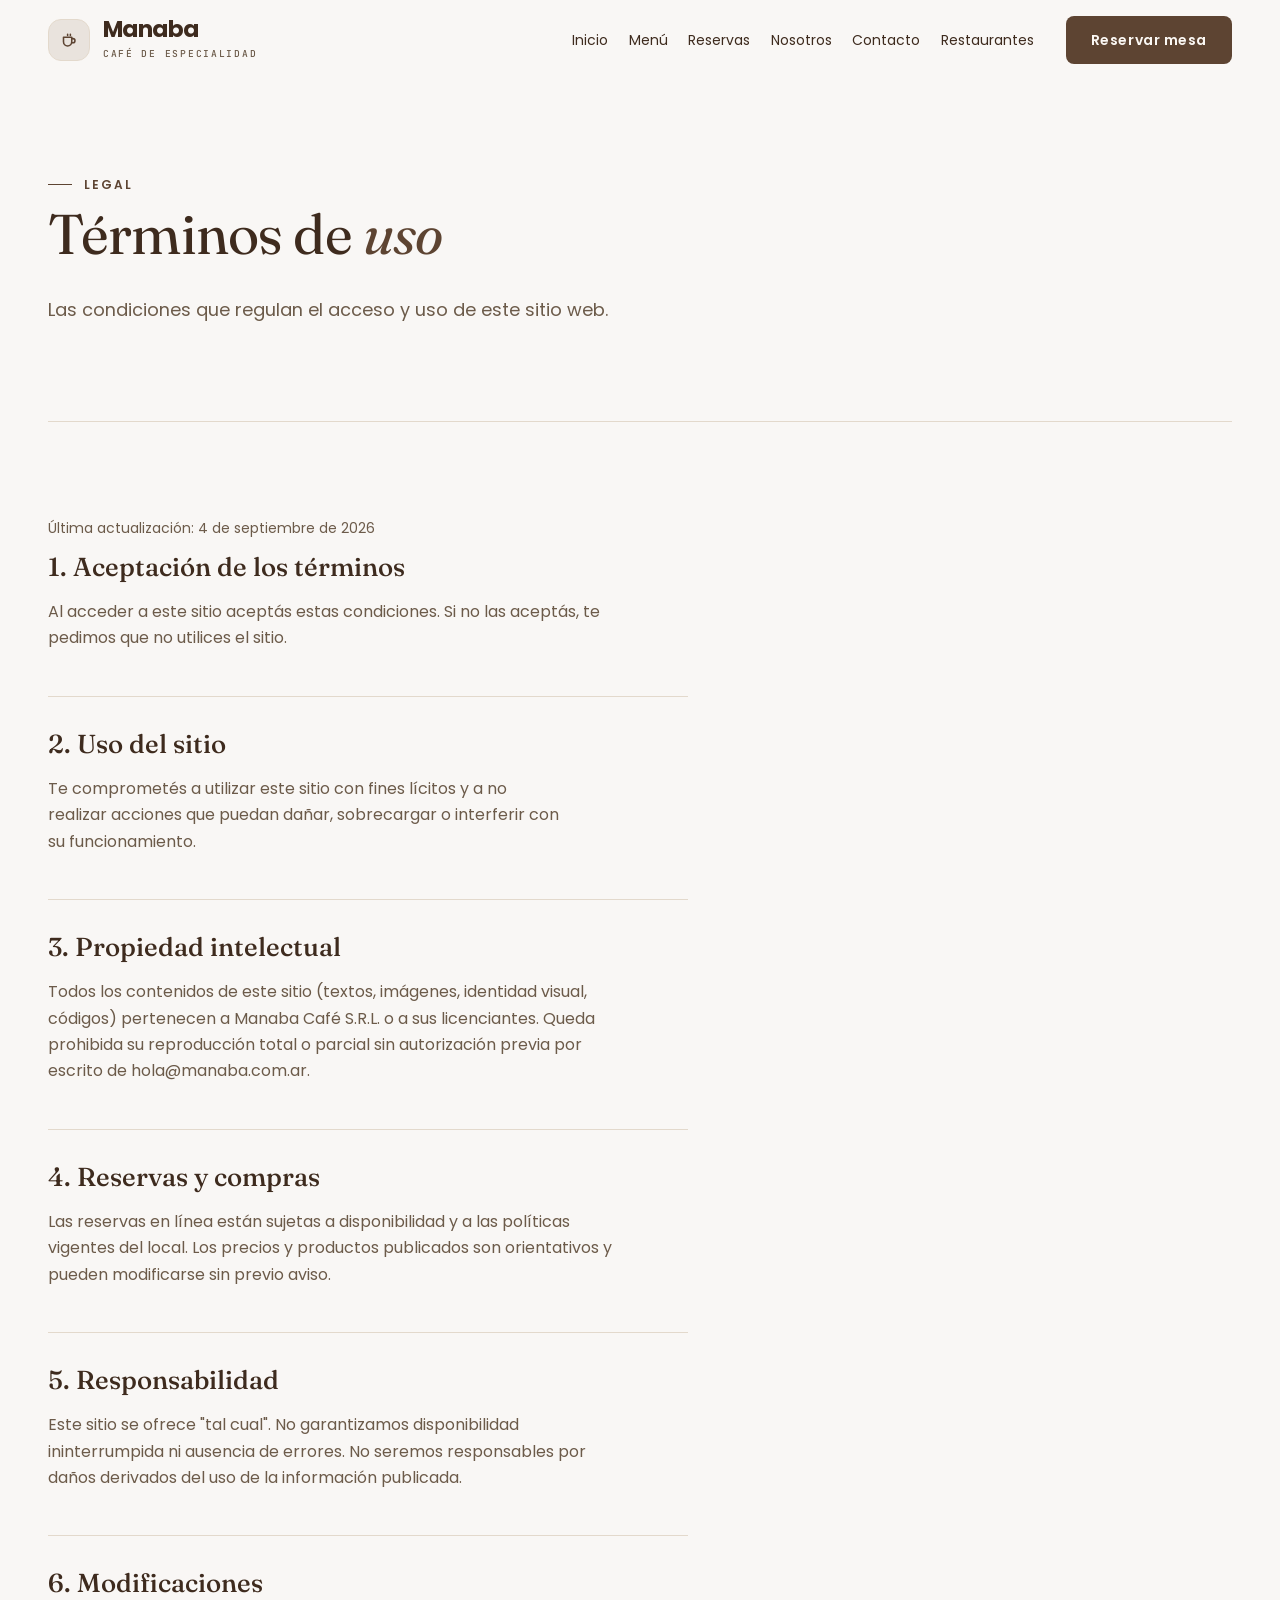
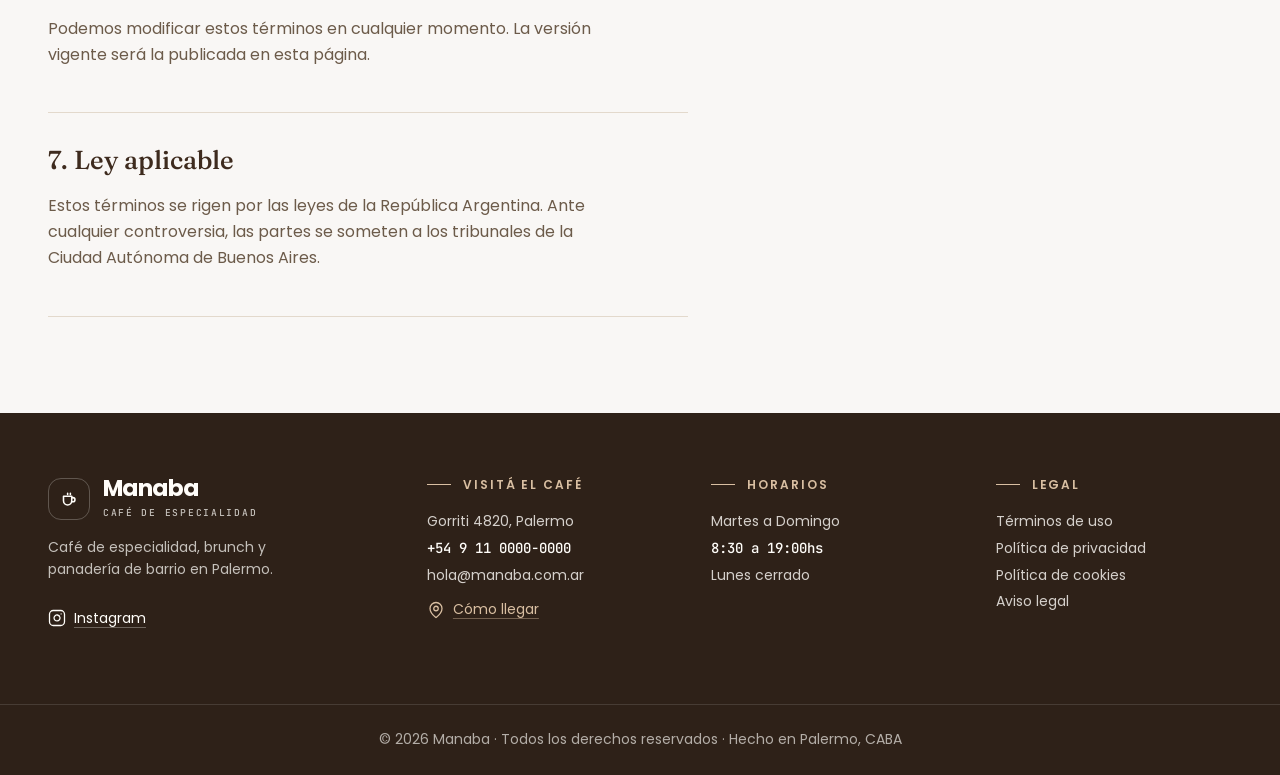
<file: pages/terminos.html>
<!DOCTYPE html>
<html lang="es">
<head>
  <meta charset="UTF-8">
  <meta name="viewport" content="width=device-width, initial-scale=1.0">
  <title>Términos de uso | Manaba</title>
  <meta name="description" content="Términos y condiciones de uso del sitio web de Manaba.">

  <link rel="canonical" href="https://sebbasv.github.io/Manaba.github.io/pages/terminos.html">
  <meta name="theme-color" content="#F9F7F5">
  <meta property="og:type" content="website">
  <meta property="og:site_name" content="Manaba">
  <meta property="og:locale" content="es_AR">
  <meta property="og:title" content="Términos de uso | Manaba">
  <meta property="og:description" content="Términos y condiciones de uso del sitio web de Manaba.">
  <meta property="og:url" content="https://sebbasv.github.io/Manaba.github.io/pages/terminos.html">
  <meta property="og:image" content="https://sebbasv.github.io/Manaba.github.io/img/og-manaba.jpg">
  <meta property="og:image:width" content="1200">
  <meta property="og:image:height" content="630">
  <meta property="og:image:alt" content="Manaba, café de especialidad en Palermo: logo, el lema «Un lugar para arrancar el día con calma» y el interior del local">
  <meta name="twitter:card" content="summary_large_image">

  <script>document.documentElement.classList.add('js');</script>

  <link rel="icon" href="../img/favicon.svg" type="image/svg+xml">
  <link rel="apple-touch-icon" href="../img/apple-touch-icon.png">
  <link rel="preload" href="../fonts/poppins-400-latin.woff2" as="font" type="font/woff2" crossorigin>
  <link rel="preload" href="../fonts/poppins-600-latin.woff2" as="font" type="font/woff2" crossorigin>

  <link rel="preconnect" href="https://fonts.googleapis.com">
  <link rel="preconnect" href="https://fonts.gstatic.com" crossorigin>
  <link href="https://fonts.googleapis.com/css2?family=Fraunces:ital,opsz,wght@0,9..144,400;0,9..144,500;1,9..144,400&amp;display=swap" rel="stylesheet">
  <link rel="stylesheet" href="../css/main.css">
</head>
<body>

  <a class="skip-link" href="#contenido">Saltar al contenido</a>

  <header class="header">
    <div class="header__inner">
      <a href="../index.html" class="header__logo" aria-label="Manaba — volver al inicio">
        <span class="header__logo-mark" aria-hidden="true">
          <svg viewBox="0 0 24 24" fill="none" stroke="currentColor" stroke-width="1.7" stroke-linecap="round" stroke-linejoin="round">
            <path d="M6 9h9v5a4.5 4.5 0 0 1-9 0Z"/>
            <path d="M15 10.5h1.2a2.3 2.3 0 0 1 0 4.6H15"/>
            <path d="M10.5 7V5.8M13.5 7V5.8"/>
          </svg>
        </span>
        <span>
          <span class="header__logo-text">Manaba</span>
          <span class="header__logo-sub">Café de especialidad</span>
        </span>
      </a>

      <button type="button" class="header__toggle" aria-label="Abrir menú" aria-expanded="false" aria-controls="navPrincipal">
        <span></span>
        <span></span>
      </button>

      <nav class="header__nav" id="navPrincipal" aria-label="Navegación principal">
        <ul>
          <li><a href="../index.html">Inicio</a></li>
          <li><a href="menu.html">Menú</a></li>
          <li><a href="reservas.html">Reservas</a></li>
          <li><a href="nosotros.html">Nosotros</a></li>
          <li><a href="contacto.html">Contacto</a></li>
          <li><a href="restaurantes.html">Restaurantes</a></li>
        </ul>
        <a href="reservas.html" class="btn btn--primary header__cta">Reservar mesa</a>
      </nav>
    </div>
  </header>

  <main id="contenido">
    <section class="pagina-hero">
      <div class="pagina-hero__inner">
        <span class="pagina-hero__eyebrow">Legal</span>
        <h1 class="pagina-hero__title">Términos de <em>uso</em></h1>
        <p class="pagina-hero__text">Las condiciones que regulan el acceso y uso de este sitio web.</p>
      </div>
    </section>

    <div class="contenido-legal">
      <p class="contenido-legal__fecha">Última actualización: 4 de septiembre de 2026</p>

      <section>
        <h2>1. Aceptación de los términos</h2>
        <p>Al acceder a este sitio aceptás estas condiciones. Si no las aceptás, te pedimos que no utilices el sitio.</p>
      </section>

      <section>
        <h2>2. Uso del sitio</h2>
        <p>Te comprometés a utilizar este sitio con fines lícitos y a no realizar acciones que puedan dañar, sobrecargar o interferir con su funcionamiento.</p>
      </section>

      <section>
        <h2>3. Propiedad intelectual</h2>
        <p>Todos los contenidos de este sitio (textos, imágenes, identidad visual, códigos) pertenecen a Manaba Café S.R.L. o a sus licenciantes. Queda prohibida su reproducción total o parcial sin autorización previa por escrito de hola@manaba.com.ar.</p>
      </section>

      <section>
        <h2>4. Reservas y compras</h2>
        <p>Las reservas en línea están sujetas a disponibilidad y a las políticas vigentes del local. Los precios y productos publicados son orientativos y pueden modificarse sin previo aviso.</p>
      </section>

      <section>
        <h2>5. Responsabilidad</h2>
        <p>Este sitio se ofrece "tal cual". No garantizamos disponibilidad ininterrumpida ni ausencia de errores. No seremos responsables por daños derivados del uso de la información publicada.</p>
      </section>

      <section>
        <h2>6. Modificaciones</h2>
        <p>Podemos modificar estos términos en cualquier momento. La versión vigente será la publicada en esta página.</p>
      </section>

      <section>
        <h2>7. Ley aplicable</h2>
        <p>Estos términos se rigen por las leyes de la República Argentina. Ante cualquier controversia, las partes se someten a los tribunales de la Ciudad Autónoma de Buenos Aires.</p>
      </section>
    </div>
  </main>

  <footer class="footer">
    <div class="footer__inner">
      <div>
        <div class="footer__brand">
          <span class="footer__brand-mark" aria-hidden="true">
            <svg viewBox="0 0 24 24" fill="none" stroke="currentColor" stroke-width="1.7" stroke-linecap="round" stroke-linejoin="round">
              <path d="M6 9h9v5a4.5 4.5 0 0 1-9 0Z"/>
              <path d="M15 10.5h1.2a2.3 2.3 0 0 1 0 4.6H15"/>
              <path d="M10.5 7V5.8M13.5 7V5.8"/>
            </svg>
          </span>
          <span>
            <span class="footer__brand-text">Manaba</span>
            <span class="footer__brand-sub">Café de especialidad</span>
          </span>
        </div>
        <p class="footer__tagline">Café de especialidad, brunch y panadería de barrio en Palermo.</p>
        <div class="footer__social">
          <a class="footer__link" href="https://www.instagram.com/" target="_blank" rel="noopener noreferrer" aria-label="Instagram de Manaba (se abre en una pestaña nueva)">
            <svg viewBox="0 0 24 24" fill="none" stroke="currentColor" stroke-width="1.7" stroke-linecap="round" stroke-linejoin="round" aria-hidden="true"><rect x="2" y="2" width="20" height="20" rx="5"/><path d="M16 11.37A4 4 0 1 1 12.63 8 4 4 0 0 1 16 11.37Z"/><path d="M17.5 6.5h.01"/></svg>
            <span>Instagram</span>
          </a>
        </div>
      </div>

      <div>
        <p class="footer__title">Visitá el café</p>
        <p class="footer__text">Gorriti 4820, Palermo<br><span class="num">+54 9 11 0000-0000</span><br>hola@manaba.com.ar</p>
        <a class="footer__link" href="https://www.google.com/maps/search/?api=1&amp;query=Gorriti+4820%2C+Palermo%2C+CABA" target="_blank" rel="noopener noreferrer" aria-label="Cómo llegar (se abre Google Maps en una pestaña nueva)">
          <svg viewBox="0 0 24 24" fill="none" stroke="currentColor" stroke-width="1.7" stroke-linecap="round" stroke-linejoin="round" aria-hidden="true"><path d="M20 10c0 5-5.5 10.2-7.4 11.8a1 1 0 0 1-1.2 0C9.5 20.2 4 15 4 10a8 8 0 0 1 16 0"/><circle cx="12" cy="10" r="3"/></svg>
          <span>Cómo llegar</span>
        </a>
      </div>

      <div>
        <p class="footer__title">Horarios</p>
        <p class="footer__text">Martes a Domingo<br><span class="num">8:30 a 19:00hs</span><br>Lunes cerrado</p>
      </div>

      <div>
        <p class="footer__title">Legal</p>
        <p class="footer__text">
          <a href="terminos.html">Términos de uso</a><br>
          <a href="privacidad.html">Política de privacidad</a><br>
          <a href="cookies.html">Política de cookies</a><br>
          <a href="aviso-legal.html">Aviso legal</a>
        </p>
      </div>
    </div>
    <p class="footer__legal" data-anio>© 2026 Manaba · Todos los derechos reservados · Hecho en Palermo, CABA</p>
  </footer>

  <script src="../js/main.js"></script>
</body>
</html>
</file>
<file: css/main.css>
@charset "UTF-8";
:root {
  /* Color */
  --espresso-900: #2E2118; /* footer y banda CTA (fondo oscuro) */
  --espresso-800: #3E2B1E; /* títulos y texto principal */
  --cafe-700: #5D4432; /* color de marca: botones, links, eyebrows, foco */
  --cafe-750: #463224; /* hover / pressed del botón primario */
  --text-muted: #6C5B4A; /* texto secundario */
  --caramel-500: #8A6D55; /* solo decorativo: NO para texto < 24px (4.47:1) */
  --sand-300: #D9BFA2; /* acento cálido, palabra destacada sobre fondo oscuro */
  --line: #E3D9CC; /* bordes y divisores */
  --cream-200: #E9E3DD; /* tile del logo, tags, franjas alternadas */
  --bg: #F9F7F5; /* fondo de página */
  --surface: #FFFDF9; /* tarjetas, formularios, header al scrollear */
  --on-brand: #FBF8F4; /* texto sobre --cafe-700 */
  /* Tipografía */
  --font-display: "Fraunces", Georgia, "Times New Roman", serif;
  --font-sans: "Poppins", "Segoe UI", system-ui, sans-serif;
  --font-mono: "JetBrains Mono", "Cascadia Mono", ui-monospace, monospace;
  /* Espaciado */
  --space-1: 4px;
  --space-2: 8px;
  --space-3: 12px;
  --space-4: 16px;
  --space-6: 24px;
  --space-8: 32px;
  --space-12: 48px;
  --space-16: 64px;
  --space-24: 96px;
  --space-32: 128px;
  /* Radios */
  --radius-sm: 4px; /* inputs, imágenes chicas */
  --radius-md: 8px; /* botones, tarjetas, fotos */
  --radius-lg: 16px; /* banda CTA */
  --radius-pill: 999px; /* tags, sello, botón de menú mobile, parte superior del arco */
  /* Sombras */
  --shadow-sm: 0 1px 2px rgba(46, 33, 24, 0.06);
  --shadow-md: 0 18px 40px -24px rgba(46, 33, 24, 0.25);
  /* Layout */
  --container: 1200px;
  --gutter: var(--space-4);
  --section-y: var(--space-16);
  --header-h: 80px;
}
@media (min-width: 768px) {
  :root {
    --gutter: var(--space-8);
  }
}
@media (min-width: 1024px) {
  :root {
    --gutter: var(--space-12);
    --section-y: var(--space-24);
  }
}

@font-face {
  font-family: "Poppins";
  font-style: normal;
  font-weight: 400;
  font-display: swap;
  src: url("../fonts/poppins-400-latin.woff2") format("woff2");
  unicode-range: U+0000-00FF, U+0131, U+0152-0153, U+02BB-02BC, U+02C6, U+02DA, U+02DC, U+0304, U+0308, U+0329, U+2000-206F, U+20AC, U+2122, U+2191, U+2193, U+2212, U+2215, U+FEFF, U+FFFD;
}
@font-face {
  font-family: "Poppins";
  font-style: italic;
  font-weight: 400;
  font-display: swap;
  src: url("../fonts/poppins-400-italic-latin.woff2") format("woff2");
  unicode-range: U+0000-00FF, U+0131, U+0152-0153, U+02BB-02BC, U+02C6, U+02DA, U+02DC, U+0304, U+0308, U+0329, U+2000-206F, U+20AC, U+2122, U+2191, U+2193, U+2212, U+2215, U+FEFF, U+FFFD;
}
@font-face {
  font-family: "Poppins";
  font-style: normal;
  font-weight: 600;
  font-display: swap;
  src: url("../fonts/poppins-600-latin.woff2") format("woff2");
  unicode-range: U+0000-00FF, U+0131, U+0152-0153, U+02BB-02BC, U+02C6, U+02DA, U+02DC, U+0304, U+0308, U+0329, U+2000-206F, U+20AC, U+2122, U+2191, U+2193, U+2212, U+2215, U+FEFF, U+FFFD;
}
@font-face {
  font-family: "Poppins";
  font-style: italic;
  font-weight: 600;
  font-display: swap;
  src: url("../fonts/poppins-600-italic-latin.woff2") format("woff2");
  unicode-range: U+0000-00FF, U+0131, U+0152-0153, U+02BB-02BC, U+02C6, U+02DA, U+02DC, U+0304, U+0308, U+0329, U+2000-206F, U+20AC, U+2122, U+2191, U+2193, U+2212, U+2215, U+FEFF, U+FFFD;
}
@font-face {
  font-family: "Poppins";
  font-style: normal;
  font-weight: 700;
  font-display: swap;
  src: url("../fonts/poppins-700-latin.woff2") format("woff2");
  unicode-range: U+0000-00FF, U+0131, U+0152-0153, U+02BB-02BC, U+02C6, U+02DA, U+02DC, U+0304, U+0308, U+0329, U+2000-206F, U+20AC, U+2122, U+2191, U+2193, U+2212, U+2215, U+FEFF, U+FFFD;
}
@font-face {
  font-family: "JetBrains Mono";
  font-style: normal;
  font-weight: 500 600;
  font-display: swap;
  src: url("../fonts/jetbrains-mono-latin.woff2") format("woff2");
  unicode-range: U+0000-00FF, U+0131, U+0152-0153, U+02BB-02BC, U+02C6, U+02DA, U+02DC, U+0304, U+0308, U+0329, U+2000-206F, U+20AC, U+2122, U+2191, U+2193, U+2212, U+2215, U+FEFF, U+FFFD;
}
.footer__inner, .footer__legal, .rest-intro, .rest-panel, .rest-block__inner, .rest-contact, .contacto-info, .contacto-form, .nosotros-valores__inner, .nosotros-historia, .nosotros-galeria, .reserva-grid, .carta, .contenido-legal, .pagina-hero, .cta-band, .split, .destacados, .hero, .info-franja, .header__inner, .container {
  width: 100%;
  max-width: calc(var(--container) + 2 * var(--gutter));
  margin-inline: auto;
  padding-inline: var(--gutter);
}

.rest-intro, .rest-panel, .rest-block, .rest-contact, .contacto-form, .nosotros-valores, .nosotros-historia, .nosotros-galeria, .reserva-grid, .carta, .contenido-legal, .cta-band, .split, .destacados, .hero {
  padding-block: var(--section-y);
}

.rest-intro__eyebrow, .rest-block__eyebrow, .rest-contact__eyebrow, .card-contacto__title, .contacto-form__eyebrow, .nosotros-valores__eyebrow, .nosotros-galeria__eyebrow, .carta-seccion__eyebrow, .pagina-hero__eyebrow, .split__eyebrow, .destacados__eyebrow, .hero__eyebrow, .eyebrow, .footer__title, .rest-panel__eyebrow, .reserva-info__eyebrow, .cta-band__eyebrow {
  font-family: var(--font-sans);
  font-size: 0.75rem;
  font-weight: 600;
  line-height: 1.3;
  letter-spacing: 0.16em;
  text-transform: uppercase;
  display: inline-flex;
  align-items: center;
  gap: var(--space-3);
  color: var(--cafe-700);
}
.rest-intro__eyebrow::before, .rest-block__eyebrow::before, .rest-contact__eyebrow::before, .card-contacto__title::before, .contacto-form__eyebrow::before, .nosotros-valores__eyebrow::before, .nosotros-galeria__eyebrow::before, .carta-seccion__eyebrow::before, .pagina-hero__eyebrow::before, .split__eyebrow::before, .destacados__eyebrow::before, .hero__eyebrow::before, .eyebrow::before, .footer__title::before, .rest-panel__eyebrow::before, .reserva-info__eyebrow::before, .cta-band__eyebrow::before {
  content: "";
  width: 24px;
  height: 1px;
  background: currentColor;
  flex: 0 0 auto;
}

.footer__title, .rest-panel__eyebrow, .reserva-info__eyebrow, .cta-band__eyebrow {
  color: var(--sand-300);
}

.rest-block__title, .rest-contact__title, .contacto-form__title, .nosotros-valores__title, .nosotros-historia__title, .nosotros-galeria__title, .split__title, .destacados__title {
  font-family: var(--font-display);
  font-size: clamp(2rem, 1.7rem + 1.2vw, 2.5rem);
  font-weight: 400;
  line-height: 1.1;
  letter-spacing: -0.01em;
  color: var(--espresso-800);
  text-wrap: balance;
}

.rest-intro__visual, .hero__arch {
  border-radius: var(--radius-pill) var(--radius-pill) var(--radius-md) var(--radius-md);
}

.rest-intro__text, .pagina-hero__text, .hero__text {
  font-family: var(--font-sans);
  font-size: clamp(1.0625rem, 1rem + 0.15vw, 1.125rem);
  font-weight: 400;
  line-height: 1.65;
  color: var(--text-muted);
  max-width: 36rem;
}

.item-galeria__media, .carta-seccion__media, .split__media figure, .card-plato__media {
  overflow: hidden;
  border-radius: var(--radius-md);
  background: var(--cream-200);
}
.item-galeria__media img, .carta-seccion__media img, .split__media figure img, .card-plato__media img {
  width: 100%;
  height: 100%;
  object-fit: cover;
  object-position: var(--focal, 50% 50%);
}

*,
*::before,
*::after {
  margin: 0;
  padding: 0;
  box-sizing: border-box;
}

html {
  scroll-behavior: smooth;
  -webkit-font-smoothing: antialiased;
  -webkit-text-size-adjust: 100%;
  text-rendering: optimizeLegibility;
}

html,
body {
  overflow-x: clip;
}

body {
  font-family: var(--font-sans);
  font-size: 1rem;
  font-weight: 400;
  line-height: 1.65;
  background-color: var(--bg);
  color: var(--espresso-800);
}

img {
  max-width: 100%;
  height: auto;
  display: block;
}

svg {
  display: block;
}

a {
  color: inherit;
  text-decoration: none;
}

ul {
  list-style: none;
}

h1, h2, h3, h4 {
  font-family: var(--font-display);
  font-weight: 400;
  line-height: 1.1;
  text-wrap: balance;
  color: var(--espresso-800);
}

h1 em,
h2 em,
h3 em {
  font-family: var(--font-display);
  font-style: italic;
  font-weight: 400;
  color: var(--cafe-700);
}

p {
  text-wrap: pretty;
}

button {
  font-family: inherit;
  cursor: pointer;
}

input, select, textarea {
  font-family: inherit;
}

::selection {
  background: var(--cafe-700);
  color: var(--on-brand);
}

:focus-visible {
  outline: 2px solid var(--cafe-700);
  outline-offset: 3px;
}

.skip-link {
  position: absolute;
  left: -999px;
  top: 0;
  z-index: 500;
  background: var(--espresso-900);
  color: var(--surface);
  padding: var(--space-3) var(--space-6);
  border-radius: 0 0 var(--radius-sm) var(--radius-sm);
}
.skip-link:focus {
  left: var(--space-4);
}

.num {
  font-family: var(--font-mono);
  font-size: 0.875rem;
  font-weight: 500;
  line-height: 1.4;
  font-variant-numeric: tabular-nums;
  letter-spacing: 0;
}

@keyframes manaba-marquee {
  from {
    transform: translateX(0);
  }
  to {
    transform: translateX(-50%);
  }
}
@keyframes manaba-fade {
  from {
    opacity: 0;
  }
  to {
    opacity: 1;
  }
}
@media (prefers-reduced-motion: reduce) {
  html {
    scroll-behavior: auto;
  }
  *,
  *::before,
  *::after {
    animation: none !important;
    transition: none !important;
  }
}
.btn {
  font-family: var(--font-sans);
  font-size: 0.875rem;
  font-weight: 600;
  line-height: 1;
  letter-spacing: 0.04em;
  display: inline-flex;
  align-items: center;
  justify-content: center;
  gap: var(--space-2);
  min-height: 48px;
  padding: 0 var(--space-6);
  border-radius: var(--radius-md);
  border: 1px solid transparent;
  text-decoration: none;
  white-space: nowrap;
  transition: background-color 0.2s ease, border-color 0.2s ease, color 0.2s ease, transform 0.15s ease;
}
.btn:active:not(:disabled) {
  transform: scale(0.98);
}
.btn--primary {
  background: var(--cafe-700);
  color: var(--on-brand);
}
.btn--primary:hover, .btn--primary:active {
  background: var(--cafe-750);
}
.btn--ghost {
  background: transparent;
  border-color: var(--cafe-700);
  color: var(--cafe-700);
}
.btn--ghost:hover {
  background: var(--cream-200);
}
.btn--light {
  background: var(--surface);
  color: var(--espresso-800);
}
.btn--light:hover {
  background: var(--cream-200);
}
.btn--light:focus-visible {
  outline-color: var(--sand-300);
}

.link-arrow {
  font-family: var(--font-sans);
  font-size: 0.875rem;
  font-weight: 600;
  line-height: 1;
  letter-spacing: 0.04em;
  display: inline-flex;
  align-items: center;
  gap: var(--space-2);
  min-height: 48px;
  color: var(--cafe-700);
}
.link-arrow .link-arrow__text {
  text-decoration: underline;
  text-decoration-thickness: 1px;
  text-underline-offset: 6px;
  text-decoration-color: var(--line);
  transition: text-decoration-color 0.2s ease;
}
.link-arrow .link-arrow__icon {
  transition: transform 0.2s ease;
}
.link-arrow:hover .link-arrow__text {
  text-decoration-color: var(--cafe-700);
}
.link-arrow:hover .link-arrow__icon {
  transform: translateX(4px);
}

.tag {
  font-family: var(--font-sans);
  font-size: 0.75rem;
  font-weight: 600;
  line-height: 1.3;
  letter-spacing: 0.16em;
  text-transform: uppercase;
  display: inline-flex;
  align-items: center;
  font-size: 0.75rem;
  font-weight: 600;
  letter-spacing: 0.02em;
  text-transform: none;
  color: var(--cafe-700);
  background: var(--cream-200);
  border-radius: var(--radius-pill);
  padding: var(--space-1) var(--space-3);
  white-space: nowrap;
}

.header {
  position: sticky;
  top: 0;
  z-index: 100;
  background: color-mix(in srgb, var(--bg) 92%, transparent);
  backdrop-filter: blur(12px);
  -webkit-backdrop-filter: blur(12px);
  border-bottom: 1px solid transparent;
  transition: background-color 0.3s ease, box-shadow 0.3s ease, border-color 0.3s ease;
}
.header.is-scrolled {
  background: var(--surface);
  border-bottom-color: var(--line);
  box-shadow: var(--shadow-sm);
}
.header.is-scrolled .header__inner {
  padding-block: var(--space-2);
}
.header__inner {
  display: flex;
  flex-direction: row;
  align-items: center;
  justify-content: space-between;
  gap: var(--space-6);
  padding-block: var(--space-4);
  transition: padding 0.3s ease;
}
.header__logo {
  display: flex;
  flex-direction: row;
  align-items: center;
  justify-content: flex-start;
  gap: 0.8rem;
  flex: 0 0 auto;
  border-radius: var(--radius-sm);
}
.header__logo-mark {
  display: flex;
  flex-direction: row;
  align-items: center;
  justify-content: center;
  gap: 0;
  width: 42px;
  height: 42px;
  border-radius: 13px;
  background: var(--cream-200);
  border: 1px solid var(--line);
  color: var(--cafe-700);
}
.header__logo-mark svg {
  width: 22px;
  height: 22px;
}
.header__logo-text {
  display: block;
  font-family: var(--font-sans);
  font-size: 1.45rem;
  font-weight: 700;
  letter-spacing: -0.02em;
  line-height: 1;
  color: var(--espresso-800);
}
.header__logo-sub {
  display: block;
  font-family: var(--font-mono);
  font-size: 0.6rem;
  font-weight: 500;
  line-height: 1.7;
  letter-spacing: 0.18em;
  text-transform: uppercase;
  color: var(--text-muted);
  margin-top: 0.3rem;
}
.header__toggle {
  display: flex;
  flex-direction: column;
  align-items: center;
  justify-content: center;
  gap: 4px;
  width: 48px;
  height: 44px;
  background: none;
  border: 1px solid var(--line);
  border-radius: var(--radius-pill);
  color: var(--espresso-800);
}
.header__toggle span {
  width: 18px;
  height: 2px;
  background: currentColor;
  border-radius: var(--radius-pill);
  transition: transform 0.25s ease, opacity 0.25s ease;
}
.header__toggle[aria-expanded=true] span:nth-child(1) {
  transform: translateY(3px) rotate(45deg);
}
.header__toggle[aria-expanded=true] span:nth-child(2) {
  transform: translateY(-3px) rotate(-45deg);
}
@media (min-width: 1024px) {
  .header__toggle {
    display: none;
  }
}
.header__nav {
  display: none;
}
.header__nav ul {
  display: flex;
  flex-direction: row;
  align-items: center;
  justify-content: center;
  gap: clamp(var(--space-4), 1.6vw, var(--space-6));
}
.header__nav a:not(.btn) {
  position: relative;
  display: inline-flex;
  align-items: center;
  min-height: 44px;
  font-family: var(--font-sans);
  font-size: 0.875rem;
  font-weight: 400;
  line-height: 1;
  white-space: nowrap;
  color: var(--espresso-800);
  transition: color 0.2s ease;
}
.header__nav a:not(.btn)::after {
  content: "";
  position: absolute;
  left: 0;
  right: 0;
  bottom: 8px;
  height: 1px;
  background: currentColor;
  transform: scaleX(0);
  transform-origin: left;
  transition: transform 0.25s ease;
}
.header__nav a:not(.btn):hover, .header__nav a:not(.btn)[aria-current=page] {
  color: var(--cafe-700);
}
.header__nav a:not(.btn):hover::after, .header__nav a:not(.btn)[aria-current=page]::after {
  transform: scaleX(1);
}
@media (max-width: 1023.98px) {
  .header__nav.is-open {
    display: flex;
    flex-direction: column;
    align-items: stretch;
    position: absolute;
    top: 100%;
    left: 0;
    right: 0;
    background: var(--surface);
    border-block: 1px solid var(--line);
    box-shadow: var(--shadow-sm);
    padding: var(--space-2) var(--gutter) var(--space-6);
  }
  .header__nav.is-open ul {
    flex-direction: column;
    align-items: stretch;
    gap: 0;
    margin-bottom: var(--space-4);
  }
  .header__nav.is-open li + li {
    border-top: 1px solid var(--line);
  }
  .header__nav.is-open a:not(.btn) {
    display: flex;
    min-height: 52px;
    font-size: 1rem;
  }
  .header__nav.is-open a:not(.btn)::after {
    display: none;
  }
}
@media (min-width: 1024px) {
  .header__nav {
    display: flex;
    align-items: center;
    gap: var(--space-8);
  }
}
.header__cta {
  flex: 0 0 auto;
}

.hero {
  display: grid;
  grid-template-columns: 1fr;
  align-items: center;
  gap: var(--space-12);
}
@media (min-width: 1024px) {
  .hero {
    grid-template-columns: 1.1fr 0.9fr;
    gap: var(--space-16);
  }
}
.hero__eyebrow {
  display: flex;
  margin-bottom: var(--space-3);
}
.hero__title {
  font-family: var(--font-display);
  font-size: clamp(2.75rem, 1.8rem + 4vw, 4.5rem);
  font-weight: 400;
  line-height: 1.02;
  letter-spacing: -0.02em;
  margin-bottom: var(--space-8);
}
.hero__text {
  margin-bottom: var(--space-8);
}
.hero__actions {
  display: flex;
  flex-direction: row;
  align-items: center;
  justify-content: flex-start;
  gap: var(--space-6);
  flex-wrap: wrap;
}
.hero__visual {
  position: relative;
  width: 100%;
  max-width: 480px;
  margin-inline: auto;
  animation: manaba-fade 0.8s ease both;
}
@media (min-width: 1024px) {
  .hero__visual {
    max-width: 500px;
    margin-inline: auto 0;
  }
}
.hero__arch {
  overflow: hidden;
  aspect-ratio: 4/5;
  border: 1px solid var(--line);
  background: var(--cream-200);
}
.hero__arch img {
  width: 100%;
  height: 100%;
  object-fit: cover;
}
.hero__ticket {
  margin-top: var(--space-4);
  background: var(--surface);
  border: 1px solid var(--line);
  border-radius: var(--radius-md);
  padding: var(--space-4) var(--space-6);
}
@media (min-width: 768px) {
  .hero__ticket {
    position: absolute;
    z-index: 2;
    left: calc(-1 * var(--space-8));
    bottom: var(--space-8);
    max-width: 300px;
    margin-top: 0;
    box-shadow: var(--shadow-md);
  }
}
.hero__ticket-label {
  font-family: var(--font-sans);
  font-size: 0.75rem;
  font-weight: 600;
  line-height: 1.3;
  letter-spacing: 0.16em;
  text-transform: uppercase;
  display: block;
  color: var(--cafe-700);
  margin-bottom: var(--space-1);
}
.hero__ticket strong {
  font-family: var(--font-sans);
  font-size: 1.125rem;
  font-weight: 600;
  line-height: 1.4;
  letter-spacing: 0;
  display: block;
  color: var(--espresso-800);
}
.hero__ticket-note {
  font-family: var(--font-sans);
  font-size: 0.875rem;
  font-weight: 400;
  line-height: 1.55;
  display: block;
  color: var(--text-muted);
}
.hero__badge {
  display: flex;
  flex-direction: column;
  align-items: center;
  justify-content: center;
  gap: 0;
  position: absolute;
  top: var(--space-6);
  right: var(--space-2);
  z-index: 2;
  width: 112px;
  height: 112px;
  border-radius: var(--radius-pill);
  background: var(--cafe-700);
  color: var(--on-brand);
  text-align: center;
}
@media (min-width: 768px) {
  .hero__badge {
    top: var(--space-8);
    right: calc(-1 * var(--space-6));
    width: 120px;
    height: 120px;
  }
}
.hero__badge-text {
  font-family: var(--font-sans);
  font-size: 0.75rem;
  font-weight: 600;
  line-height: 1.3;
  letter-spacing: 0.16em;
  text-transform: uppercase;
  letter-spacing: 0.12em;
}
.hero__badge-year {
  font-family: var(--font-display);
  font-size: 1.75rem;
  font-weight: 400;
  line-height: 1.1;
}

.info-franja__inner {
  display: grid;
  grid-template-columns: 1fr;
  border-block: 1px solid var(--line);
}
@media (min-width: 768px) {
  .info-franja__inner {
    grid-template-columns: repeat(3, 1fr);
  }
}
.info-franja__item {
  display: grid;
  grid-template-columns: auto 1fr;
  align-items: start;
  column-gap: var(--space-4);
  padding: var(--space-6) 0;
}
.info-franja__item + .info-franja__item {
  border-top: 1px solid var(--line);
}
@media (min-width: 768px) {
  .info-franja__item {
    padding: var(--space-8) var(--space-6);
  }
  .info-franja__item + .info-franja__item {
    border-top: none;
    border-left: 1px solid var(--line);
  }
  .info-franja__item:first-child {
    padding-left: 0;
  }
}
.info-franja__item svg {
  grid-row: span 2;
  width: 20px;
  height: 20px;
  margin-top: 2px;
  color: var(--cafe-700);
}
.info-franja__item span {
  font-family: var(--font-sans);
  font-size: 0.75rem;
  font-weight: 600;
  line-height: 1.3;
  letter-spacing: 0.16em;
  text-transform: uppercase;
  color: var(--text-muted);
  margin-bottom: var(--space-1);
}
.info-franja__item strong {
  font-family: var(--font-sans);
  font-size: 1rem;
  font-weight: 400;
  line-height: 1.4;
  color: var(--espresso-800);
}
.info-franja__item strong.num {
  font-family: var(--font-mono);
  font-size: 0.875rem;
  font-weight: 500;
  line-height: 1.4;
  font-variant-numeric: tabular-nums;
  letter-spacing: 0;
}

.destacados__head {
  display: flex;
  flex-wrap: wrap;
  align-items: flex-end;
  justify-content: space-between;
  gap: var(--space-4) var(--space-6);
  margin-bottom: var(--space-8);
}
.destacados__eyebrow {
  display: flex;
  margin-bottom: var(--space-3);
}
.destacados__grid {
  display: grid;
  grid-template-columns: 1fr;
  gap: var(--space-6);
}
@media (min-width: 768px) {
  .destacados__grid {
    grid-template-columns: repeat(2, 1fr);
  }
}
@media (min-width: 1024px) {
  .destacados__grid {
    grid-template-columns: repeat(3, 1fr);
  }
}

.card-plato {
  display: flex;
  flex-direction: column;
  gap: var(--space-6);
  padding: var(--space-6);
  background: var(--surface);
  border: 1px solid var(--line);
  border-radius: var(--radius-md);
  transition: box-shadow 0.3s ease;
}
.card-plato:hover {
  box-shadow: var(--shadow-md);
}
.card-plato:hover .card-plato__media img {
  transform: scale(1.03);
}
.card-plato__media {
  aspect-ratio: 4/3;
}
.card-plato__media img {
  transition: transform 0.5s cubic-bezier(0.2, 0.6, 0.2, 1);
}
.card-plato__body {
  flex: 1;
  display: flex;
  flex-direction: column;
  align-items: flex-start;
  gap: var(--space-3);
}
.card-plato__head {
  display: flex;
  align-items: baseline;
  justify-content: space-between;
  gap: var(--space-4);
  width: 100%;
}
.card-plato__title {
  font-family: var(--font-sans);
  font-size: 1.125rem;
  font-weight: 600;
  line-height: 1.4;
  letter-spacing: 0;
  color: var(--espresso-800);
}
.card-plato__precio {
  font-family: var(--font-mono);
  font-size: 0.875rem;
  font-weight: 500;
  line-height: 1.4;
  font-variant-numeric: tabular-nums;
  letter-spacing: 0;
  flex: 0 0 auto;
  color: var(--espresso-800);
}
.card-plato__desc {
  font-family: var(--font-sans);
  font-size: 0.875rem;
  font-weight: 400;
  line-height: 1.55;
  color: var(--text-muted);
  max-width: 36rem;
}

.marquee {
  background: var(--cream-200);
  border-block: 1px solid var(--line);
  overflow: hidden;
  padding-block: var(--space-6);
}
.marquee__track {
  display: flex;
  width: max-content;
  animation: manaba-marquee 90s linear infinite;
}
@media (hover: hover) {
  .marquee__track:hover {
    animation-play-state: paused;
  }
}
.marquee__track {
  font-family: var(--font-display);
  font-size: clamp(1.375rem, 1.1rem + 0.75vw, 1.625rem);
  font-weight: 500;
  line-height: 1.2;
  letter-spacing: 0;
  font-style: italic;
  font-weight: 400;
  color: var(--cafe-700);
  white-space: nowrap;
}
.marquee__group {
  display: inline-flex;
  align-items: center;
  flex: 0 0 auto;
}
.marquee__group span {
  display: inline-flex;
  align-items: center;
}
.marquee__group span::after {
  content: "·";
  font-style: normal;
  padding-inline: var(--space-6);
}

.split {
  display: grid;
  grid-template-columns: 1fr;
  align-items: center;
  gap: var(--space-12);
}
@media (min-width: 1024px) {
  .split {
    grid-template-columns: 1fr 1fr;
    gap: var(--space-24);
  }
}
@media (min-width: 1024px) {
  .split--flip .split__media {
    order: 2;
  }
}
.split__eyebrow {
  display: flex;
  margin-bottom: var(--space-3);
}
.split__title {
  margin-bottom: var(--space-8);
}
.split__text {
  font-family: var(--font-sans);
  font-size: 1rem;
  font-weight: 400;
  line-height: 1.65;
  color: var(--text-muted);
  max-width: 36rem;
}
.split__text + .split__text {
  margin-top: var(--space-4);
}
.split__actions {
  display: flex;
  flex-direction: row;
  align-items: center;
  justify-content: flex-start;
  gap: var(--space-6);
  flex-wrap: wrap;
  margin-top: var(--space-8);
}
.split__media {
  position: relative;
  width: 100%;
  max-width: 520px;
  margin-inline: auto;
}
.split__media figure {
  aspect-ratio: 4/5;
  border: 1px solid var(--line);
}
.split__card {
  position: absolute;
  left: var(--space-4);
  bottom: var(--space-4);
  background: var(--surface);
  border: 1px solid var(--line);
  border-radius: var(--radius-sm);
  padding: var(--space-3) var(--space-4);
}
.split__card span {
  font-family: var(--font-sans);
  font-size: 0.75rem;
  font-weight: 600;
  line-height: 1.3;
  letter-spacing: 0.16em;
  text-transform: uppercase;
  display: block;
  color: var(--text-muted);
}
.split__card strong {
  font-family: var(--font-sans);
  font-size: 1.125rem;
  font-weight: 600;
  line-height: 1.4;
  letter-spacing: 0;
  display: block;
  font-size: 1rem;
  color: var(--espresso-800);
}

.pagina-hero__inner {
  padding-block: var(--section-y);
  border-bottom: 1px solid var(--line);
}
.pagina-hero--center {
  text-align: center;
}
.pagina-hero--center .pagina-hero__inner {
  border-bottom: none;
}
.pagina-hero--center .pagina-hero__eyebrow {
  justify-content: center;
}
.pagina-hero--center .pagina-hero__eyebrow::after {
  content: "";
  width: 24px;
  height: 1px;
  background: currentColor;
}
.pagina-hero--center .pagina-hero__title,
.pagina-hero--center .pagina-hero__text {
  margin-inline: auto;
}
.pagina-hero--center .pagina-hero__actions {
  justify-content: center;
}
.pagina-hero__eyebrow {
  display: flex;
  margin-bottom: var(--space-3);
}
.pagina-hero__title {
  font-family: var(--font-display);
  font-size: clamp(2.5rem, 1.95rem + 2.4vw, 3.5rem);
  font-weight: 400;
  line-height: 1.05;
  letter-spacing: -0.015em;
  max-width: 18ch;
  margin-bottom: var(--space-8);
}
.pagina-hero__actions {
  display: flex;
  flex-direction: row;
  align-items: center;
  justify-content: flex-start;
  gap: var(--space-4);
  flex-wrap: wrap;
  margin-top: var(--space-8);
}

.cta-band__inner {
  display: grid;
  grid-template-columns: 1fr;
  align-items: center;
  gap: var(--space-12);
  background: var(--espresso-900);
  color: var(--surface);
  border-radius: var(--radius-lg);
  padding: clamp(var(--space-8), 6vw, var(--space-16));
}
@media (min-width: 1024px) {
  .cta-band__inner {
    grid-template-columns: 1.15fr 0.85fr;
  }
}
.cta-band__inner :focus-visible {
  outline-color: var(--sand-300);
}
.cta-band__eyebrow {
  display: flex;
  margin-bottom: var(--space-3);
}
.cta-band__title {
  font-family: var(--font-display);
  font-size: clamp(2rem, 1.7rem + 1.2vw, 2.5rem);
  font-weight: 400;
  line-height: 1.1;
  letter-spacing: -0.01em;
  color: var(--surface);
  margin-bottom: var(--space-8);
}
.cta-band__title em {
  color: var(--sand-300);
}
.cta-band__text {
  font-family: var(--font-sans);
  font-size: clamp(1.0625rem, 1rem + 0.15vw, 1.125rem);
  font-weight: 400;
  line-height: 1.65;
  color: color-mix(in srgb, var(--surface) 80%, transparent);
  max-width: 36rem;
  margin-bottom: var(--space-8);
}
.cta-band__actions {
  display: flex;
  flex-direction: row;
  align-items: center;
  justify-content: flex-start;
  gap: var(--space-4);
  flex-wrap: wrap;
}
.cta-band__media {
  display: none;
}
@media (min-width: 1024px) {
  .cta-band__media {
    display: block;
    aspect-ratio: 4/3;
    border-radius: var(--radius-md);
    overflow: hidden;
  }
  .cta-band__media img {
    width: 100%;
    height: 100%;
    object-fit: cover;
  }
}

.formulario {
  background: var(--surface);
  border: 1px solid var(--line);
  border-radius: var(--radius-md);
  padding: clamp(var(--space-6), 4vw, var(--space-12));
  text-align: left;
}
.formulario__row {
  display: grid;
  grid-template-columns: 1fr;
  gap: 0 var(--space-6);
}
@media (min-width: 768px) {
  .formulario__row {
    grid-template-columns: 1fr 1fr;
  }
}
.formulario__field {
  margin-bottom: var(--space-6);
}
.formulario__field label {
  display: block;
  font-family: var(--font-sans);
  font-size: 0.875rem;
  font-weight: 600;
  line-height: 1.4;
  color: var(--espresso-800);
  margin-bottom: var(--space-2);
}
.formulario__field input,
.formulario__field textarea,
.formulario__field select {
  width: 100%;
  min-height: 48px;
  padding: var(--space-3) var(--space-4);
  font-family: var(--font-sans);
  font-size: 1rem;
  line-height: 1.4;
  color: var(--espresso-800);
  background: var(--bg);
  border: 1px solid var(--line);
  border-radius: var(--radius-sm);
  transition: border-color 0.2s ease, background-color 0.2s ease;
}
.formulario__field input::placeholder,
.formulario__field textarea::placeholder,
.formulario__field select::placeholder {
  color: var(--text-muted);
}
.formulario__field input:hover,
.formulario__field textarea:hover,
.formulario__field select:hover {
  border-color: var(--caramel-500);
}
.formulario__field input:focus,
.formulario__field textarea:focus,
.formulario__field select:focus {
  border-color: var(--cafe-700);
  background: var(--surface);
}
.formulario__field input:focus-visible,
.formulario__field textarea:focus-visible,
.formulario__field select:focus-visible {
  outline: 2px solid var(--cafe-700);
  outline-offset: 3px;
}
.formulario__field textarea {
  resize: vertical;
  min-height: 8rem;
}
.formulario__field select {
  appearance: none;
  padding-right: var(--space-12);
  background-image: linear-gradient(45deg, transparent 50%, var(--cafe-700) 50%), linear-gradient(135deg, var(--cafe-700) 50%, transparent 50%);
  background-position: calc(100% - 22px) 50%, calc(100% - 17px) 50%;
  background-size: 5px 5px;
  background-repeat: no-repeat;
}
.formulario__submit {
  width: 100%;
  margin-top: var(--space-2);
}
.formulario__aviso {
  font-family: var(--font-sans);
  font-size: 0.875rem;
  font-weight: 400;
  line-height: 1.55;
  color: var(--text-muted);
  text-align: center;
}
.formulario__aviso:not(:empty) {
  margin-top: var(--space-4);
}

.contenido-legal > * {
  max-width: 40rem;
}
.contenido-legal__fecha {
  font-family: var(--font-sans);
  font-size: 0.875rem;
  font-weight: 400;
  line-height: 1.55;
  color: var(--text-muted);
  margin-bottom: var(--space-8);
}
.contenido-legal section {
  padding-block: var(--space-8);
  border-bottom: 1px solid var(--line);
}
.contenido-legal section:first-of-type {
  padding-top: 0;
}
.contenido-legal h2 {
  font-family: var(--font-display);
  font-size: clamp(1.375rem, 1.1rem + 0.75vw, 1.625rem);
  font-weight: 500;
  line-height: 1.2;
  letter-spacing: 0;
  margin-bottom: var(--space-4);
}
.contenido-legal h3 {
  font-family: var(--font-sans);
  font-size: 1.125rem;
  font-weight: 600;
  line-height: 1.4;
  letter-spacing: 0;
  margin-top: var(--space-4);
  margin-bottom: var(--space-2);
}
.contenido-legal p {
  color: var(--text-muted);
  margin-bottom: var(--space-3);
  max-width: 36rem;
}
.contenido-legal ul {
  list-style: disc;
  padding-left: var(--space-6);
  margin-bottom: var(--space-3);
  color: var(--text-muted);
  max-width: 36rem;
}
.contenido-legal ul li {
  margin-bottom: var(--space-2);
}
.contenido-legal a {
  color: var(--cafe-700);
  text-decoration: underline;
  text-decoration-thickness: 1px;
  text-underline-offset: 3px;
  text-decoration-color: var(--line);
}
.contenido-legal a:hover {
  text-decoration-color: var(--cafe-700);
}

.carta-seccion {
  display: grid;
  grid-template-columns: 1fr;
  gap: var(--space-8);
}
.carta-seccion + .carta-seccion {
  margin-top: var(--space-16);
  padding-top: var(--space-16);
  border-top: 1px solid var(--line);
}
@media (min-width: 1024px) {
  .carta-seccion {
    grid-template-columns: 4fr 8fr;
    gap: var(--space-16);
  }
  .carta-seccion + .carta-seccion {
    margin-top: var(--space-24);
    padding-top: var(--space-24);
  }
}
@media (min-width: 1024px) {
  .carta-seccion__head {
    position: sticky;
    top: calc(var(--header-h) + var(--space-8));
    align-self: start;
  }
}
.carta-seccion__eyebrow {
  display: flex;
  margin-bottom: var(--space-3);
}
.carta-seccion__title {
  font-family: var(--font-display);
  font-size: clamp(1.375rem, 1.1rem + 0.75vw, 1.625rem);
  font-weight: 500;
  line-height: 1.2;
  letter-spacing: 0;
  color: var(--espresso-800);
}
.carta-seccion__media {
  aspect-ratio: 4/3;
  margin-top: var(--space-6);
  max-width: 480px;
}

.carta-lista {
  display: grid;
  grid-template-columns: 1fr;
  align-content: start;
  gap: var(--space-8);
}
@media (min-width: 1024px) {
  .carta-lista {
    grid-template-columns: repeat(2, 1fr);
    column-gap: var(--space-12);
  }
}

.carta-item {
  display: flex;
  flex-direction: column;
  align-items: flex-start;
  gap: var(--space-2);
}
.carta-item__head {
  display: flex;
  align-items: flex-end;
  align-items: last baseline;
  gap: var(--space-2);
  width: 100%;
}
.carta-item__name {
  font-family: var(--font-sans);
  font-size: 1.125rem;
  font-weight: 600;
  line-height: 1.4;
  letter-spacing: 0;
  color: var(--espresso-800);
  flex: 0 1 auto;
}
.carta-item__dots {
  flex: 1 1 auto;
  min-width: var(--space-6);
  height: 4px;
  margin-bottom: 0.3em;
  background-image: radial-gradient(circle, var(--caramel-500) 1px, transparent 1.25px);
  background-size: 6px 4px;
  background-repeat: repeat-x;
  background-position: left center;
}
.carta-item__price {
  font-family: var(--font-mono);
  font-size: 0.875rem;
  font-weight: 500;
  line-height: 1.4;
  font-variant-numeric: tabular-nums;
  letter-spacing: 0;
  flex: 0 0 auto;
  color: var(--espresso-800);
}
.carta-item__desc {
  font-family: var(--font-sans);
  font-size: 0.875rem;
  font-weight: 400;
  line-height: 1.55;
  color: var(--text-muted);
  max-width: 36rem;
}
.carta-item .tag {
  margin-top: var(--space-1);
}

.reserva-grid {
  display: grid;
  grid-template-columns: 1fr;
  gap: var(--space-8);
  align-items: start;
}
@media (min-width: 1024px) {
  .reserva-grid {
    grid-template-columns: 1.4fr 0.6fr;
    gap: var(--space-12);
  }
}

.reserva-info {
  background: var(--espresso-900);
  color: var(--surface);
  border-radius: var(--radius-md);
  padding: clamp(var(--space-6), 4vw, var(--space-12));
}
.reserva-info :focus-visible {
  outline-color: var(--sand-300);
}
.reserva-info__eyebrow {
  display: flex;
  margin-bottom: var(--space-3);
}
.reserva-info__title {
  font-family: var(--font-display);
  font-size: clamp(1.375rem, 1.1rem + 0.75vw, 1.625rem);
  font-weight: 500;
  line-height: 1.2;
  letter-spacing: 0;
  color: var(--surface);
  margin-bottom: var(--space-8);
}
.reserva-info__item {
  padding-block: var(--space-4);
  border-top: 1px solid color-mix(in srgb, var(--surface) 14%, transparent);
}
.reserva-info__item h3 {
  font-family: var(--font-sans);
  font-size: 0.75rem;
  font-weight: 600;
  line-height: 1.3;
  letter-spacing: 0.16em;
  text-transform: uppercase;
  color: var(--sand-300);
  margin-bottom: var(--space-2);
}
.reserva-info__item p {
  font-family: var(--font-sans);
  font-size: 0.875rem;
  font-weight: 400;
  line-height: 1.55;
  line-height: 1.8;
  color: color-mix(in srgb, var(--surface) 84%, transparent);
}
.reserva-info__item .num {
  color: var(--surface);
}
.reserva-info__politica {
  font-family: var(--font-sans);
  font-size: 0.875rem;
  font-weight: 400;
  line-height: 1.55;
  margin-top: var(--space-4);
  padding-top: var(--space-4);
  border-top: 1px solid color-mix(in srgb, var(--surface) 14%, transparent);
  color: color-mix(in srgb, var(--surface) 72%, transparent);
}

.galeria__grid {
  display: grid;
  grid-template-columns: 1fr;
  gap: var(--space-8) var(--space-6);
}
@media (min-width: 768px) {
  .galeria__grid {
    grid-template-columns: repeat(2, 1fr);
  }
}
@media (min-width: 1024px) {
  .galeria__grid {
    grid-template-columns: repeat(12, 1fr);
  }
  .galeria__grid .item-galeria:nth-child(4n+1),
  .galeria__grid .item-galeria:nth-child(4n+4) {
    grid-column: span 7;
  }
  .galeria__grid .item-galeria:nth-child(4n+2),
  .galeria__grid .item-galeria:nth-child(4n+3) {
    grid-column: span 5;
  }
  .galeria__grid .item-galeria:nth-child(4n+2) .item-galeria__media,
  .galeria__grid .item-galeria:nth-child(4n+3) .item-galeria__media {
    aspect-ratio: 47/50;
  }
}

.item-galeria {
  display: flex;
  flex-direction: column;
  gap: var(--space-3);
}
.item-galeria:hover img {
  transform: scale(1.03);
}
.item-galeria__media {
  aspect-ratio: 4/3;
}
.item-galeria__media img {
  transition: transform 0.5s cubic-bezier(0.2, 0.6, 0.2, 1);
}
.item-galeria figcaption {
  font-family: var(--font-sans);
  font-size: 0.875rem;
  font-weight: 400;
  line-height: 1.55;
  font-weight: 400;
  color: var(--espresso-800);
}

.nosotros-galeria__head, .nosotros-valores__head {
  max-width: 36rem;
  margin-bottom: var(--space-8);
}

.nosotros-valores {
  background: var(--cream-200);
  border-block: 1px solid var(--line);
}
.nosotros-valores__eyebrow {
  display: flex;
  margin-bottom: var(--space-3);
}
.nosotros-valores__grid {
  display: grid;
  grid-template-columns: 1fr;
  gap: var(--space-8);
}
@media (min-width: 768px) {
  .nosotros-valores__grid {
    grid-template-columns: repeat(2, 1fr);
    gap: var(--space-12) var(--space-8);
  }
}
@media (min-width: 1024px) {
  .nosotros-valores__grid {
    grid-template-columns: repeat(4, 1fr);
  }
}

.nosotros-valor {
  padding-top: var(--space-6);
  border-top: 1px solid var(--caramel-500);
}
.nosotros-valor__num {
  display: block;
  font-family: var(--font-display);
  font-style: italic;
  font-size: 1.125rem;
  color: var(--cafe-700);
  margin-bottom: var(--space-3);
}
.nosotros-valor__title {
  font-family: var(--font-sans);
  font-size: 1.125rem;
  font-weight: 600;
  line-height: 1.4;
  letter-spacing: 0;
  margin-bottom: var(--space-2);
}
.nosotros-valor__desc {
  font-family: var(--font-sans);
  font-size: 0.875rem;
  font-weight: 400;
  line-height: 1.55;
  color: var(--text-muted);
}

.nosotros-historia__title {
  margin-bottom: var(--space-8);
}
.nosotros-historia__grid {
  display: grid;
  grid-template-columns: 1fr;
  gap: var(--space-8);
}
@media (min-width: 768px) {
  .nosotros-historia__grid {
    grid-template-columns: repeat(3, 1fr);
  }
}

.hito {
  position: relative;
  padding-top: var(--space-6);
  border-top: 1px solid var(--line);
}
.hito::before {
  content: "";
  position: absolute;
  top: -5px;
  left: 0;
  width: 9px;
  height: 9px;
  border-radius: var(--radius-pill);
  background: var(--cafe-700);
}
.hito__anio {
  font-family: var(--font-display);
  font-style: italic;
  font-size: 2rem;
  line-height: 1;
  color: var(--cafe-700);
  margin-bottom: var(--space-4);
}
.hito__titulo {
  font-family: var(--font-sans);
  font-size: 1.125rem;
  font-weight: 600;
  line-height: 1.4;
  letter-spacing: 0;
  margin-bottom: var(--space-2);
}
.hito__desc {
  font-family: var(--font-sans);
  font-size: 0.875rem;
  font-weight: 400;
  line-height: 1.55;
  color: var(--text-muted);
  max-width: 36rem;
}

.nosotros-galeria__eyebrow {
  display: flex;
  margin-bottom: var(--space-3);
}
.nosotros-galeria__title {
  margin-bottom: var(--space-4);
}
.nosotros-galeria__texto {
  font-family: var(--font-sans);
  font-size: 1rem;
  font-weight: 400;
  line-height: 1.65;
  color: var(--text-muted);
}

.contacto-info {
  padding-top: var(--section-y);
  display: grid;
  grid-template-columns: 1fr;
  gap: var(--space-6);
}
@media (min-width: 768px) {
  .contacto-info {
    grid-template-columns: repeat(3, 1fr);
  }
}

.card-contacto {
  background: var(--surface);
  border: 1px solid var(--line);
  border-radius: var(--radius-md);
  padding: var(--space-6);
}
.card-contacto__title {
  display: flex;
  margin-bottom: var(--space-4);
}
.card-contacto__text {
  font-family: var(--font-sans);
  font-size: 1rem;
  font-weight: 400;
  line-height: 1.65;
  line-height: 1.8;
  color: var(--espresso-800);
}
.card-contacto__text a {
  color: var(--cafe-700);
  text-decoration: underline;
  text-decoration-thickness: 1px;
  text-underline-offset: 4px;
  text-decoration-color: var(--line);
  transition: text-decoration-color 0.2s ease;
}
.card-contacto__text a:hover {
  text-decoration-color: var(--cafe-700);
}
.card-contacto__text a[href^="tel:"] {
  white-space: nowrap;
}

.contacto-form {
  max-width: calc(52rem + 2 * var(--gutter));
}
.contacto-form__head {
  margin-bottom: var(--space-8);
  text-align: center;
}
.contacto-form__eyebrow {
  justify-content: center;
  margin-bottom: var(--space-3);
}
.contacto-form__text {
  font-family: var(--font-sans);
  font-size: 1rem;
  font-weight: 400;
  line-height: 1.65;
  color: var(--text-muted);
  max-width: 36rem;
  margin: var(--space-4) auto 0;
}

.rest-intro {
  display: grid;
  grid-template-columns: 1fr;
  align-items: center;
  gap: var(--space-12);
}
@media (min-width: 1024px) {
  .rest-intro {
    grid-template-columns: 1.1fr 0.9fr;
    gap: var(--space-16);
  }
}
.rest-intro__eyebrow {
  display: flex;
  margin-bottom: var(--space-3);
}
.rest-intro__title {
  font-family: var(--font-display);
  font-size: clamp(2.5rem, 1.95rem + 2.4vw, 3.5rem);
  font-weight: 400;
  line-height: 1.05;
  letter-spacing: -0.015em;
  margin-bottom: var(--space-8);
}
.rest-intro__text {
  margin-bottom: var(--space-8);
}
.rest-intro__actions {
  display: flex;
  flex-direction: row;
  align-items: center;
  justify-content: flex-start;
  gap: var(--space-6);
  flex-wrap: wrap;
}
.rest-intro__visual {
  width: 100%;
  max-width: 480px;
  margin-inline: auto;
  aspect-ratio: 4/5;
  overflow: hidden;
  background: var(--cream-200);
  border: 1px solid var(--line);
  animation: manaba-fade 0.8s ease both;
}
@media (min-width: 1024px) {
  .rest-intro__visual {
    margin-inline: auto 0;
  }
}
.rest-intro__visual img {
  width: 100%;
  height: 100%;
  object-fit: cover;
}

.rest-panel__inner {
  background: var(--espresso-900);
  color: var(--surface);
  border-radius: var(--radius-lg);
  padding: clamp(var(--space-8), 6vw, var(--space-16));
}
.rest-panel__eyebrow {
  display: flex;
  margin-bottom: var(--space-3);
}
.rest-panel__title {
  font-family: var(--font-display);
  font-size: clamp(2rem, 1.7rem + 1.2vw, 2.5rem);
  font-weight: 400;
  line-height: 1.1;
  letter-spacing: -0.01em;
  color: var(--surface);
  margin-bottom: var(--space-4);
}
.rest-panel__title em {
  color: var(--sand-300);
}
.rest-panel__lead {
  font-family: var(--font-sans);
  font-size: clamp(1.0625rem, 1rem + 0.15vw, 1.125rem);
  font-weight: 400;
  line-height: 1.65;
  color: color-mix(in srgb, var(--surface) 80%, transparent);
  max-width: 36rem;
  margin-bottom: var(--space-8);
}

.rest-granos {
  display: grid;
  grid-template-columns: 1fr;
  gap: var(--space-6);
}
@media (min-width: 768px) {
  .rest-granos {
    grid-template-columns: repeat(3, 1fr);
  }
}

.card-grano {
  display: flex;
  flex-direction: column;
  align-items: flex-start;
  gap: var(--space-3);
  background: var(--surface);
  color: var(--espresso-800);
  border-radius: var(--radius-md);
  padding: var(--space-6);
}
.card-grano__name {
  font-family: var(--font-display);
  font-size: clamp(1.375rem, 1.1rem + 0.75vw, 1.625rem);
  font-weight: 500;
  line-height: 1.2;
  letter-spacing: 0;
  color: var(--espresso-800);
}
.card-grano__note {
  font-family: var(--font-sans);
  font-size: 0.875rem;
  font-weight: 400;
  line-height: 1.55;
  font-weight: 600;
  color: var(--cafe-700);
}
.card-grano__desc {
  font-family: var(--font-sans);
  font-size: 0.875rem;
  font-weight: 400;
  line-height: 1.55;
  color: var(--text-muted);
  flex: 1;
}
.card-grano__tag {
  margin-top: var(--space-2);
  white-space: normal;
}

.rest-block__head {
  max-width: 36rem;
  margin-bottom: var(--space-8);
}
.rest-block__eyebrow {
  display: flex;
  margin-bottom: var(--space-3);
}
.rest-beneficios {
  display: grid;
  grid-template-columns: 1fr;
  gap: var(--space-8);
}
@media (min-width: 768px) {
  .rest-beneficios {
    grid-template-columns: repeat(2, 1fr);
    gap: var(--space-8) var(--space-12);
  }
}

.rest-beneficio {
  padding-top: var(--space-6);
  border-top: 1px solid var(--line);
}
.rest-beneficio__num {
  display: block;
  font-family: var(--font-display);
  font-style: italic;
  font-size: 1.125rem;
  color: var(--cafe-700);
  margin-bottom: var(--space-3);
}
.rest-beneficio__title {
  font-family: var(--font-sans);
  font-size: 1.125rem;
  font-weight: 600;
  line-height: 1.4;
  letter-spacing: 0;
  margin-bottom: var(--space-2);
}
.rest-beneficio__desc {
  font-family: var(--font-sans);
  font-size: 0.875rem;
  font-weight: 400;
  line-height: 1.55;
  color: var(--text-muted);
  max-width: 36rem;
}

.rest-plan {
  display: grid;
  grid-template-columns: 1fr;
  gap: var(--space-8);
}
@media (min-width: 768px) {
  .rest-plan {
    grid-template-columns: repeat(3, 1fr);
  }
}

.rest-plan__item {
  padding-top: var(--space-6);
  border-top: 1px solid var(--line);
}
.rest-plan__item .rest-plan__num {
  display: flex;
  flex-direction: row;
  align-items: center;
  justify-content: center;
  gap: 0;
  width: 40px;
  height: 40px;
  border-radius: var(--radius-pill);
  background: var(--cafe-700);
  color: var(--on-brand);
  font-family: var(--font-display);
  font-size: 1.125rem;
  margin-bottom: var(--space-4);
}
.rest-plan__item .rest-plan__name {
  font-family: var(--font-sans);
  font-size: 1.125rem;
  font-weight: 600;
  line-height: 1.4;
  letter-spacing: 0;
  color: var(--espresso-800);
  margin-bottom: var(--space-2);
}
.rest-plan__item .rest-plan__desc {
  font-family: var(--font-sans);
  font-size: 0.875rem;
  font-weight: 400;
  line-height: 1.55;
  color: var(--text-muted);
}

.rest-contact__inner {
  max-width: 52rem;
  margin-inline: auto;
  text-align: center;
}
.rest-contact__eyebrow {
  justify-content: center;
  margin-bottom: var(--space-3);
}
.rest-contact__title {
  margin-bottom: var(--space-4);
}
.rest-contact__text {
  font-family: var(--font-sans);
  font-size: 1rem;
  font-weight: 400;
  line-height: 1.65;
  color: var(--text-muted);
  max-width: 36rem;
  margin: 0 auto var(--space-8);
}

.footer {
  background: var(--espresso-900);
  color: var(--surface);
}
.footer :focus-visible {
  outline-color: var(--sand-300);
}
.footer__inner {
  display: grid;
  grid-template-columns: 1fr;
  gap: var(--space-12) var(--space-8);
  padding-block: var(--space-16);
}
@media (min-width: 768px) {
  .footer__inner {
    grid-template-columns: repeat(2, 1fr);
  }
}
@media (min-width: 1024px) {
  .footer__inner {
    grid-template-columns: 1.4fr 1fr 1fr 1fr;
    gap: var(--space-12);
  }
}
.footer__brand {
  display: flex;
  flex-direction: row;
  align-items: center;
  justify-content: flex-start;
  gap: 0.8rem;
  margin-bottom: var(--space-4);
}
.footer__brand-mark {
  display: flex;
  flex-direction: row;
  align-items: center;
  justify-content: center;
  gap: 0;
  width: 42px;
  height: 42px;
  border-radius: 13px;
  border: 1px solid color-mix(in srgb, var(--surface) 24%, transparent);
  color: var(--surface);
}
.footer__brand-mark svg {
  width: 22px;
  height: 22px;
}
.footer__brand-text {
  display: block;
  font-family: var(--font-sans);
  font-size: 1.45rem;
  font-weight: 700;
  letter-spacing: -0.02em;
  line-height: 1;
}
.footer__brand-sub {
  display: block;
  font-family: var(--font-mono);
  font-size: 0.6rem;
  font-weight: 500;
  line-height: 1.7;
  letter-spacing: 0.18em;
  text-transform: uppercase;
  color: color-mix(in srgb, var(--surface) 72%, transparent);
  margin-top: 0.3rem;
}
.footer__tagline {
  font-family: var(--font-sans);
  font-size: 0.875rem;
  font-weight: 400;
  line-height: 1.55;
  color: color-mix(in srgb, var(--surface) 72%, transparent);
  max-width: 32ch;
}
.footer__title {
  display: flex;
  margin-bottom: var(--space-4);
}
.footer__text {
  font-family: var(--font-sans);
  font-size: 0.875rem;
  font-weight: 400;
  line-height: 1.55;
  line-height: 1.9;
  color: color-mix(in srgb, var(--surface) 80%, transparent);
}
.footer__text .num {
  color: var(--surface);
}
.footer__text a {
  color: inherit;
  text-decoration: underline;
  text-decoration-thickness: 1px;
  text-underline-offset: 4px;
  text-decoration-color: transparent;
  transition: color 0.2s ease, text-decoration-color 0.2s ease;
}
.footer__text a:hover {
  color: var(--surface);
  text-decoration-color: var(--sand-300);
}
.footer__link {
  font-family: var(--font-sans);
  font-size: 0.875rem;
  font-weight: 400;
  line-height: 1.55;
  display: inline-flex;
  align-items: center;
  gap: var(--space-2);
  min-height: 44px;
  font-weight: 400;
  color: var(--sand-300);
}
.footer__link svg {
  width: 18px;
  height: 18px;
  flex: 0 0 auto;
}
.footer__link span {
  text-decoration: underline;
  text-decoration-thickness: 1px;
  text-underline-offset: 4px;
  text-decoration-color: color-mix(in srgb, var(--sand-300) 40%, transparent);
  transition: text-decoration-color 0.2s ease;
}
.footer__link:hover span {
  text-decoration-color: var(--sand-300);
}
.footer__social {
  margin-top: var(--space-4);
}
.footer__social .footer__link {
  color: var(--surface);
}
.footer__social .footer__link span {
  text-decoration-color: color-mix(in srgb, var(--surface) 30%, transparent);
}
.footer__social .footer__link:hover span {
  text-decoration-color: var(--surface);
}
.footer__legal {
  font-family: var(--font-sans);
  font-size: 0.875rem;
  font-weight: 400;
  line-height: 1.55;
  display: flex;
  flex-wrap: wrap;
  justify-content: center;
  gap: var(--space-3);
  padding-block: var(--space-6);
  border-top: 1px solid color-mix(in srgb, var(--surface) 12%, transparent);
  color: color-mix(in srgb, var(--surface) 64%, transparent);
  text-align: center;
}

.js .reveal {
  opacity: 0;
  transform: translateY(16px);
  transition: opacity 0.7s cubic-bezier(0.2, 0.6, 0.2, 1), transform 0.7s cubic-bezier(0.2, 0.6, 0.2, 1);
}
.js .reveal.is-visible {
  opacity: 1;
  transform: none;
}

.js .reveal-stagger > * {
  opacity: 0;
  transform: translateY(16px);
  transition: opacity 0.6s cubic-bezier(0.2, 0.6, 0.2, 1), transform 0.6s cubic-bezier(0.2, 0.6, 0.2, 1), box-shadow 0.3s ease;
}
.js .reveal-stagger > *:nth-child(1) {
  transition-delay: 0ms, 0ms, 0ms;
}
.js .reveal-stagger > *:nth-child(2) {
  transition-delay: 70ms, 70ms, 0ms;
}
.js .reveal-stagger > *:nth-child(3) {
  transition-delay: 140ms, 140ms, 0ms;
}
.js .reveal-stagger > *:nth-child(4) {
  transition-delay: 210ms, 210ms, 0ms;
}
.js .reveal-stagger > *:nth-child(5) {
  transition-delay: 280ms, 280ms, 0ms;
}
.js .reveal-stagger > *:nth-child(6) {
  transition-delay: 350ms, 350ms, 0ms;
}
.js .reveal-stagger > *:nth-child(7) {
  transition-delay: 420ms, 420ms, 0ms;
}
.js .reveal-stagger > *:nth-child(8) {
  transition-delay: 490ms, 490ms, 0ms;
}
.js .reveal-stagger > *:nth-child(9) {
  transition-delay: 560ms, 560ms, 0ms;
}
.js .reveal-stagger > *:nth-child(10) {
  transition-delay: 630ms, 630ms, 0ms;
}
.js .reveal-stagger.is-visible > * {
  opacity: 1;
  transform: none;
}

@media (prefers-reduced-motion: reduce) {
  .js .reveal,
  .js .reveal-stagger > * {
    opacity: 1;
    transform: none;
  }
}
</file>
